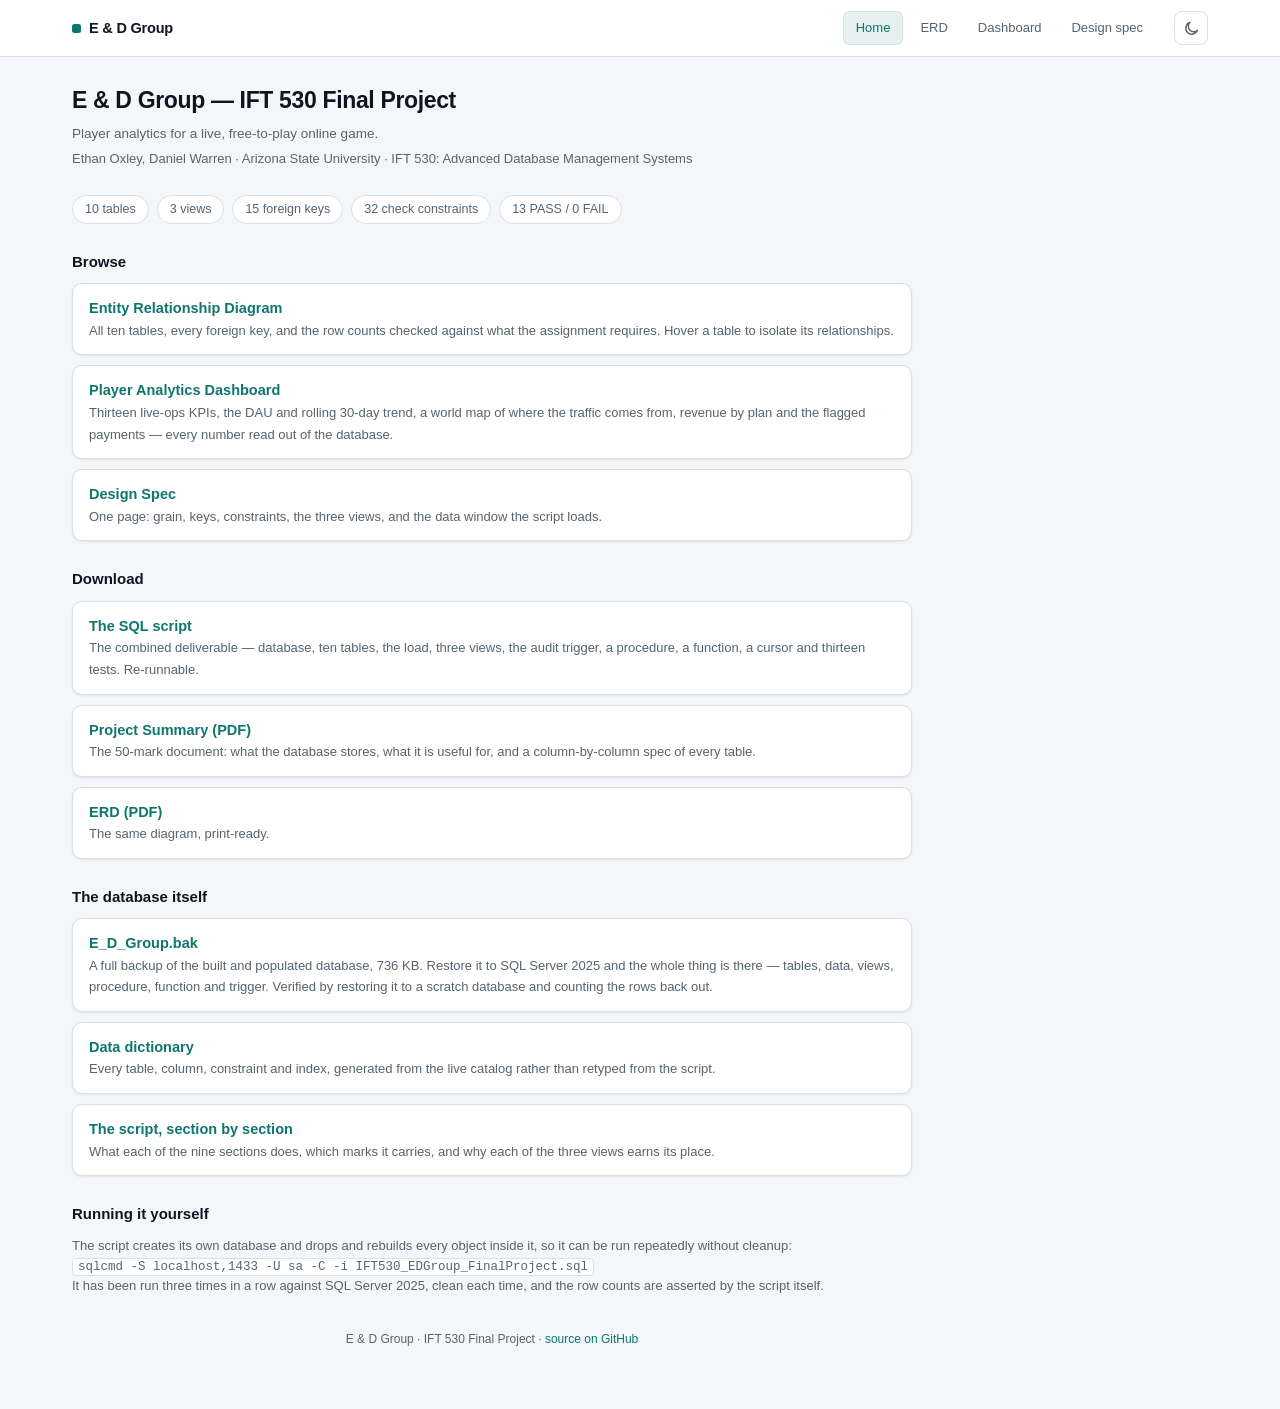
<file: docs/index.html>
<!doctype html>
<html lang="en">
<head>
<meta charset="utf-8">
<meta name="viewport" content="width=device-width, initial-scale=1">
<title>E &amp; D Group — IFT 530 Final Project</title>
<link rel="stylesheet" href="site.css">
<script>try{var t=localStorage.getItem('edg-theme')||(window.matchMedia&&window.matchMedia('(prefers-color-scheme: dark)').matches?'dark':'light');document.documentElement.setAttribute('data-theme',t);}catch(e){}</script>
<style>
  .wrap > * { max-width:840px; }
  .sub { color:var(--muted); margin:0 0 4px; }
  .meta { color:var(--muted); font-size:13px; margin:0 0 26px; }
  ul.links { list-style:none; padding:0; margin:0; }
  ul.links li { margin-bottom:10px; }
  a.card {
    display:block; background:var(--card); border:1px solid var(--line);
    border-radius:10px; padding:13px 16px; text-decoration:none; color:inherit;
  }
  a.card:hover { border-color:var(--accent); }
  a.card b { display:block; color:var(--accent); font-size:14.5px; }
  a.card span { color:var(--muted); font-size:13px; }
  .stats { display:flex; flex-wrap:wrap; gap:8px; padding:0; margin:0 0 8px;
           list-style:none; }
  .stats li { background:var(--card); border:1px solid var(--line);
              border-radius:999px; padding:4px 12px; font-size:12.5px; }
  p.note { color:var(--muted); font-size:13px; }
  code { font:12.5px ui-monospace, SFMono-Regular, Menlo, monospace;
         background:var(--card); border:1px solid var(--line);
         border-radius:4px; padding:1px 5px; }
  footer { color:var(--muted); font-size:12px; margin-top:34px;
           text-align:center; }
</style>
</head>
<body>
<div class="topbar">
  <div class="topbar-in">
    <a class="brand" href="index.html"><span class="mark"></span>E &amp; D Group</a>
    <nav class="sitenav">
      <a class="on" href="index.html">Home</a>
      <a href="erd.html">ERD</a>
      <a href="dashboard.html">Dashboard</a>
      <a href="design_spec.html">Design spec</a>
    </nav>
    <button class="themetoggle" type="button" aria-label="Switch theme"><svg class="i-sun" viewBox="0 0 24 24" fill="none" stroke="currentColor" stroke-width="2" stroke-linecap="round"><circle cx="12" cy="12" r="4.2"/><path d="M12 2.6v2.2M12 19.2v2.2M2.6 12h2.2M19.2 12h2.2M5.1 5.1l1.6 1.6M17.3 17.3l1.6 1.6M18.9 5.1l-1.6 1.6M6.7 17.3l-1.6 1.6"/></svg><svg class="i-moon" viewBox="0 0 24 24" fill="none" stroke="currentColor" stroke-width="2" stroke-linecap="round" stroke-linejoin="round"><path d="M20.5 14.3A8.5 8.5 0 1 1 9.7 3.5a6.8 6.8 0 0 0 10.8 10.8z"/></svg></button>
  </div>
</div>
<div class="wrap">
  <h1>E &amp; D Group &mdash; IFT 530 Final Project</h1>
  <p class="sub">Player analytics for a live, free-to-play online game.</p>
  <p class="meta">Ethan Oxley, Daniel Warren &middot; Arizona State University
    &middot; IFT 530: Advanced Database Management Systems</p>

  <ul class="stats">
    <li>10 tables</li><li>3 views</li><li>15 foreign keys</li>
    <li>32 check constraints</li><li>13 PASS / 0 FAIL</li>
  </ul>

  <h2>Browse</h2>
  <ul class="links">
    <li><a class="card" href="erd.html">
      <b>Entity Relationship Diagram</b>
      <span>All ten tables, every foreign key, and the row counts checked
        against what the assignment requires. Hover a table to isolate its
        relationships.</span></a></li>
    <li><a class="card" href="dashboard.html">
      <b>Player Analytics Dashboard</b>
      <span>Thirteen live-ops KPIs, the DAU and rolling 30-day trend, a world
        map of where the traffic comes from, revenue by plan and the flagged
        payments &mdash; every number read out of the database.</span></a></li>
    <li><a class="card" href="design_spec.html">
      <b>Design Spec</b>
      <span>One page: grain, keys, constraints, the three views, and the
        data window the script loads.</span></a></li>
  </ul>

  <h2>Download</h2>
  <!-- Pages serves /docs as the site root, so these point at the
       repository rather than up a directory. -->
  <ul class="links">
    <li><a class="card" href="https://github.com/dw425/e-d-group-ift530-final/raw/main/IFT530_EDGroup_FinalProject.txt">
      <b>The SQL script</b>
      <span>The combined deliverable &mdash; database, ten tables, the load,
        three views, the audit trigger, a procedure, a function, a cursor and
        thirteen tests. Re-runnable.</span></a></li>
    <li><a class="card" href="https://github.com/dw425/e-d-group-ift530-final/raw/main/IFT530_EDGroup_FinalProjectSummary.pdf">
      <b>Project Summary (PDF)</b>
      <span>The 50-mark document: what the database stores, what it is
        useful for, and a column-by-column spec of every table.</span></a></li>
    <li><a class="card" href="EDGroup_ERD.pdf">
      <b>ERD (PDF)</b>
      <span>The same diagram, print-ready.</span></a></li>
  </ul>

  <h2>The database itself</h2>
  <ul class="links">
    <li><a class="card" href="https://github.com/dw425/e-d-group-ift530-final/raw/main/database/E_D_Group.bak">
      <b>E_D_Group.bak</b>
      <span>A full backup of the built and populated database, 736&nbsp;KB.
        Restore it to SQL Server 2025 and the whole thing is there &mdash;
        tables, data, views, procedure, function and trigger. Verified by
        restoring it to a scratch database and counting the rows back
        out.</span></a></li>
    <li><a class="card" href="https://github.com/dw425/e-d-group-ift530-final/blob/main/database/DATA_DICTIONARY.md">
      <b>Data dictionary</b>
      <span>Every table, column, constraint and index, generated from the
        live catalog rather than retyped from the script.</span></a></li>
    <li><a class="card" href="https://github.com/dw425/e-d-group-ift530-final/blob/main/parts/README.md">
      <b>The script, section by section</b>
      <span>What each of the nine sections does, which marks it carries,
        and why each of the three views earns its place.</span></a></li>
  </ul>

  <h2>Running it yourself</h2>
  <p class="note">The script creates its own database and drops and rebuilds
    every object inside it, so it can be run repeatedly without cleanup:<br>
    <code>sqlcmd -S localhost,1433 -U sa -C -i IFT530_EDGroup_FinalProject.sql</code>
    <br>It has been run three times in a row against SQL Server 2025, clean
    each time, and the row counts are asserted by the script itself.</p>

  <footer>E &amp; D Group &middot; IFT 530 Final Project &middot; <a href="https://github.com/dw425/e-d-group-ift530-final">source on GitHub</a></footer>
</div>
<script src="site.js"></script>
</body>
</html>
</file>
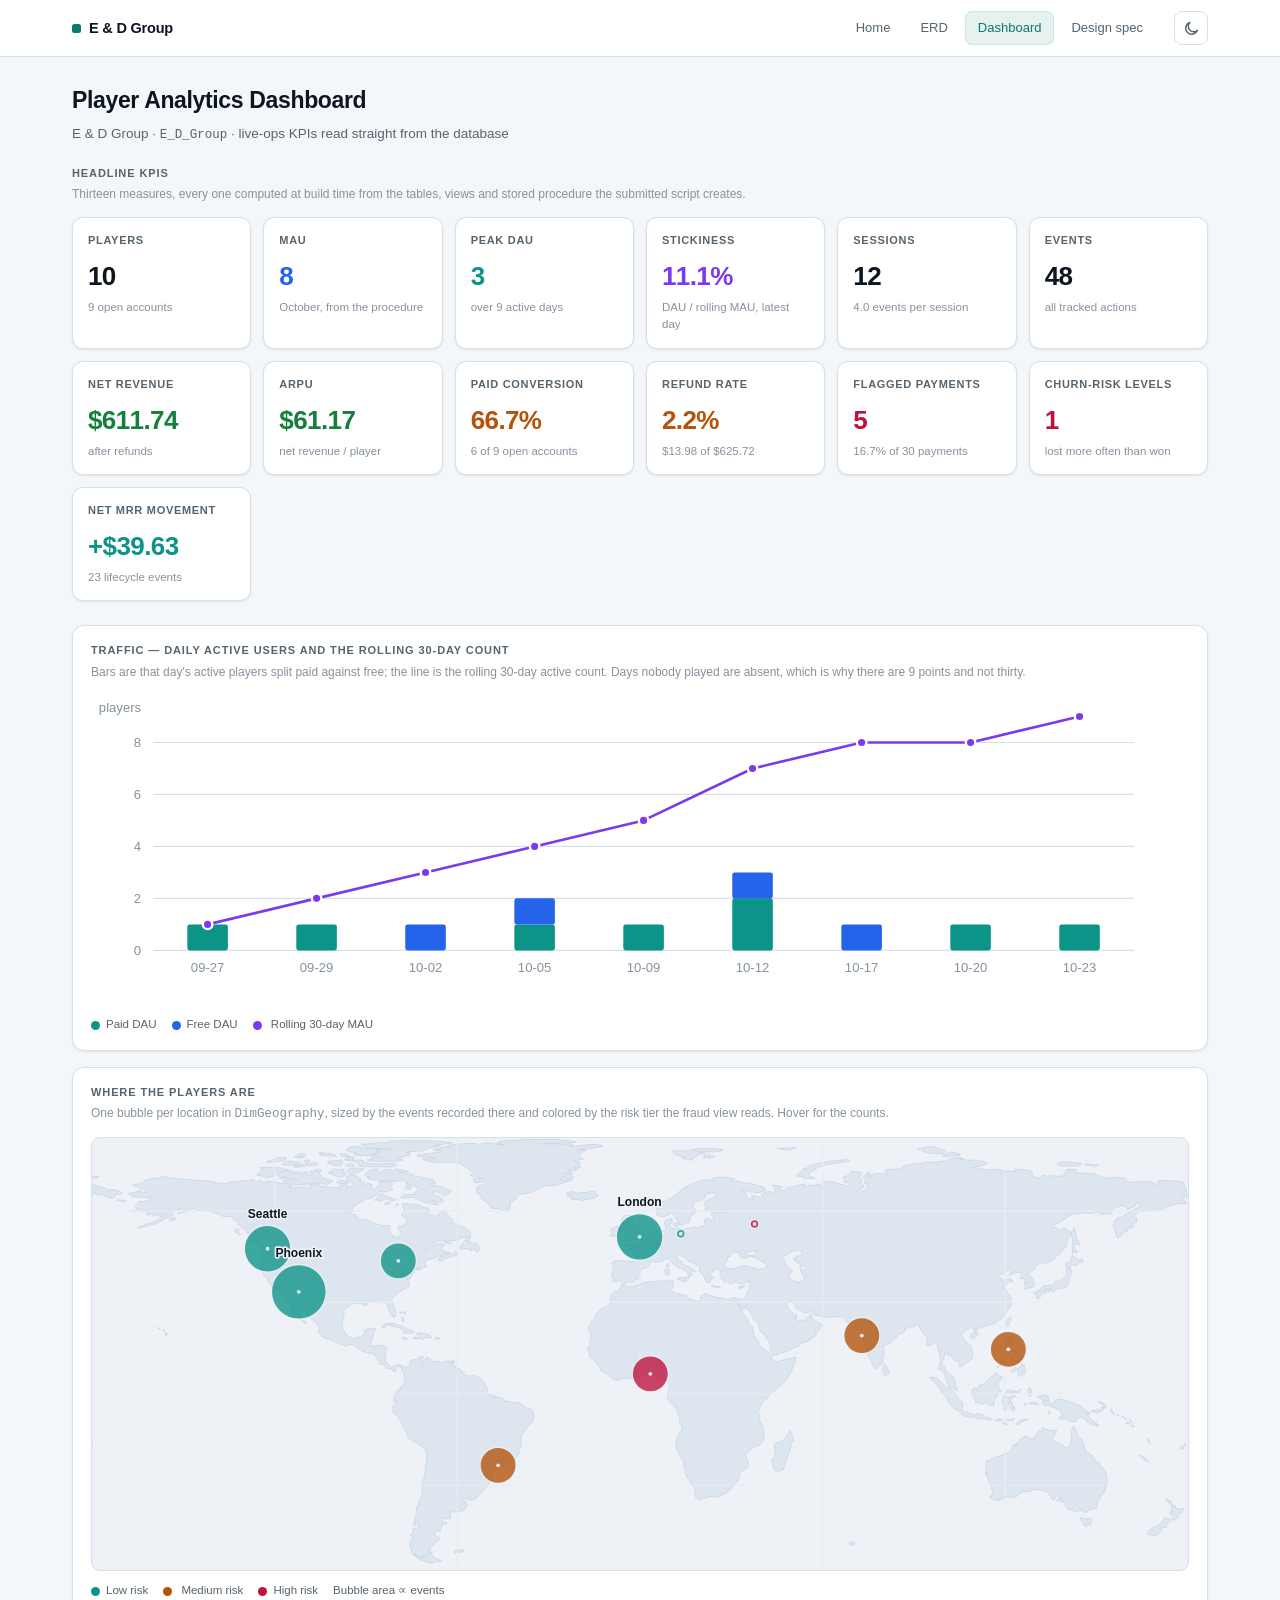
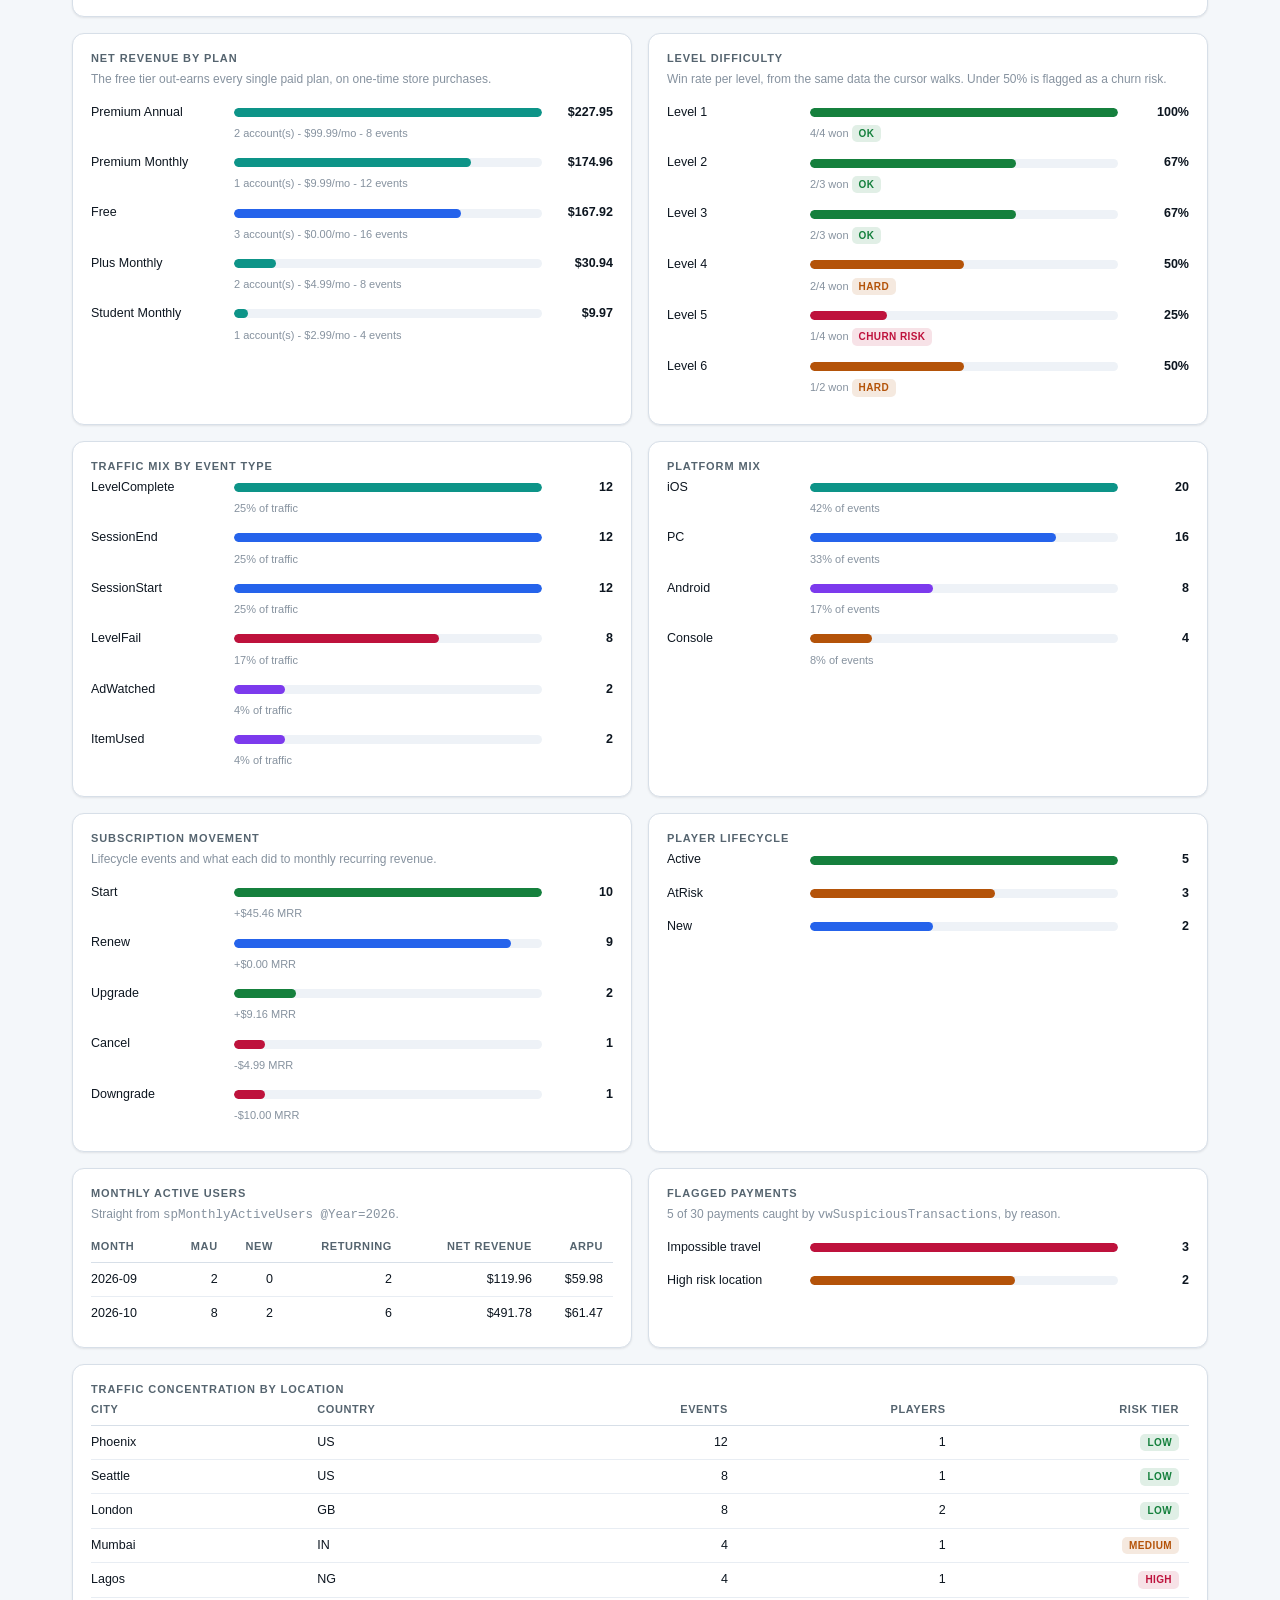
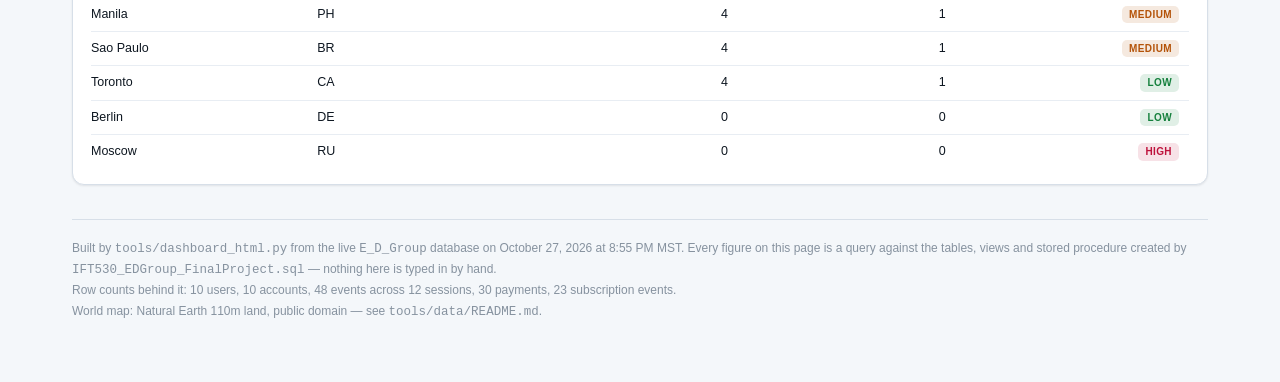
<file: docs/dashboard.html>
<!doctype html>
<html lang="en"><head>
<meta charset="utf-8">
<meta name="viewport" content="width=device-width,initial-scale=1">
<title>E &amp; D Group - Player Analytics Dashboard</title>
<link rel="stylesheet" href="site.css">
<script>try{var t=localStorage.getItem('edg-theme')||(window.matchMedia&&window.matchMedia('(prefers-color-scheme: dark)').matches?'dark':'light');document.documentElement.setAttribute('data-theme',t);}catch(e){}</script>
<style>
.kpis{display:grid;grid-template-columns:repeat(auto-fit,minmax(168px,1fr));
 gap:12px;margin-bottom:24px}
.kpi{background:var(--surface);border:1px solid var(--border);
 border-radius:11px;padding:14px 15px;box-shadow:var(--shadow)}
.kpi-l{color:var(--muted);font-size:11px;text-transform:uppercase;
 letter-spacing:.7px;font-weight:620}
.kpi-v{font-size:26px;font-weight:660;margin:7px 0 2px;letter-spacing:-.6px;
 font-variant-numeric:tabular-nums}
.kpi-s{color:var(--dim);font-size:11.5px}
.grid{display:grid;gap:16px;margin-bottom:16px}
.g2{grid-template-columns:1fr 1fr}
.chart{width:100%;height:auto;display:block;overflow:visible}
line.grid{stroke:var(--border);stroke-width:1}
line.mgrid{stroke:var(--border-soft);stroke-width:1}
text.ax{fill:var(--dim);font-size:11px;font-family:var(--sans)}
text.mlab{fill:var(--text);font-size:11px;font-weight:620;
 font-family:var(--sans);paint-order:stroke;stroke:var(--surface-2);
 stroke-width:3px;stroke-linejoin:round}
polyline.mau{fill:none;stroke:var(--c-violet);stroke-width:2.2;
 stroke-linejoin:round;stroke-linecap:round}
circle.dot{fill:var(--c-violet);stroke:var(--surface);stroke-width:2}
rect.bar:hover,circle.bub:hover{opacity:.82}
.map{width:100%;height:auto;display:block;background:var(--surface-2);
 border-radius:9px;border:1px solid var(--border)}
path.land{fill:var(--land);stroke:var(--land-edge);stroke-width:.6}
circle.bub{opacity:.78;stroke:var(--surface-2);stroke-width:1.2;
 cursor:pointer}
:root{--land:#dde5ee;--land-edge:#c6d2e0}
[data-theme="dark"]{--land:#1b2733;--land-edge:#243343}
@media (prefers-color-scheme:dark){:root:not([data-theme="light"])
 {--land:#1b2733;--land-edge:#243343}}
.legend{display:flex;gap:15px;flex-wrap:wrap;color:var(--muted);
 font-size:11.5px;margin-top:11px}
.sw{display:inline-block;width:9px;height:9px;border-radius:50%;
 margin-right:6px;vertical-align:middle}
.hb{display:grid;grid-template-columns:132px 1fr 60px;
 grid-template-areas:'l t v' '. s s';gap:3px 11px;align-items:center;
 margin-bottom:11px}
.hb-l{grid-area:l;color:var(--text);font-size:12.5px;font-weight:520;
 overflow:hidden;text-overflow:ellipsis;white-space:nowrap}
.hb-t{grid-area:t;background:var(--surface-2);border-radius:5px;height:9px;
 overflow:hidden}
.hb-f{height:100%;border-radius:5px}
.hb-v{grid-area:v;text-align:right;font-size:12.5px;font-weight:620;
 font-variant-numeric:tabular-nums}
.hb-s{grid-area:s;color:var(--dim);font-size:11px}
.card h2{margin:0 0 3px}
@media(max-width:860px){.g2{grid-template-columns:1fr}}
</style>
</head><body>
<div class="topbar">
  <div class="topbar-in">
    <a class="brand" href="index.html"><span class="mark"></span>E &amp; D Group</a>
    <nav class="sitenav">
      <a href="index.html">Home</a>
      <a href="erd.html">ERD</a>
      <a class="on" href="dashboard.html">Dashboard</a>
      <a href="design_spec.html">Design spec</a>
    </nav>
    <button class="themetoggle" type="button" aria-label="Switch theme"><svg class="i-sun" viewBox="0 0 24 24" fill="none" stroke="currentColor" stroke-width="2" stroke-linecap="round"><circle cx="12" cy="12" r="4.2"/><path d="M12 2.6v2.2M12 19.2v2.2M2.6 12h2.2M19.2 12h2.2M5.1 5.1l1.6 1.6M17.3 17.3l1.6 1.6M18.9 5.1l-1.6 1.6M6.7 17.3l-1.6 1.6"/></svg><svg class="i-moon" viewBox="0 0 24 24" fill="none" stroke="currentColor" stroke-width="2" stroke-linecap="round" stroke-linejoin="round"><path d="M20.5 14.3A8.5 8.5 0 1 1 9.7 3.5a6.8 6.8 0 0 0 10.8 10.8z"/></svg></button>
  </div>
</div>

<div class="wrap">

<div class="pagehead">
  <h1>Player Analytics Dashboard</h1>
  <p class="sub">E &amp; D Group &middot; <code>E_D_Group</code>
    &middot; live-ops KPIs read straight from the database</p>
</div>

<p class="eyebrow">Headline KPIs</p>
<p class="note">Thirteen measures, every one computed at build time from
  the tables, views and stored procedure the submitted script creates.</p>
<div class="kpis"><div class="kpi"><div class="kpi-l">Players</div><div class="kpi-v" style="color:var(--text)">10</div><div class="kpi-s">9 open accounts</div></div><div class="kpi"><div class="kpi-l">MAU</div><div class="kpi-v" style="color:var(--c-blue)">8</div><div class="kpi-s">October, from the procedure</div></div><div class="kpi"><div class="kpi-l">Peak DAU</div><div class="kpi-v" style="color:var(--c-teal)">3</div><div class="kpi-s">over 9 active days</div></div><div class="kpi"><div class="kpi-l">Stickiness</div><div class="kpi-v" style="color:var(--c-violet)">11.1%</div><div class="kpi-s">DAU / rolling MAU, latest day</div></div><div class="kpi"><div class="kpi-l">Sessions</div><div class="kpi-v" style="color:var(--text)">12</div><div class="kpi-s">4.0 events per session</div></div><div class="kpi"><div class="kpi-l">Events</div><div class="kpi-v" style="color:var(--text)">48</div><div class="kpi-s">all tracked actions</div></div><div class="kpi"><div class="kpi-l">Net revenue</div><div class="kpi-v" style="color:var(--c-green)">$611.74</div><div class="kpi-s">after refunds</div></div><div class="kpi"><div class="kpi-l">ARPU</div><div class="kpi-v" style="color:var(--c-green)">$61.17</div><div class="kpi-s">net revenue / player</div></div><div class="kpi"><div class="kpi-l">Paid conversion</div><div class="kpi-v" style="color:var(--c-amber)">66.7%</div><div class="kpi-s">6 of 9 open accounts</div></div><div class="kpi"><div class="kpi-l">Refund rate</div><div class="kpi-v" style="color:var(--c-amber)">2.2%</div><div class="kpi-s">$13.98 of $625.72</div></div><div class="kpi"><div class="kpi-l">Flagged payments</div><div class="kpi-v" style="color:var(--c-rose)">5</div><div class="kpi-s">16.7% of 30 payments</div></div><div class="kpi"><div class="kpi-l">Churn-risk levels</div><div class="kpi-v" style="color:var(--c-rose)">1</div><div class="kpi-s">lost more often than won</div></div><div class="kpi"><div class="kpi-l">Net MRR movement</div><div class="kpi-v" style="color:var(--c-teal)">+$39.63</div><div class="kpi-s">23 lifecycle events</div></div></div>

<div class="grid g2">
  <div class="card" style="grid-column:1/-1">
    <p class="eyebrow">Traffic &mdash; daily active users and the rolling 30-day count</p>
    <p class="note">Bars are that day's active players split paid against
      free; the line is the rolling 30-day active count. Days nobody
      played are absent, which is why there are 9 points and
      not thirty.</p>
    <svg viewBox="0 0 920 260" class="chart"><line class="grid" x1="52" y1="214.0" x2="874" y2="214.0"/><text class="ax" x="42" y="218.0" text-anchor="end">0</text><line class="grid" x1="52" y1="170.4" x2="874" y2="170.4"/><text class="ax" x="42" y="174.4" text-anchor="end">2</text><line class="grid" x1="52" y1="126.9" x2="874" y2="126.9"/><text class="ax" x="42" y="130.9" text-anchor="end">4</text><line class="grid" x1="52" y1="83.3" x2="874" y2="83.3"/><text class="ax" x="42" y="87.3" text-anchor="end">6</text><line class="grid" x1="52" y1="39.8" x2="874" y2="39.8"/><text class="ax" x="42" y="43.8" text-anchor="end">8</text><rect class="bar" x="80.7" y="192.2" width="34.0" height="21.8" rx="2" fill="var(--c-teal)"><title>2026-09-27: 1 paid</title></rect><text class="ax" x="97.7" y="232" text-anchor="middle">09-27</text><rect class="bar" x="172.0" y="192.2" width="34.0" height="21.8" rx="2" fill="var(--c-teal)"><title>2026-09-29: 1 paid</title></rect><text class="ax" x="189.0" y="232" text-anchor="middle">09-29</text><rect class="bar" x="263.3" y="192.2" width="34.0" height="21.8" rx="2" fill="var(--c-blue)"><title>2026-10-02: 1 free</title></rect><text class="ax" x="280.3" y="232" text-anchor="middle">10-02</text><rect class="bar" x="354.7" y="192.2" width="34.0" height="21.8" rx="2" fill="var(--c-teal)"><title>2026-10-05: 1 paid</title></rect><rect class="bar" x="354.7" y="170.4" width="34.0" height="21.8" rx="2" fill="var(--c-blue)"><title>2026-10-05: 1 free</title></rect><text class="ax" x="371.7" y="232" text-anchor="middle">10-05</text><rect class="bar" x="446.0" y="192.2" width="34.0" height="21.8" rx="2" fill="var(--c-teal)"><title>2026-10-09: 1 paid</title></rect><text class="ax" x="463.0" y="232" text-anchor="middle">10-09</text><rect class="bar" x="537.3" y="170.4" width="34.0" height="43.6" rx="2" fill="var(--c-teal)"><title>2026-10-12: 2 paid</title></rect><rect class="bar" x="537.3" y="148.7" width="34.0" height="21.8" rx="2" fill="var(--c-blue)"><title>2026-10-12: 1 free</title></rect><text class="ax" x="554.3" y="232" text-anchor="middle">10-12</text><rect class="bar" x="628.7" y="192.2" width="34.0" height="21.8" rx="2" fill="var(--c-blue)"><title>2026-10-17: 1 free</title></rect><text class="ax" x="645.7" y="232" text-anchor="middle">10-17</text><rect class="bar" x="720.0" y="192.2" width="34.0" height="21.8" rx="2" fill="var(--c-teal)"><title>2026-10-20: 1 paid</title></rect><text class="ax" x="737.0" y="232" text-anchor="middle">10-20</text><rect class="bar" x="811.3" y="192.2" width="34.0" height="21.8" rx="2" fill="var(--c-teal)"><title>2026-10-23: 1 paid</title></rect><text class="ax" x="828.3" y="232" text-anchor="middle">10-23</text><polyline class="mau" points="97.7,192.2 189.0,170.4 280.3,148.7 371.7,126.9 463.0,105.1 554.3,61.6 645.7,39.8 737.0,39.8 828.3,18.0"/><circle class="dot" cx="97.7" cy="192.2" r="4"><title>2026-09-27: MAU 1, stickiness 100.0%</title></circle><circle class="dot" cx="189.0" cy="170.4" r="4"><title>2026-09-29: MAU 2, stickiness 50.0%</title></circle><circle class="dot" cx="280.3" cy="148.7" r="4"><title>2026-10-02: MAU 3, stickiness 33.3%</title></circle><circle class="dot" cx="371.7" cy="126.9" r="4"><title>2026-10-05: MAU 4, stickiness 50.0%</title></circle><circle class="dot" cx="463.0" cy="105.1" r="4"><title>2026-10-09: MAU 5, stickiness 20.0%</title></circle><circle class="dot" cx="554.3" cy="61.6" r="4"><title>2026-10-12: MAU 7, stickiness 42.9%</title></circle><circle class="dot" cx="645.7" cy="39.8" r="4"><title>2026-10-17: MAU 8, stickiness 12.5%</title></circle><circle class="dot" cx="737.0" cy="39.8" r="4"><title>2026-10-20: MAU 8, stickiness 12.5%</title></circle><circle class="dot" cx="828.3" cy="18.0" r="4"><title>2026-10-23: MAU 9, stickiness 11.1%</title></circle><text class="ax" x="42" y="14" text-anchor="end">players</text></svg>
    <div class="legend">
      <span><span class="sw" style="background:var(--c-teal)"></span>Paid
        DAU</span>
      <span><span class="sw" style="background:var(--c-blue)"></span>Free
        DAU</span>
      <span><span class="sw" style="background:var(--c-violet)"></span>
        Rolling 30-day MAU</span>
    </div>
  </div>

  <div class="card" style="grid-column:1/-1">
    <p class="eyebrow">Where the players are</p>
    <p class="note">One bubble per location in
      <code>DimGeography</code>, sized by the events recorded there and
      colored by the risk tier the fraud view reads. Hover for the
      counts.</p>
    <svg viewBox="0 0 1000.0 394.4" class="map"><path d="M311.8,382.9 L315.4,384.6 L319.3,385.3 L318.1,386.7 L315.4,386.8 L314,385.8 L313.1,386.9 L310.7,387.8 L307.7,387.5 L299.3,384.7 L292.6,380.1 L302.5,383.5 L304.8,380.4 L307.4,379.2 L309.3,379.5 L311.8,382.9ZM337.4,375.3 L339.6,376.5 L338.8,377.5 L335,378.3 L333.8,377.4 L331.4,378.6 L330,377.4 L333.3,375.7 L335.7,376.4 L337.4,375.3ZM695.2,371.4 L691,371.6 L691.5,368.4 L695.9,369.6 L695.2,371.4ZM903.9,346.6 L906.6,347.6 L911.9,346.9 L912.1,350.2 L911.2,351.1 L910.9,353.4 L909.9,352.6 L908,354.5 L905.7,354.3 L902,347.7 L902.1,346.4 L903.9,346.6ZM980.6,347 L981.2,348.1 L983.2,347 L984,348.2 L984,349.4 L979.8,353.8 L980.8,355.1 L978.6,355.2 L976.3,356.2 L973.9,360.9 L970.4,362.9 L963,361.7 L962.5,360.7 L964,358.6 L967.5,355.9 L973.7,352.9 L977.6,348.7 L978,347.1 L980,345.8 L980.6,347ZM985,333.8 L987,336.7 L987.1,334.8 L988.4,335.6 L988.8,337.7 L991,338.6 L992.9,338.8 L994.5,337.7 L995.9,338 L994.4,342.1 L992.2,342.1 L991.5,342.9 L991.8,344.1 L988.9,348 L986.8,349.1 L985.1,348 L986.7,345.7 L985.8,344.2 L982.8,343.1 L982.9,342.1 L984.9,341.1 L985.3,337.2 L984.2,334.8 L979.5,329.2 L980.6,329 L982.1,330.6 L984.2,331.3 L985,333.8ZM964.2,294.9 L963.2,295.6 L959.7,293.6 L955.6,289.2 L958.4,290.2 L964.2,294.9ZM995.5,281.5 L996.4,282.3 L996,283.8 L992.7,283.8 L992.5,282.6 L993.5,281.6 L995.5,281.5ZM998.2,280 L996.5,280.6 L996.1,279.6 L998.4,278.8 L998.2,280ZM0.2,279.2 L0,278 L0.6,277.8 L0.2,279.2ZM966.2,279.1 L965.3,279.4 L964.5,277.5 L966.2,279.1ZM964.2,274.8 L964.6,277.1 L963.3,276.9 L962.9,274 L964.2,274.8ZM639,271 L640.2,275.6 L639.9,277 L639.4,277.8 L638.5,276.2 L638,277 L638.3,280.2 L637.5,280.9 L637.3,283.2 L630.8,302.6 L626.1,304.4 L622.3,302.7 L620.2,294.6 L620.6,292.6 L621.9,292.1 L623.3,289.1 L623.5,287.3 L622.1,281.7 L623.5,278.4 L628.6,277.2 L632.5,273.9 L633.3,272.5 L633,271.3 L634.1,271.6 L635.7,269.7 L635.7,268 L636.7,266.8 L639,271ZM898.8,271.6 L899.8,273.7 L901.6,272.7 L903.8,275 L904.1,278.6 L905.2,280.3 L906.6,286 L913.5,290 L913.1,290.6 L914.7,292.4 L915.8,295.4 L916.9,294.8 L918,296 L918.7,295.6 L919.2,298.5 L924.6,303.5 L925.4,305.8 L925.3,309.1 L926.6,311.4 L924.7,321.2 L923.5,323.8 L921.4,325.1 L917.6,332.4 L916.7,337.3 L915.1,338.3 L912,338.4 L906.4,341.8 L902.4,340 L902.9,338.6 L898.9,341.1 L890.7,338.9 L888.9,337.2 L887.7,333.7 L886.3,332.6 L883.7,332.3 L884.6,330.9 L883.9,328.8 L882.6,330.8 L880.1,331.3 L883,326.8 L882.8,324.7 L878.8,328 L877.7,330.3 L875.6,329.1 L875.7,327.6 L872.5,324.6 L873,323.9 L864.8,320.8 L859.8,321.1 L853.1,323 L850.4,322.8 L845.1,324.9 L843.5,327.5 L833,327.7 L827.8,330.7 L824,330.6 L819.5,328.3 L819.6,326.7 L821.4,325.7 L821.4,321.1 L819.9,318.3 L819.6,315.2 L817.1,311.4 L816.8,309.3 L814.8,305.9 L816.1,307.1 L815.1,304.5 L817.3,306.4 L817.3,305 L815,301.1 L816.2,297.4 L815.9,295.8 L817.1,293.8 L817.3,295.9 L818.5,294 L824.2,290.8 L826.2,291 L831.3,288.8 L835.7,288 L839.6,283.9 L839.8,281.3 L841.7,278.9 L842.9,281.3 L844.1,280.7 L843.1,279.4 L843.9,278.1 L845.2,278.7 L845.5,276.6 L847.7,274.1 L849.1,273.6 L849.1,272.9 L850.3,273.2 L850.4,272.5 L853,271.7 L856.6,274.6 L860.1,274.9 L859.5,273.4 L860.8,271.2 L862.1,270.4 L861.6,269.7 L862.8,268.2 L864.5,267.2 L868.3,267 L868.2,265.6 L866.2,264.6 L867.7,264.2 L871,266.1 L875.8,267.4 L879.1,266.3 L880.4,267.6 L878.6,270.3 L877.7,270.3 L878,271.5 L876.2,274.2 L876.4,275 L884.2,280 L886.4,280.7 L886.8,281.6 L889.5,282.5 L891.3,281.6 L892.4,278.9 L893.6,275.1 L893.1,271.4 L894,268.7 L893.6,267.8 L894.8,264 L895.9,263 L898.7,269 L898.8,271.6ZM950.3,262.5 L951.1,263.4 L949.2,263.4 L948.1,261.7 L950.3,262.5ZM835.3,261.8 L834.2,261.8 L830.5,259.9 L833.1,259.3 L835.5,261 L835.3,261.8ZM946.8,260.8 L944,260.5 L943.4,260.1 L943.6,259 L945.5,259.4 L946.8,260.8ZM949.1,260 L948.7,260.5 L946.1,256.4 L947,256.4 L949.1,260ZM845.7,261.5 L842.9,261.8 L844.4,259.1 L847.5,257.4 L852.7,256.3 L853.7,256.7 L847.5,259.4 L845.7,261.5ZM827.5,255.8 L828.5,256.6 L830.2,256.3 L830.9,257.5 L824.3,258.4 L825.2,256.8 L826.8,256.8 L827.5,255.8ZM841.4,255.8 L841,257.4 L836.8,258.1 L833.1,257.8 L833.1,256.8 L835.3,256.2 L837.1,257 L841.4,255.8ZM944.1,256.5 L944.2,257.1 L939.5,253.9 L941.2,254.3 L944.1,256.5ZM937.6,253.7 L935.8,253.3 L934.8,251.7 L937.6,253.7ZM801.7,252.2 L807.1,252.4 L807.7,251.3 L812.8,252.6 L813.8,254.4 L818,254.9 L821.4,256.6 L818.2,257.6 L815.2,256.5 L809.8,256.4 L801.9,254.6 L800.8,254.9 L795.7,253.8 L795.2,252.6 L792.7,252.4 L794.6,249.7 L798,249.9 L801.4,251.2 L801.7,252.2ZM874.2,250.6 L872.8,252.5 L872.5,250.4 L873.6,248.5 L874.2,250.6ZM933,252.3 L932.2,252.6 L931,251.5 L929.2,247.6 L929.6,247.3 L933.4,251.5 L933,252.3ZM922.2,248.6 L917.3,250.9 L912,249.3 L912.2,248.4 L916.2,248.6 L917.1,247.2 L917.3,248.7 L918.9,248.5 L921.2,246.5 L920.9,244.9 L923.2,245.3 L922.2,248.6ZM853.5,242.9 L852.4,243.9 L850.5,243.4 L850,242.2 L852.8,242 L853.5,242.9ZM862.4,241.9 L863.4,244.1 L861.1,242.9 L855.3,242.8 L855.9,241.2 L859.4,241.1 L862.4,241.9ZM925.4,245.8 L924.5,246.6 L923.4,243.9 L918.5,240.9 L919.3,240.3 L922.9,242.3 L925.1,244.4 L925.4,245.8ZM872.6,236.5 L873.4,241 L876.3,242.7 L878.6,239.7 L881.8,238.1 L884.2,238.1 L901.6,244.1 L905.1,246.9 L905.5,248.5 L910.1,250.2 L910.8,251.7 L908.3,252 L908.9,253.9 L911.3,255.7 L913.2,258.6 L914.7,258.5 L914.6,259.8 L916.8,260.2 L915.9,260.8 L918.9,261.9 L918.6,262.7 L916.7,262.9 L916.1,262.2 L910.9,261.5 L907.1,258.2 L905.7,255.7 L902.1,254.5 L898,256.2 L898.4,258.3 L896.2,259.2 L891.8,258.7 L889.3,256.4 L886.5,255.8 L885.8,256.6 L882.3,256.7 L883.4,254.4 L885.2,253.7 L883.1,248.3 L877.7,246 L875.5,245.7 L871.3,243.2 L870.5,244.5 L869.4,244.8 L868.8,242.5 L866.6,241.2 L871.6,240.2 L871.4,239.5 L867.3,239.5 L866.2,237.8 L863.7,237.3 L862.6,235.9 L866.3,235.3 L867.7,234.4 L872.2,235.5 L872.6,236.5ZM847.9,229.4 L845.7,232.1 L843.6,232.7 L840.9,232.1 L833.8,232.7 L833.4,234.8 L835.9,237.2 L837.4,236 L842.6,235 L842.4,236.3 L841.2,235.9 L840,237.5 L837.5,238.6 L840.2,242.2 L839.6,243.1 L842.1,246.3 L842.1,248.2 L840.6,249 L839.5,248 L840.9,245.7 L838.2,246.8 L837.5,246 L837.8,245 L835.8,243.3 L836,240.6 L834.2,241.5 L834.5,248.7 L832.8,249.1 L831.6,248.3 L832.4,245.7 L831.9,243 L830.8,243 L829.9,241.1 L833.4,231.8 L835.8,229.7 L841.5,230.9 L844.7,230.8 L847.4,228.8 L847.9,229.4ZM857.5,230.2 L857.3,232.6 L855.9,232.3 L855.5,234 L856.6,235.5 L855.8,235.8 L853.9,230.5 L855.4,227.3 L855.6,228.8 L857.2,229.1 L857.5,230.2ZM793.9,249.6 L790.9,249.6 L785,245.1 L781.7,241.1 L778.2,235.1 L775.7,232.8 L773.9,228.3 L771.4,226.5 L769.9,224.1 L764.9,219.5 L764.7,218.1 L770.8,218.8 L779.6,227.5 L782.4,227.5 L786.3,231.8 L788.4,233 L787.3,235.3 L789.9,236.3 L791.4,239.8 L793.4,240.1 L794.7,241.8 L793.9,249.6ZM827.4,228.3 L830.5,230.8 L827.3,231.2 L826.3,233 L826.4,235.6 L823.8,237.5 L822.6,244.5 L822.2,243.5 L819.1,244.7 L818,243 L814.6,242 L811.3,243 L810.3,241.7 L806.2,241.5 L805.8,237.8 L804.4,237 L803,234.6 L803,229.6 L804.6,227.8 L806.7,228.7 L808.8,228.2 L809.4,225.8 L813.9,224.7 L818.3,219.7 L822.8,216.3 L824.2,214.1 L825.4,214.1 L826.8,215.5 L826.9,216.7 L831.1,218.3 L830.9,219.4 L829,219.5 L829.5,220.9 L827.5,221.8 L825.9,224.3 L827.9,227 L827.4,228.3ZM851,210 L851.5,213.4 L850.5,215.9 L849.5,213.1 L848.2,214.5 L849.1,216.5 L848.3,217.8 L845.1,216.2 L844.3,214.2 L845.1,212.9 L843.4,211.6 L842.5,212.7 L841.2,212.6 L839.1,214.2 L838.7,213.4 L839.8,211 L843,209.2 L844,210.4 L846.1,209.7 L846.6,208.4 L848.5,208.4 L848.4,206.2 L850.6,207.5 L851,210ZM725.6,216.1 L723.2,216.8 L721.9,214.5 L721.4,210.6 L722.6,206 L724.6,207.6 L727.2,212.4 L726.8,215.3 L725.6,216.1ZM330.7,205.2 L327.9,205.3 L328.7,204.5 L328.7,203.4 L330.3,203.1 L330.8,203.2 L330.7,205.2ZM844.4,204.8 L841.7,208.3 L839.9,206.4 L841.2,204.8 L841.5,203.1 L843.1,202.9 L842.6,204.8 L844.7,202.1 L844.4,204.8ZM829.2,207.5 L825.5,210.1 L830.5,204.5 L832,201.8 L832.5,204 L829.2,207.5ZM838.6,200.3 L842,201.2 L841.9,202.3 L838.9,204.3 L838.6,200.3ZM848.6,199.5 L849.4,202.6 L847.3,201.9 L848,204.6 L846.7,205.2 L846.6,203.2 L845.7,203.1 L845.3,201.4 L846.9,201.6 L846.9,200.6 L845.2,198.5 L847.9,198.5 L848.6,199.5ZM837.6,197 L836.8,199.4 L834.2,195.9 L836.6,196 L837.6,197ZM837,181.9 L838.7,182.7 L839.6,182 L839.4,183.9 L840.3,185.9 L839.6,188.2 L838,189.1 L837.5,191.3 L838.1,193.5 L840.8,193.5 L844.3,195 L844.7,198.5 L841.5,195.7 L840.8,196.7 L839,195 L836.5,195.5 L835.1,194.8 L836.1,193 L835.3,192.3 L834.9,193.3 L833.5,191.7 L833,187.9 L834.1,188.8 L834.4,184.4 L835.3,181.9 L837,181.9ZM317.8,182.7 L317.1,183.4 L313.4,183.5 L313.2,182.3 L315.9,181.9 L317.8,182.7ZM286.4,183.7 L285.5,184.2 L282.4,182.7 L283.9,181.9 L286.4,182.2 L288.3,183.6 L286.4,183.7ZM298.4,178.1 L305.7,178.8 L306.2,179.7 L307.7,179.7 L307.6,180.5 L310.2,181.6 L309.2,182.8 L305.7,182.1 L304.1,182.8 L303.7,182.1 L301.7,184.4 L300.8,183.2 L299,182.7 L294.7,183.2 L293.2,182.4 L293.4,181.5 L298.1,182.1 L299.1,181.5 L297.8,180.3 L297.8,179.2 L296.1,178.8 L296.7,178 L298.4,178.1ZM806.5,181.4 L804.1,182.8 L801.8,181.9 L801.7,179.5 L803.1,178.3 L807.7,177.6 L808.4,178.6 L806.5,181.4ZM67.9,180.3 L66.8,180.4 L66.5,178.6 L67.1,177 L70,179.1 L67.9,180.3ZM66.4,176 L65.5,176.2 L64.7,175.2 L66,175.2 L66.4,176ZM62.1,174.1 L60.8,174.1 L60.3,173.4 L61,173 L62.1,174.1ZM57.4,172.3 L56.1,172 L57.3,171.6 L57.4,172.3ZM278.7,170.1 L279.8,171.1 L282.4,170.8 L287.4,174.4 L290,175 L289.8,175.7 L291.9,175.9 L293.9,177 L293.6,177.6 L291.8,178 L284,178.2 L285.9,176.6 L283,175.7 L281.3,173.3 L279.8,173.4 L271.8,171.1 L272.8,170.5 L270.1,170.3 L266.5,172.5 L264,172.5 L267.3,170 L271.5,168.9 L276.1,169.2 L278.7,170.1ZM284.6,167.3 L283.9,167.5 L282.2,165.1 L282.8,163.3 L283.6,163.4 L284.6,167.3ZM836.6,170 L835.4,172.3 L833.9,170 L833.6,167.9 L837.5,163.1 L838.8,163.9 L836.6,170ZM283.8,159.5 L280.8,159.9 L280.6,158.9 L283.8,158.8 L283.8,159.5ZM286.1,159.5 L285.6,161.4 L283.9,158.2 L286.1,159.5ZM874,138.5 L874.4,139.4 L872.8,141.1 L871.6,140.2 L870.2,140.9 L869.5,142.5 L867.7,141.7 L867.7,140.4 L869.2,138.7 L870.8,139 L872,137.9 L874,138.5ZM596,134.2 L594.2,135.4 L594.5,136.2 L591.6,137.3 L590.3,136.9 L589.6,135.8 L596,134.2ZM565.8,134.2 L567.4,135.1 L573,135.3 L572.7,136.1 L568.7,136.3 L565.3,135.3 L565.8,134.2ZM543.1,127.1 L541.9,131.6 L534.5,128.9 L534.9,127.4 L543.1,127.1ZM525.6,118.9 L527.2,120.8 L526.9,124.5 L525.6,124.3 L524.5,125.3 L523.4,124.5 L522.7,119.6 L524.2,119.7 L525.6,118.9ZM891.6,130.2 L890.6,132.4 L891,133.8 L889.6,135.7 L886,137 L881.2,137.2 L877.2,140.4 L875.3,139.3 L875.2,137.2 L870.4,137.8 L867.1,139.2 L863.9,139.2 L866.7,141.3 L864.8,146 L863,147.1 L861.7,146.1 L862.4,143.6 L860.6,142.7 L859.5,140.8 L862.1,140 L868.4,134.9 L873.9,134.1 L876.9,134.6 L879.8,129.7 L881.6,131 L887.3,127.2 L889,123.8 L888.6,120.7 L889.7,118.9 L892.7,118.4 L894.2,122.2 L894.1,124.5 L891.6,127.3 L891.6,130.2ZM526.6,116.2 L525.6,118.4 L524.4,117.8 L523.7,116 L526.1,113.9 L526.6,116.2ZM899.8,110.6 L901.7,111.2 L903.7,110 L904.3,113.2 L900.2,113.9 L897.7,116.7 L893.4,114.8 L891.9,117.8 L888.8,117.9 L888.4,115.1 L889.8,113 L892.7,112.8 L894.4,106.8 L897.6,109.7 L899.8,110.6ZM323.2,104 L327.7,104.3 L325.3,105.6 L321.8,104.5 L321.1,103.5 L322.2,102.7 L323.2,104ZM328.3,96.9 L323.4,96.1 L320.8,94.8 L325.4,95.3 L328.3,96.9ZM156.9,98.6 L155.5,99 L151,97.7 L147.1,95 L144.3,94.5 L143.2,92.9 L143.4,92.3 L150.7,93.6 L153,95.9 L155.8,97 L156.9,98.6ZM344.1,92.5 L342.2,95 L344,94 L345.9,94.6 L344.9,95.6 L347.4,96.4 L348.7,95.7 L351.5,96.5 L350.6,98.6 L352.5,98.1 L353.8,101.3 L352.6,103.7 L349.5,103.3 L350.1,101 L349.3,100.7 L346.1,103.1 L344.5,103 L346.4,101.7 L343.7,101 L335.4,101.1 L334.9,100.3 L336.7,99.3 L335.5,98.5 L337.8,96.9 L340.7,92.4 L342.4,90.9 L346.1,90 L344.1,92.5ZM131.4,83.2 L134,83 L133.2,86.2 L135.6,88.4 L134.5,88.4 L130.4,85 L130.1,82.9 L131.4,83.2ZM899,92.4 L901.8,97.3 L897.7,96.4 L896,100.4 L898.7,103.2 L898.6,105.2 L896.5,103.5 L894.7,105.6 L894.2,97.6 L894.9,91.8 L893.3,89.1 L893.6,85.3 L896.1,84 L895,82.7 L896.3,82.3 L899,92.4ZM481.1,88.2 L476.2,89.8 L472.3,89.4 L474.5,86.5 L473.1,83.7 L479,80.2 L481.3,80.1 L484.3,81.8 L482.8,83.7 L483.2,85.7 L481.1,88.2ZM535.3,78.9 L533.6,81.1 L530.7,79.5 L530.3,78.4 L534.4,77.5 L535.3,78.9ZM75,74.7 L72.2,75.7 L70.8,75 L70.4,73.7 L74.4,72.3 L77.4,73.4 L75,74.7ZM491.7,70.5 L488.7,73.5 L494.6,73.1 L493.8,75.4 L491.3,77.9 L494.2,78 L496.9,81.6 L498.8,82 L501.3,86.3 L504.7,86.8 L504.3,88.6 L502.9,89.4 L504,90.9 L501.5,92.3 L493.1,93.1 L491.8,92.5 L490,93.8 L487.4,93.5 L485.4,94.6 L484,94 L488,91.1 L490.5,90.5 L486.2,90 L485.4,88.9 L488.3,88.1 L486.7,86.6 L487.3,84.7 L491.4,85 L491.8,83.4 L489.9,81.6 L486.5,81.1 L485.9,80.4 L486.9,79.1 L486,78.4 L484.5,79.7 L484.3,77 L482.9,75.6 L483.9,72.7 L486.1,70.5 L491.7,70.5ZM40.1,66.9 L38.4,67.3 L34.8,66.1 L39.8,65.9 L40.1,66.9ZM279.8,60.7 L278.7,62.1 L276.8,61.1 L278,60 L279.8,60.7ZM272.5,59.1 L269.3,60.7 L267.3,60.6 L266.7,59.9 L268.7,58.6 L272.6,58.6 L272.5,59.1ZM23,56.2 L31.4,57.5 L29.1,58.4 L25.9,57.3 L23.5,57.5 L22.8,57.2 L23,56.2ZM263.4,51 L264,52.2 L265.4,51.7 L273.2,54.3 L273.5,55.6 L275.5,55.4 L277.5,56.3 L275,57.2 L270.7,56.5 L269.1,55.3 L262.4,58.2 L261.5,56.6 L257.7,56.8 L260.1,55.5 L261.4,50.7 L263.4,51ZM459.7,48.7 L459.1,50.5 L462.2,52.4 L458.6,54.5 L448.2,57 L436.8,55.7 L439.5,54.4 L433.5,53.1 L438.4,52.5 L438.3,51.7 L432.4,51.1 L434.3,49.3 L438.5,48.9 L442.8,50.7 L447.1,49.2 L450.6,50 L455.1,48.5 L459.7,48.7ZM289.3,46.8 L286.1,46.9 L285.5,45.6 L286.6,44 L289.2,43.6 L291.3,44.4 L291.1,46 L289.3,46.8ZM13.8,48.4 L15.7,49.1 L15.1,47 L22.6,47.5 L28.1,50.1 L25.3,51.3 L20.7,51.6 L20.7,54.3 L19.6,54.9 L17,54.8 L11.2,53 L10.5,51.8 L4.6,51.7 L3,50.7 L3.6,49.7 L0.3,50.3 L1.6,51.7 L0,52.8 L0,41.8 L14.1,46.7 L13.8,48.4ZM234.3,41.4 L232.6,42.3 L228.8,41.5 L226.6,41.8 L222.8,40.6 L227.2,38.5 L231.8,39.8 L234.3,41.4ZM3.6,36.4 L0,36.6 L0,34.7 L6.7,35.4 L3.6,36.4ZM248.5,40.3 L248.5,43.1 L252.2,40.9 L255.5,42.7 L254.7,44.8 L257.4,46.7 L262.3,42.3 L262.4,39.2 L270.5,39.8 L274.2,41.2 L274.4,42.6 L272.3,44.1 L274.3,45.6 L273.9,46.9 L268.5,48.9 L264.6,49.3 L261.8,48.4 L257.4,53.4 L254.2,55.3 L250.2,55.5 L248,56.6 L247.9,58.4 L244.6,58.8 L241.2,61 L238.2,64.2 L237.1,66.4 L237,69.6 L241.1,70 L243.6,74.8 L247.5,74.2 L252.7,75.4 L257.4,77.8 L263.9,79.7 L271.5,80.1 L271,82.5 L271.9,85.3 L273.9,88.5 L278,91.1 L280.2,90.2 L281.7,87.3 L280.2,82.9 L278.3,81.5 L282.7,80.2 L285.8,78.2 L287.4,76.3 L287.2,74.4 L285.3,72.1 L281.9,70 L285.2,67.1 L283,60.2 L285,59.6 L292.6,60.6 L294.9,59.9 L300.9,62.4 L301.7,63.5 L306.7,63.7 L307.5,69.6 L310.1,70 L312.1,71.6 L316.1,70.1 L320.6,65.7 L329.5,75.1 L328.3,76.8 L334.5,80 L340.7,81.6 L341.8,83.9 L344,84.3 L345.1,85.4 L345.3,88.5 L341.3,90.5 L336.7,91.5 L333.2,93.8 L315.6,93.8 L313.2,95.8 L309.7,97 L302.5,103.3 L304.8,102.8 L309.3,99.2 L315.1,96.9 L319.3,96.6 L321.7,97.9 L319.1,99.8 L320.9,104.9 L324.5,106.3 L329.1,105.9 L331.9,102.8 L332.1,104.8 L333.9,105.8 L330.4,107.6 L321.5,110.4 L318.4,112.4 L316.3,112.2 L316.2,109.8 L321,107.5 L313.5,108 L314,108.9 L305.2,112 L303.6,113.8 L303.3,115.7 L304.2,117.2 L305.3,117.3 L305,116.3 L305.9,116.9 L305.7,117.7 L295.2,119.6 L299.3,119.1 L300.2,119.6 L296.3,120.5 L294.6,120.1 L293.7,120.9 L294.5,121 L293.9,123 L291.9,125.2 L290.2,123.6 L291.5,126.7 L289.1,130 L289.7,128 L288.2,126.9 L287.9,124.6 L287.4,125.8 L288,127.5 L286.2,127.1 L288.1,128 L288.2,130.6 L289,130.8 L289.6,134.6 L287.9,136.6 L285,137.5 L280.4,140.3 L274.1,146 L273.6,148 L274.1,149.9 L277.6,158.7 L276.7,163.3 L274.5,163.3 L273,161.5 L269.8,155.9 L270.4,154 L269.6,152.5 L266.4,149.7 L263.6,151 L260,148.9 L252.3,149.1 L251.1,149.5 L252.2,152 L249.6,152.5 L247.6,152.4 L245.5,150.9 L239.3,150.8 L237,151.4 L231.7,154.7 L229.5,157.3 L230.2,161.5 L228.6,165.9 L228.1,171 L230,176 L232.5,179.7 L233.6,181 L236.6,181.8 L237.7,182.9 L244.3,181.4 L247.9,179.8 L249.2,175 L254,173.6 L258.2,173.5 L258.9,174.1 L258.8,175.4 L256.6,178.8 L257.1,179.2 L256,182.6 L254.7,181.9 L255.3,182.4 L254.6,187.4 L253,189.2 L255.2,189.8 L263.9,188.9 L268.3,190.9 L269,191.7 L268.9,193.6 L268,195.6 L268.1,198.8 L267.2,202.5 L271.6,208.3 L273,208.2 L273.8,208.9 L279,206.6 L281.9,207.2 L285.1,209.2 L286.6,209.3 L289.8,207.1 L290.3,203.8 L291.9,202.5 L296.1,202.1 L300.7,198.8 L302.4,199.7 L301.8,201.3 L300.1,201.6 L301.1,202.9 L301,204.3 L299.8,205.9 L300.8,208.1 L302,208 L302.7,205.9 L301.8,205 L301.7,202.9 L305.1,201.7 L304.7,200.4 L305.7,199.5 L306.7,201.5 L308.7,201.5 L310.5,203.1 L310.6,204 L316,203.8 L317.6,205 L319.7,205.3 L321.3,204.5 L321.3,203.8 L328.1,203.6 L325.7,204.4 L326.7,205.7 L328.9,205.9 L331,207.3 L331.5,209.5 L332.9,209.4 L335.8,211.1 L337.5,212.9 L337.6,214.4 L338.7,214.4 L341.3,216.7 L344.6,217.3 L347.1,216.6 L350.1,217.3 L353.1,218.3 L356,220.7 L356.5,221.8 L357.5,221.7 L359.7,228.1 L361.2,228.5 L361.3,230.4 L359.2,232.7 L360,233.6 L364.9,234 L365,236.8 L367.2,234.9 L375.3,237.6 L376.6,239.3 L376.2,240.8 L379.4,240 L384.8,241.4 L388.9,241.3 L393.1,243.6 L396.6,246.7 L401.1,247.6 L402.1,248.5 L403.5,253.7 L402.4,258.3 L397.1,264 L393.3,269.6 L392.6,269.6 L391.8,271.6 L392,276.9 L390.9,283 L390,284.1 L389.6,287.8 L386.7,291.4 L386.3,294.3 L384,295.5 L383.4,297.1 L376,298.2 L370.9,300.2 L367.6,302.5 L365.3,305.2 L365.3,308.8 L364.2,313 L362.3,314.5 L359.2,319.4 L354.8,322.9 L353.6,325.5 L350.5,328.9 L347.4,330.4 L343.8,330.2 L341.3,329 L339.4,329.1 L337.7,327.5 L337.5,329 L341,331.4 L340.7,333.3 L342.4,334.5 L342.3,335.8 L339.6,339.4 L335.5,340.9 L326.8,341.2 L327.4,346.3 L325.7,347.3 L322.9,347.7 L320.2,346.7 L319.1,347.4 L319.5,350.2 L321.4,351 L322.9,350.1 L323.7,351.6 L321.2,352.4 L318.9,354.2 L317.9,358.4 L315.3,358.4 L313.1,359.9 L312.3,361.9 L315,364 L317.7,364.5 L316.7,367 L313.4,368.6 L311.6,371.9 L309.1,373 L307.9,374.3 L308.8,377.1 L310.7,378.7 L307.1,378.6 L303.2,380.3 L302.8,382.9 L298.5,382 L291.8,378.5 L290.9,376.7 L291.7,375.1 L290.3,373.3 L290,368.5 L291.2,365.9 L294.1,363.7 L289.9,362.9 L292.5,360.5 L293.5,355.8 L296.6,356.8 L298,351.1 L296.1,350.3 L295.3,353.8 L293.5,353.4 L295.3,344.3 L296.6,342.4 L295.6,336.5 L296.8,336.5 L301.6,323.4 L300.9,319.2 L301.8,316.9 L301.4,313.5 L303,310.1 L305.3,292.8 L305.1,288.2 L304.5,284.3 L301.7,282.7 L301.5,281.6 L288.9,274 L287.7,271.7 L288.2,270.9 L278.4,253.3 L274.3,250.4 L275.2,249.1 L273.9,246.5 L274.7,244.5 L278.4,240.7 L277.8,239.5 L276.8,240.8 L275.1,239.6 L275.7,238.8 L275.2,236.3 L276.2,235.9 L277.7,232.3 L277.5,231.2 L281,229.5 L280.6,228.6 L281.6,228.4 L282.1,226 L283.5,225.8 L285.8,222.6 L284.7,222 L285.3,220.4 L284.8,214.7 L282.7,212.5 L282.1,211 L282.8,210.2 L280.2,208.3 L279,208.5 L276.4,210.9 L277.8,212.4 L275.3,213.3 L274.8,211.6 L273.6,211.9 L273,210.8 L269.9,210.3 L269.9,210.9 L268,209.9 L267.7,208.2 L264.9,206.6 L264,205.3 L263.6,206.8 L262.1,205.7 L262.1,203.5 L261.3,203.1 L261.9,202.5 L256.5,197.5 L257.5,197.3 L257,196.4 L254.2,196.8 L246.6,194.6 L240.7,190 L237,188.3 L231.8,189.9 L219.9,185.6 L216.9,183.6 L212.5,182.5 L208.4,179.7 L207,177.9 L206.3,176.6 L207.2,176.3 L207.6,173.8 L205.5,170.1 L198.9,163.4 L196.5,162.3 L196,161.6 L196.4,159.9 L193.4,157.9 L192.7,155.9 L191.2,155.7 L188.3,152.9 L185.7,146.7 L181.2,145 L180.7,146.1 L181.5,149.5 L190,159.3 L192.6,165.8 L194,165.9 L196,168.9 L194.4,169.9 L193.6,168.2 L188.4,164.6 L188.1,161.1 L182,157.9 L180.4,156.3 L181.7,156.3 L182.8,155.2 L182.9,154 L179.1,151.2 L174.2,141.5 L170.8,138.8 L164.9,137.2 L164.6,135.7 L161.9,132.9 L159.7,128.4 L156.3,125.1 L155.9,122.9 L154.4,121.4 L155,116.7 L154.1,114.5 L155.2,111.9 L155.8,106.9 L155.3,103.2 L153.6,99.5 L154,98.9 L158,99.9 L159.5,102.5 L160.2,101.8 L158.8,97.2 L151,93.3 L146,92.1 L144.5,89.7 L144.9,88 L141.3,86.8 L140.8,84.6 L137.5,82.5 L137.4,81.1 L133.4,79.2 L132.6,76.7 L129.1,74.5 L127.6,71.9 L120.5,71.6 L117.2,70.8 L111.5,68 L104,66.4 L100.1,66.7 L91.3,64.2 L88.3,64.8 L88.8,66.7 L78.6,69 L78.2,67.4 L79.4,64.7 L82.4,63.8 L81.6,63.1 L72.2,68.5 L74.2,69.8 L71.6,71.8 L65.8,73.8 L65.1,75.1 L60.8,76.5 L59.9,77.8 L42.3,82.2 L41.8,81.7 L50.5,78.1 L54,77.8 L61.9,73.4 L62.4,71.3 L63.8,69.7 L60.6,70.5 L59.7,70 L58.2,71 L56.4,69.6 L55.6,70.6 L54.6,69.2 L50.1,70.4 L50.3,67.7 L48.6,66.7 L44.9,67.2 L40.7,65.3 L40.7,63.7 L38.6,62.5 L42.9,57.9 L47,58.2 L49.3,56.8 L51.3,57.1 L53.4,56.2 L52.9,54.9 L51.3,54.4 L53.4,53.4 L47.9,54.6 L45.7,54 L41.8,54.3 L37.7,53.6 L33,50.9 L43.1,48.4 L45.4,48.4 L45,49.8 L50.9,49.7 L48.6,48 L40.6,44.3 L36.8,43.4 L38.3,42 L43.2,41.9 L46.8,40.6 L47.4,39.3 L50.3,38 L58.2,36.4 L60.8,36.6 L65.1,35.1 L69.3,35.7 L71.3,37 L72.5,36.4 L77.2,36.6 L77,37.2 L81.3,37.7 L84.1,37.4 L97.4,38.9 L101.1,38.5 L120.8,41.9 L126.6,39.9 L130.8,40.3 L139.5,38.4 L141.4,39.5 L143.4,38.9 L144.1,37.5 L146,37.8 L150.7,40.3 L154.4,38.4 L154.8,40.6 L158.2,40.1 L159.2,39.3 L162.6,39.5 L173.3,41.6 L179.9,41.9 L183.6,43.3 L179.7,44.7 L184.7,45.3 L194.6,44.5 L197.6,46.2 L200.6,44.8 L197.7,43.6 L199.5,42.6 L205.1,42.2 L210.2,44.4 L213.3,44.2 L218.2,45.4 L226.5,45.1 L226.2,43.3 L228.7,42.8 L233,43.8 L233,46.4 L234.8,44.2 L237,44.3 L238.2,41.5 L232,38.6 L232.2,35.6 L235.5,33.6 L239.2,34 L242,35.2 L245.8,38.4 L243.3,39.7 L248.5,40.3ZM182.9,30.2 L181.5,31.5 L187.7,30.7 L191.5,32.1 L194.7,30.7 L197.2,31.6 L199.5,34.3 L200.9,33.2 L198.9,30.3 L204.1,30.3 L207.2,31.5 L209.8,36.1 L219.5,38.8 L219.2,40 L214.6,40.3 L216.4,41.3 L215.5,42.4 L205.7,41.2 L185.2,43 L183.7,41.6 L179.9,40.9 L177.5,41.2 L174.1,39 L187.7,37.9 L182.4,37.2 L172.5,37.4 L171,36.4 L177.5,35.3 L168.3,34.6 L172.6,31.4 L180,29.7 L182.9,30.2ZM209.7,29.4 L207.3,31.2 L202.9,29.3 L207.6,28.8 L209.7,29.4ZM287.9,30.3 L288.2,31 L279.2,31.3 L275.3,29.6 L275.5,28.6 L276.8,28.4 L283.2,28.7 L287.9,30.3ZM259.5,30.1 L261.7,31.8 L264.3,29.6 L271.3,28.5 L276.1,31.3 L275.7,33.2 L281.2,32.4 L283.8,31.3 L293.8,34 L294.2,35.2 L299.3,34.6 L302.2,36.3 L308.9,37.4 L311.3,38.6 L314,41.1 L308.9,42.4 L319.8,44.9 L323.8,47.4 L328.2,47.6 L327.3,49.6 L322.4,52.8 L319,51.6 L314.7,48.9 L311.1,49.3 L310.7,50.9 L318.6,54.5 L320.4,57.2 L319.4,59.2 L308.9,56.3 L315.8,60.3 L316.2,61.3 L302.7,58.6 L299.3,57.2 L300.3,56.4 L292.1,53.7 L292.2,54.5 L284.1,54.9 L281.8,54 L283.6,51.9 L294.6,51.5 L293.6,50.5 L298.2,46.4 L297.4,45.2 L292.1,42.9 L286.5,42 L288.3,41.3 L285.3,39.5 L280.7,38.4 L279.2,39.2 L274.2,39.6 L264,39 L253.7,37.7 L251.4,36.8 L254.3,35.5 L250.3,35.5 L249.4,32.7 L251.6,30.2 L254.4,29.1 L261.6,28.3 L259.5,30.1ZM221.2,28.2 L224.5,28.8 L229.5,28.4 L230.2,29.3 L227.6,30.6 L231.8,31.8 L231.3,34.3 L226.8,35.4 L224.1,35.1 L215.3,31.9 L215.3,31 L221,31.4 L217.9,29.6 L221.2,28.2ZM898.9,30 L888.5,29.5 L891.1,28.4 L894.6,28.2 L898.6,29.2 L898.9,30ZM241.1,31.2 L238.1,33.3 L235,33.2 L233.2,30.7 L233.3,29.3 L234.7,28.2 L237.5,27.4 L248.6,28.2 L244.4,30.6 L241.1,31.2ZM165.4,35 L158.1,36.4 L156.6,35.2 L150.2,33.7 L155.7,28.7 L153,27 L162.4,26.5 L173.5,27.3 L179.1,29.2 L168.8,31.9 L165.4,33.8 L165.4,35ZM918.7,24.8 L915.5,25.9 L905.9,24.5 L906.6,23.6 L918.7,24.8ZM240,25.1 L238.5,26.1 L231.1,25.2 L232.5,24 L236.5,23.2 L240,25.1ZM903,23.4 L900.8,25.5 L890.6,25.4 L886,26.1 L880.5,24.3 L882,22.4 L885.6,21.8 L893,22 L903,23.4ZM226.4,20.2 L228.5,21.5 L228.6,22.9 L227.3,25 L222.8,25.3 L219.8,24.8 L219.8,23.2 L215.3,23.4 L215.1,21.3 L226.4,20.2ZM199.4,21.7 L200.5,22.7 L205.9,22.3 L206.4,23.7 L204.7,25 L195.3,25.4 L188.3,26.6 L184,26.7 L183.7,25.8 L189.5,24.5 L176.9,24.9 L173,24.4 L176.8,21.7 L179.4,20.9 L187.2,21.8 L192.2,23.5 L197,23.7 L193.1,21 L195.6,20 L198.5,20.3 L199.4,21.7ZM659.8,36.9 L649.1,36.8 L648.4,35.5 L643.3,34.8 L642.9,33.3 L645.8,32.7 L645.7,31.2 L651.2,28.8 L648.6,28.5 L655.3,26 L654.5,24.8 L669.9,21.5 L689.3,19.6 L691.3,20.7 L689.4,21.6 L671.1,24.3 L662.4,26.9 L653.9,32.3 L654.5,34.6 L659.8,36.9ZM237,19.2 L240.1,20.1 L245.5,20.1 L247.9,21 L247.3,22 L252.3,23.3 L260.1,23.7 L274.6,23 L277.6,24.1 L278.2,25.2 L272.4,26.5 L250.7,26.3 L243.3,25.5 L242,22.5 L239.2,21.3 L230.2,20.1 L231.3,19 L237,19.2ZM177.2,17.7 L176.8,19.8 L174.7,20.7 L162.5,22.5 L158.7,21.9 L169.2,18 L177.2,17.7ZM797.1,19.5 L797.9,20.9 L800.4,20.2 L808.5,20.2 L817,22.6 L816.3,24.1 L803.9,27.3 L811.4,28.4 L813.9,27.8 L815.4,29.6 L816.6,28.9 L821,28.5 L829.9,28.9 L830.6,30.2 L842.2,30.6 L842.4,28.5 L852.7,29 L857.2,30.4 L858.5,32.2 L856.8,33.4 L860.3,35.6 L864.7,36.7 L867.4,33.8 L871.8,35 L876.6,34.3 L881.9,35.1 L884,34.4 L888.5,34.8 L886.5,32.2 L890.2,31 L915.3,32.8 L917.6,34.4 L924.9,36.5 L936.1,36 L941.7,36.5 L944,37.6 L943.6,39.7 L947.1,40.5 L950.8,39.9 L966.2,40 L971,42.5 L974.5,41.6 L972.2,39.9 L973.5,38.6 L988.1,39.2 L996.1,40.6 L1000,52.8 L996.4,54.1 L992.8,53.9 L995.3,55.3 L998.3,58.4 L998.6,59.5 L997.9,60.3 L992.7,59.7 L982.4,62.1 L974.2,65.7 L973.1,67 L969.2,65.1 L961.9,67.3 L960.7,66.2 L958,67.4 L954.3,67 L953.4,68.9 L950,71.5 L950.1,72.7 L953.3,73.3 L952.9,77.3 L950.4,77.4 L949.2,79.8 L950.3,81 L945.5,82.4 L944.5,85.5 L940.4,86.2 L939.5,89 L935.5,91.6 L931.8,79.5 L933.1,75.6 L935.4,74 L935.6,72.7 L939.9,72.1 L949.6,65.7 L954.6,63.5 L956.9,59.6 L953.5,59.8 L951.8,62.1 L944.8,65.2 L942.5,61.7 L935.3,62.7 L928.4,67.3 L930.7,69 L920.2,70.1 L920.4,68 L916.1,67.6 L912.6,69 L904.1,68.5 L895,69.3 L875.4,81.3 L879.7,81.7 L881.1,83.4 L883.8,84 L885.6,82.6 L888.6,82.8 L892.6,85.9 L892.7,88.2 L890.5,91 L889.1,98.8 L884.9,102.8 L883.9,104.7 L874.6,112.8 L870.9,114.4 L869.2,114.4 L867.4,113.1 L863.7,115.1 L863.3,116.1 L862.2,115.9 L861,116.8 L860.2,117.8 L860.3,119.8 L854.3,122.9 L853.8,124.4 L856.5,126.1 L859.6,131.2 L859.6,134.4 L858.6,135.9 L851.3,137.8 L851.6,134.2 L850.3,131.3 L852.4,130.9 L850.5,128.5 L849.1,127.9 L848,128.7 L846.4,127.5 L847.8,125.9 L848.1,123.5 L845.2,122.4 L836.3,125.3 L837.7,124 L837.2,122.9 L839.4,121 L837.9,119.6 L832.3,122.5 L830.6,124.3 L827.9,124.4 L826.5,125.7 L827.9,127.6 L830.2,128.1 L830.3,129.3 L832.5,130.1 L835.6,128.1 L839.9,129.3 L840.3,130.7 L836.4,131.5 L835.1,133 L832.4,134.4 L831,136.4 L834,137.9 L835.1,140.6 L838.6,145.3 L838.6,147.4 L836.8,148.1 L837.5,149.6 L839.1,150.5 L838,154.9 L836.5,155.2 L829.6,165.1 L821.9,170 L818.8,170.4 L817.1,171.6 L816.1,170.7 L814.6,172.1 L807.7,173.9 L806.8,176.8 L805.2,177 L804.5,175 L805.2,173.9 L801.5,173 L796.4,175.8 L794.1,178.5 L793.5,180.4 L798.2,187 L800.7,188.7 L802.4,190.9 L803.7,196 L803.3,200.9 L792.1,209.4 L791.1,207.7 L791.9,205.8 L789.8,204.2 L787.5,203.8 L785,199.5 L782.5,198.2 L780.1,198.3 L780.5,196.1 L778,196.1 L777.8,199.1 L775.4,205.7 L775.6,207.7 L777.4,207.8 L779.1,212.7 L786,218 L787.2,219.8 L787.5,225.6 L788.5,226.3 L789.5,229.7 L787.6,229.9 L781.6,225.7 L778.3,218.6 L778.6,216.6 L778,215.4 L773.6,210 L773.2,211.7 L772.6,210.1 L774.3,201.6 L773.4,199.9 L773.6,196.9 L772.5,195.4 L771.1,188.6 L769.9,186.3 L764.9,189.7 L761.6,188.8 L762.6,185.3 L762,182.7 L759.8,179.5 L760.2,178.5 L758.6,178.2 L756.6,175.9 L753.9,170.1 L751.4,170 L751.6,171.1 L750.8,172.7 L747.3,172.1 L746.9,173.1 L741.6,173.6 L741.8,175.7 L740.3,177.4 L736.3,179.2 L733.2,182.5 L728.3,186.1 L728.3,187.3 L723.1,189.2 L722.3,191.3 L723,197.2 L721.8,199.8 L721.8,204.6 L720.4,204.7 L719.1,206.8 L720,207.7 L717.4,208.5 L715.4,211.2 L712.8,208.6 L710.4,201.9 L708,197.9 L706.8,192.7 L704.3,188.9 L702.3,180 L701.8,174 L697.7,175.7 L695.8,175.3 L692.1,172 L693.5,171 L692.6,169.9 L687.3,166.8 L686.5,164.8 L684.4,162.7 L670.8,163.7 L659.4,161.8 L658.3,158.4 L656.9,157.9 L652,159.8 L648.6,158.9 L645.8,156.7 L643.1,155.9 L639.2,149.6 L637.7,150 L635.9,149.1 L634.9,150.2 L633.3,150.1 L635.6,156.4 L639.3,159.2 L639.2,161.3 L641.1,164.6 L641,162.5 L641.7,161.1 L642.5,160.8 L643.3,161.7 L642.7,164.9 L643.9,166.6 L650,166.3 L656.6,160 L656.7,164.1 L657.9,166 L663.1,167.9 L666.1,171.4 L662.5,176.6 L661.2,176.4 L660.6,177.1 L660.3,180.7 L657.2,181.7 L656.3,183.7 L653.5,184.4 L653.5,185.5 L645.5,187.8 L644.9,190 L637.7,192.5 L635.2,194.4 L633.2,194.4 L631.5,195.6 L626.7,196.4 L625,198.1 L620.8,198.2 L618.3,191.1 L618.9,190.9 L618.5,186.7 L614.5,181.5 L613.7,179.2 L610.6,176.8 L608.7,174.2 L608.5,170.6 L606.9,167.5 L604.1,165.9 L602.6,162.2 L597.6,155.4 L596.2,155.4 L597,151.4 L594.2,156.5 L592,154.4 L590.1,150.4 L590.9,153.6 L594.7,160.7 L599.1,166.9 L598.7,169.2 L602.4,172.2 L604.1,181.6 L606.7,183.3 L609.1,189.1 L614.4,193.1 L620.3,198.9 L620.2,200.1 L618.7,200.7 L620.8,202 L622.5,204.3 L623.9,204.3 L642,199.9 L641.8,203.8 L637.4,214.4 L632.6,221.6 L629.3,225.4 L619.8,232.5 L615.5,238 L611.8,240.5 L610,245.4 L608.9,246.3 L607.6,249.7 L607.8,251.3 L609.6,252.3 L608.9,256.9 L612.4,263.2 L613.3,274.1 L611.4,278.1 L609.6,279.8 L603.9,282.2 L596.6,288.3 L596.4,290.3 L598.3,294.8 L598.8,294.7 L598.3,298.7 L598.9,299.2 L597.3,301.3 L590.5,304.8 L590.7,306 L591.4,306.2 L589.5,313.2 L587,315 L583.5,319.8 L578.4,324.4 L572,326.9 L571.6,327.6 L562.7,327.4 L554.5,330.1 L551,328.2 L549.8,323.9 L550.7,323.4 L550.6,321.3 L542.3,308.6 L540,299.6 L539.6,294.8 L537.1,291.3 L535,286.2 L532.8,283.5 L532.7,277.2 L534.7,271 L537.9,266.8 L538,263.1 L535.8,258.8 L536.8,257.1 L533.1,247.3 L526.1,239.3 L524.4,236.4 L526.4,230.5 L525.8,230.1 L527.2,224.8 L526.1,223 L524.9,222.5 L523.6,220.1 L518.6,221.6 L516.4,221.5 L512,215.9 L505.2,216.3 L494.5,220.2 L487.1,219 L479.1,221.3 L475,219.9 L468.2,214.5 L465.5,213.2 L464,211.7 L463.2,208.6 L459.5,205 L458.8,203.1 L455.3,201.3 L453.9,199.5 L453.6,195.6 L452.4,193.4 L451,192.4 L452.3,191.9 L454.3,188.5 L454,187 L455.1,183 L454.8,177.5 L452.6,175 L452.9,172.5 L454.8,170.3 L455.6,167.4 L458.1,165.2 L459.9,160.4 L461.7,159.4 L464.9,155.4 L467.5,155.1 L473.4,150.2 L472.7,146.7 L474.2,142.9 L476,141 L480.8,138.6 L483.5,134 L485.6,134 L487.2,135.2 L494,135.6 L504.1,131.7 L513.4,130.9 L514.8,131.3 L517.4,130.2 L523.4,130.7 L526.4,129.6 L528.4,129.9 L528.3,131.3 L530.6,130.3 L530.8,130.8 L529.4,132.2 L529.4,133.5 L530.4,134.2 L530,136.6 L528.2,138 L528.7,139.5 L530.2,139.5 L531.9,141.3 L542.3,143.7 L543.6,146.2 L553,149.3 L555.7,147.3 L555.1,145.1 L555.9,143.8 L559.8,142.1 L563.6,142.7 L564.5,143.9 L569.2,144.7 L569.9,145.6 L573.6,145.6 L580.3,147.6 L583.6,145.9 L586,145.7 L588,146 L588.8,147.4 L589.4,146.5 L593.8,147.3 L596,145.7 L597.1,142.1 L600,137.1 L599.7,135 L600.4,133.8 L599.4,132.6 L600.4,131.5 L596.4,131.1 L594.5,132.7 L590.3,133 L588.1,131.5 L585.1,131.5 L584.4,132.6 L582.5,132.9 L579.8,131.5 L576.8,131.5 L575.1,128.7 L573.1,127.2 L574.5,125 L572.7,123.7 L575.8,121.1 L580.1,120.9 L581.2,118.8 L586.5,119.2 L589.9,117.4 L593.1,116.6 L597.7,116.6 L606.5,119.6 L612.1,119.4 L615.4,118 L615.8,116.8 L615.1,114.9 L601.9,107.7 L603.9,107.2 L606.2,104.9 L604.6,103.8 L608.7,102.7 L608.7,102 L599.5,103.8 L597.1,104.8 L597.3,106.5 L598.6,107.2 L601.5,107 L600.9,108 L594.1,110.1 L592.6,109.5 L593.2,108.2 L590.2,107.4 L593.3,106 L592.5,105.3 L588.2,104.6 L588,103.6 L585.4,103.9 L582.2,107.5 L582.3,108.2 L580.1,108.6 L579.3,111.9 L576.9,115.1 L578.1,117.7 L580.5,118.6 L580,119.3 L576.7,119.4 L573.2,121.8 L572.4,119.9 L569.2,119.6 L565.9,120.3 L567.8,121.9 L566.4,122.3 L564.8,122.3 L563.4,120.9 L562.9,121.5 L564.9,124.5 L563.8,125.1 L566.7,127.2 L566.8,128.7 L564.2,128 L565,129.4 L563.3,129.7 L564.3,132.2 L562.5,132.2 L560.2,131 L558.7,126.9 L555.4,122.5 L553.9,121.5 L554.3,117.4 L552.5,115.9 L544.5,112.5 L542.2,110.4 L542.7,110.2 L541.4,109.1 L541.4,108.1 L539.6,107.7 L538.8,108.9 L537.9,108 L538,107 L538.7,106.7 L536.5,106.3 L534.2,107.3 L534.1,109.4 L535,110.9 L537.6,112.3 L539,114.6 L542.1,116.8 L544.2,116.8 L544.9,117.4 L544.1,117.9 L548.7,119.8 L551.3,121.8 L550.8,122.7 L549.3,121.5 L546.9,121 L545.7,122.8 L547.7,123.8 L547.4,125.3 L546.2,125.4 L544.7,127.8 L543.6,128 L544.7,125.1 L542.8,122.1 L537.9,118.9 L535.8,118.7 L533.6,117.5 L529.2,114.1 L528.3,111.3 L524.7,110.1 L518.1,113.5 L512.7,112.8 L508.6,113.7 L508.4,117 L505.8,118.8 L502.3,119.4 L499.2,124.1 L500.3,125.7 L498.7,127 L498.1,128.8 L496,129.3 L494,131.5 L487.9,131.5 L485.1,133.5 L483.7,133.3 L481.9,130.7 L479.3,130.3 L478.2,131 L475.3,130.9 L475.4,127 L474.2,126.8 L473.5,125.7 L475.6,120.1 L475,115 L473.9,113.8 L477.8,111.8 L494.7,112.7 L496.2,111 L496.7,105.5 L491.8,101.2 L487.5,100.1 L487.2,98.1 L490.8,97.5 L495.5,98.2 L494.6,95.1 L497.3,96.3 L503.7,94.1 L504.6,91.8 L510.6,89.9 L513.1,85.9 L519.7,84.2 L522,84 L522.6,84.6 L524.4,83.3 L522.6,79.1 L522.5,76.3 L523.7,74.7 L526.2,74.5 L529.4,73 L528.5,75.3 L528.8,76.1 L530.3,76.5 L526.8,79.2 L527.6,81.7 L530.4,82.3 L530.4,83.3 L534.8,82 L539.2,84 L549,81 L551.7,81.4 L551.9,82.1 L554.6,82.1 L555.2,80.9 L559.1,80 L558.6,75.6 L559.9,73.9 L562.6,72.9 L564.8,75 L567,74.9 L567.9,71.2 L566.8,71.5 L565.1,70.5 L564.8,68.9 L571.8,67.7 L577.7,68.1 L580.9,66.6 L578,65.3 L563.5,67.1 L561.9,65.6 L559.2,64.7 L559.8,61.9 L558.5,59.4 L559.8,57.8 L570.6,52.5 L570.3,51.3 L566.4,50 L561.6,50.8 L558.9,52.7 L559.4,54.4 L549.6,59 L547.6,62.9 L552.2,66.4 L549.6,69.6 L546.7,70.2 L545.7,74.9 L544.1,77.5 L540.7,77.2 L539.2,79.4 L536,79.6 L535.1,76.9 L530.6,69.8 L528.8,68.1 L523.3,71.4 L519.6,72 L515.7,70.6 L513.9,61.2 L516.4,59.4 L523.8,57.1 L529.2,54.2 L541,45 L553.3,39.4 L559.4,38.2 L564,38.3 L568.2,36 L578.2,35.6 L586.9,37.6 L583.3,38.4 L586.4,40.1 L589.3,39.2 L593.8,40.8 L601.4,41.5 L611.9,44.6 L614.1,46 L614.2,47.8 L611.2,49.3 L606.6,50 L594.2,47.9 L592.2,48.2 L596.7,50.3 L597.1,54.4 L602.8,56 L603.2,54.6 L601.4,53.4 L603.3,52.4 L610,54.1 L612.3,53.4 L610.5,51.4 L616.9,48.7 L622.1,49.8 L623.7,47.9 L621.4,46.2 L622.7,44.6 L620.7,42.9 L628.5,43.7 L630.1,45.3 L626.5,45.6 L626.6,47.2 L628.7,48.1 L633,47.5 L633.7,45.8 L649.2,42.1 L651.3,42.2 L648.6,43.9 L652,44.2 L654,43.2 L659.2,43.1 L663.3,42 L666.5,43.7 L669.7,41.8 L666.8,40.2 L668.2,39.3 L676.4,40.1 L690.3,44.2 L692.2,42.7 L689.3,40.7 L685.9,40.4 L686.8,39.1 L685.3,36 L690.4,33.5 L692.2,31 L694.3,30.4 L701.6,31.2 L702.2,32.7 L699.6,35 L701.3,35.9 L702.2,37.8 L701.6,41.6 L704.6,43.3 L703.4,45.2 L698,49.1 L701.2,49.5 L702.3,48.5 L705.3,47.8 L706.1,46.4 L708.5,45.1 L706.9,43.5 L708.2,41.7 L705.1,41.5 L704.4,39.9 L706.7,37.1 L703.1,34.9 L708,33 L707.4,31 L708.8,31 L710.2,32.5 L709.1,35.2 L712.1,35.7 L710.8,33.7 L715.5,32.6 L721.3,32.4 L726.4,34 L723.9,31.7 L723.6,28.8 L741.2,28 L738.9,26.5 L742.1,24.7 L745.3,24.6 L750.7,23.2 L758.1,22.9 L759,22.1 L766.3,21.8 L768.6,22.5 L774.8,21 L779.9,21 L780.7,19.8 L783.3,18.6 L789.9,17.5 L794.6,18.4 L790.8,19.1 L797.1,19.5ZM636.4,118.7 L637.8,120.6 L640,121.5 L637.7,121.7 L636.7,124.9 L635.7,125.5 L636.7,128.9 L639.3,129.5 L641.2,130.9 L645.2,131.4 L649.5,130.7 L649.7,125.1 L647.5,124.2 L648.2,122.3 L646.4,122.1 L647,119.8 L649.6,120.5 L652,119.6 L649.2,116.3 L647,117 L646.7,119.1 L645.7,116.6 L646.4,115.4 L645.8,114.5 L642.6,113.5 L639.7,109.4 L642.4,109.7 L642.5,107.6 L647.3,107.6 L647.8,104.9 L647.3,103.2 L642.2,102.6 L636.4,104.4 L635.1,106.1 L632.4,106.6 L629.7,109.4 L632.2,112.1 L631.9,113.9 L636.4,118.7ZM239.3,18 L232.9,17.9 L232.1,17.1 L237.7,17.2 L239.7,17.7 L239.3,18ZM193.9,17.5 L188.7,18.3 L184.6,17.4 L186.9,16.5 L194.8,16.7 L193.9,17.5ZM568.7,17.1 L562.5,18.2 L557.6,17.6 L559.5,16.8 L557.8,16 L563.6,15.4 L564.7,16.4 L568.7,17.1ZM195.4,15 L187.4,15.5 L190.3,14.3 L195.4,15ZM233.8,16.5 L229.7,17.1 L227.4,16.4 L226,14.2 L231.2,14.5 L234.6,15.5 L233.8,16.5ZM222.1,15.8 L223.1,16.9 L207.8,15.6 L210.5,14.8 L207.2,14.1 L207,13.1 L219.9,14.4 L222.1,15.8ZM791.9,15.8 L776.2,16.9 L781.3,13.2 L783.6,12.9 L792.7,14.7 L791.9,15.8ZM550.7,11.9 L559.8,14 L552.9,15.1 L551.3,17.1 L548.9,17.7 L547.6,20 L544.2,20.1 L538.2,18.4 L540.7,17.4 L536.6,16.6 L531.2,14.3 L529,12.1 L536.6,11.1 L538.1,12.1 L542.1,12 L543.1,11.1 L547.2,11 L550.7,11.9ZM570.7,10 L576.1,11 L572,12.5 L564,12.8 L555.8,12.3 L555.3,11.5 L551.3,11.5 L548.2,10.2 L556.8,9.4 L560.9,10.1 L563.7,9.3 L570.7,10ZM642,9.6 L632.2,11.1 L629.2,10.4 L630.8,9.6 L624.6,9.5 L634.2,8.9 L634.8,9.7 L639,8.6 L643.1,9.2 L642,9.6ZM777.6,14.2 L771.5,14.6 L763.8,13.8 L759.2,12.7 L757.1,10.7 L753.3,10.2 L760.5,8.3 L766.5,7.6 L778.3,11.7 L777.6,14.2ZM258.3,12.1 L261.6,13 L252.7,15.9 L247.8,16.1 L242,15.7 L239,14.6 L239.1,13.6 L241.3,12.8 L236.2,12.9 L231.4,10.7 L235.2,8.6 L238.1,8.4 L236.8,7.8 L243.3,7.6 L246.9,9.1 L256.1,10.2 L258.3,12.1ZM309.7,2.5 L328.2,3.8 L328.1,4.6 L312.1,6.9 L318.1,6.9 L307,9.4 L302.3,11.7 L286.4,13 L290.2,13.3 L288.3,13.8 L290.6,15.2 L278.4,18.9 L278.8,19.5 L283.6,19.4 L283.6,20.1 L276.2,21.7 L269,21 L260.8,21.4 L251.4,20.9 L251.1,19.6 L256.2,18.9 L254.8,16.9 L264,17.9 L260.2,16.2 L255.7,15.6 L257.9,14.6 L262.8,13.9 L263.6,12.9 L259.7,11.8 L258.5,10.4 L268.3,10.8 L272.6,9.8 L256.7,9.7 L251.8,8.7 L246.2,6.8 L245.6,5.8 L258.4,4.8 L262.5,3.7 L268.9,4.7 L271.1,3.2 L279.7,2.4 L309.7,2.5ZM424.7,1.3 L442.1,3.5 L437,4.6 L411.4,5 L412.8,5.5 L422.6,5.2 L431,6.1 L436.4,5.3 L438.7,6.3 L435.6,7.9 L456.2,5.8 L464.5,6.3 L466.1,7.5 L453.2,10.1 L444.3,10.6 L450.7,10.8 L445.3,14.6 L445.4,17.7 L448.7,19.5 L439.8,20.5 L444.9,21.9 L445.6,24.3 L442.6,24.6 L446.2,27 L440,27.2 L443.2,28.3 L442.3,29.3 L434.5,29.7 L438,31.6 L438.1,32.8 L432.6,31.7 L431.1,32.4 L434.9,33.1 L438.5,34.8 L439.6,37 L434.6,37.6 L429,34.9 L430,36.8 L426.8,38.3 L437.9,38.5 L422.9,43.1 L411.7,44.1 L408.9,45.2 L405,48.1 L399,50.1 L389.4,51.5 L387,53.2 L387,55.2 L385.6,57 L381.1,59.2 L382.2,61.4 L379.5,66.4 L375.6,66.6 L371.5,64.3 L365.9,64.3 L363.2,62.8 L361.4,60 L356.6,56.6 L355.2,54.8 L354.8,52.3 L350.9,49.7 L351.9,47.7 L350.1,46.7 L352.8,43.5 L357,42.4 L358.1,41.3 L358.7,39.1 L351.5,40.9 L348.1,40 L347.9,38.1 L349,36.6 L357.2,37.3 L350,34.6 L347.2,35 L344.9,34.3 L348,31.7 L340.8,25.8 L337.2,24.7 L337.3,23.6 L329.8,21.9 L309.7,22.1 L301.7,19.4 L314.5,18.4 L302.7,17.7 L296.4,16.5 L296.8,15.5 L317.5,12.8 L318.5,11.8 L311,10.8 L313.5,9.7 L327.1,7.4 L326,6.2 L341.1,5 L349.6,5 L352.7,5.9 L360,4.3 L376.3,6.5 L369.7,5 L370.1,3.8 L379.4,2.2 L389.2,2.3 L392.7,1.3 L424.7,1.3Z" class="land"/><line class="mgrid" x1="0.0" y1="0" x2="0.0" y2="394.4"/><line class="mgrid" x1="166.7" y1="0" x2="166.7" y2="394.4"/><line class="mgrid" x1="333.3" y1="0" x2="333.3" y2="394.4"/><line class="mgrid" x1="500.0" y1="0" x2="500.0" y2="394.4"/><line class="mgrid" x1="666.7" y1="0" x2="666.7" y2="394.4"/><line class="mgrid" x1="833.3" y1="0" x2="833.3" y2="394.4"/><line class="mgrid" x1="1000.0" y1="0" x2="1000.0" y2="394.4"/><line class="mgrid" x1="0" y1="316.6" x2="1000.0" y2="316.6"/><line class="mgrid" x1="0" y1="233.3" x2="1000.0" y2="233.3"/><line class="mgrid" x1="0" y1="150.0" x2="1000.0" y2="150.0"/><line class="mgrid" x1="0" y1="66.7" x2="1000.0" y2="66.7"/><circle cx="188.7" cy="140.4" r="25.0" class="bub" fill="var(--c-teal)"><title>Phoenix (US) - 12 events, 1 player(s), Low risk</title></circle><circle cx="188.7" cy="140.4" r="1.8" fill="var(--bg)" opacity=".85"/><circle cx="160.2" cy="101.1" r="21.3" class="bub" fill="var(--c-teal)"><title>Seattle (US) - 8 events, 1 player(s), Low risk</title></circle><circle cx="160.2" cy="101.1" r="1.8" fill="var(--bg)" opacity=".85"/><circle cx="499.6" cy="90.2" r="21.3" class="bub" fill="var(--c-teal)"><title>London (GB) - 8 events, 2 player(s), Low risk</title></circle><circle cx="499.6" cy="90.2" r="1.8" fill="var(--bg)" opacity=".85"/><circle cx="702.4" cy="180.3" r="16.5" class="bub" fill="var(--c-amber)"><title>Mumbai (IN) - 4 events, 1 player(s), Medium risk</title></circle><circle cx="702.4" cy="180.3" r="1.8" fill="var(--bg)" opacity=".85"/><circle cx="509.4" cy="215.2" r="16.5" class="bub" fill="var(--c-rose)"><title>Lagos (NG) - 4 events, 1 player(s), High risk</title></circle><circle cx="509.4" cy="215.2" r="1.8" fill="var(--bg)" opacity=".85"/><circle cx="836.1" cy="192.8" r="16.5" class="bub" fill="var(--c-amber)"><title>Manila (PH) - 4 events, 1 player(s), Medium risk</title></circle><circle cx="836.1" cy="192.8" r="1.8" fill="var(--bg)" opacity=".85"/><circle cx="370.5" cy="298.7" r="16.5" class="bub" fill="var(--c-amber)"><title>Sao Paulo (BR) - 4 events, 1 player(s), Medium risk</title></circle><circle cx="370.5" cy="298.7" r="1.8" fill="var(--bg)" opacity=".85"/><circle cx="279.5" cy="112.1" r="16.5" class="bub" fill="var(--c-teal)"><title>Toronto (CA) - 4 events, 1 player(s), Low risk</title></circle><circle cx="279.5" cy="112.1" r="1.8" fill="var(--bg)" opacity=".85"/><circle cx="537.2" cy="87.4" r="4.0" class="bub" fill="var(--c-teal)"><title>Berlin (DE) - 0 events, 0 player(s), Low risk</title></circle><circle cx="537.2" cy="87.4" r="1.8" fill="var(--bg)" opacity=".85"/><circle cx="604.5" cy="78.4" r="4.0" class="bub" fill="var(--c-rose)"><title>Moscow (RU) - 0 events, 0 player(s), High risk</title></circle><circle cx="604.5" cy="78.4" r="1.8" fill="var(--bg)" opacity=".85"/><text class="mlab" x="188.7" y="108.4" text-anchor="middle">Phoenix</text><text class="mlab" x="160.2" y="72.8" text-anchor="middle">Seattle</text><text class="mlab" x="499.6" y="61.9" text-anchor="middle">London</text></svg>
    <div class="legend">
      <span><span class="sw" style="background:var(--c-teal)"></span>Low
        risk</span>
      <span><span class="sw" style="background:var(--c-amber)"></span>
        Medium risk</span>
      <span><span class="sw" style="background:var(--c-rose)"></span>High
        risk</span>
      <span>Bubble area &prop; events</span>
    </div>
  </div>

  <div class="card">
    <p class="eyebrow">Net revenue by plan</p>
    <p class="note">The free tier out-earns every single paid plan, on
      one-time store purchases.</p>
    <div class="hb"><div class="hb-l">Premium Annual</div><div class="hb-t"><div class="hb-f" style="width:100.0%;background:var(--c-teal)"></div></div><div class="hb-v">$227.95</div><div class="hb-s">2 account(s) - $99.99/mo - 8 events</div></div><div class="hb"><div class="hb-l">Premium Monthly</div><div class="hb-t"><div class="hb-f" style="width:76.8%;background:var(--c-teal)"></div></div><div class="hb-v">$174.96</div><div class="hb-s">1 account(s) - $9.99/mo - 12 events</div></div><div class="hb"><div class="hb-l">Free</div><div class="hb-t"><div class="hb-f" style="width:73.7%;background:var(--c-blue)"></div></div><div class="hb-v">$167.92</div><div class="hb-s">3 account(s) - $0.00/mo - 16 events</div></div><div class="hb"><div class="hb-l">Plus Monthly</div><div class="hb-t"><div class="hb-f" style="width:13.6%;background:var(--c-teal)"></div></div><div class="hb-v">$30.94</div><div class="hb-s">2 account(s) - $4.99/mo - 8 events</div></div><div class="hb"><div class="hb-l">Student Monthly</div><div class="hb-t"><div class="hb-f" style="width:4.4%;background:var(--c-teal)"></div></div><div class="hb-v">$9.97</div><div class="hb-s">1 account(s) - $2.99/mo - 4 events</div></div>
  </div>

  <div class="card">
    <p class="eyebrow">Level difficulty</p>
    <p class="note">Win rate per level, from the same data the cursor
      walks. Under 50% is flagged as a churn risk.</p>
    <div class="hb"><div class="hb-l">Level 1</div><div class="hb-t"><div class="hb-f" style="width:100%;background:var(--c-green)"></div></div><div class="hb-v">100%</div><div class="hb-s">4/4 won <span class="tag green">ok</span></div></div><div class="hb"><div class="hb-l">Level 2</div><div class="hb-t"><div class="hb-f" style="width:67%;background:var(--c-green)"></div></div><div class="hb-v">67%</div><div class="hb-s">2/3 won <span class="tag green">ok</span></div></div><div class="hb"><div class="hb-l">Level 3</div><div class="hb-t"><div class="hb-f" style="width:67%;background:var(--c-green)"></div></div><div class="hb-v">67%</div><div class="hb-s">2/3 won <span class="tag green">ok</span></div></div><div class="hb"><div class="hb-l">Level 4</div><div class="hb-t"><div class="hb-f" style="width:50%;background:var(--c-amber)"></div></div><div class="hb-v">50%</div><div class="hb-s">2/4 won <span class="tag amber">hard</span></div></div><div class="hb"><div class="hb-l">Level 5</div><div class="hb-t"><div class="hb-f" style="width:25%;background:var(--c-rose)"></div></div><div class="hb-v">25%</div><div class="hb-s">1/4 won <span class="tag rose">churn risk</span></div></div><div class="hb"><div class="hb-l">Level 6</div><div class="hb-t"><div class="hb-f" style="width:50%;background:var(--c-amber)"></div></div><div class="hb-v">50%</div><div class="hb-s">1/2 won <span class="tag amber">hard</span></div></div>
  </div>

  <div class="card">
    <p class="eyebrow">Traffic mix by event type</p>
    <div class="hb"><div class="hb-l">LevelComplete</div><div class="hb-t"><div class="hb-f" style="width:100.0%;background:var(--c-teal)"></div></div><div class="hb-v">12</div><div class="hb-s">25% of traffic</div></div><div class="hb"><div class="hb-l">SessionEnd</div><div class="hb-t"><div class="hb-f" style="width:100.0%;background:var(--c-blue)"></div></div><div class="hb-v">12</div><div class="hb-s">25% of traffic</div></div><div class="hb"><div class="hb-l">SessionStart</div><div class="hb-t"><div class="hb-f" style="width:100.0%;background:var(--c-blue)"></div></div><div class="hb-v">12</div><div class="hb-s">25% of traffic</div></div><div class="hb"><div class="hb-l">LevelFail</div><div class="hb-t"><div class="hb-f" style="width:66.7%;background:var(--c-rose)"></div></div><div class="hb-v">8</div><div class="hb-s">17% of traffic</div></div><div class="hb"><div class="hb-l">AdWatched</div><div class="hb-t"><div class="hb-f" style="width:16.7%;background:var(--c-violet)"></div></div><div class="hb-v">2</div><div class="hb-s">4% of traffic</div></div><div class="hb"><div class="hb-l">ItemUsed</div><div class="hb-t"><div class="hb-f" style="width:16.7%;background:var(--c-violet)"></div></div><div class="hb-v">2</div><div class="hb-s">4% of traffic</div></div>
  </div>

  <div class="card">
    <p class="eyebrow">Platform mix</p>
    <div class="hb"><div class="hb-l">iOS</div><div class="hb-t"><div class="hb-f" style="width:100.0%;background:var(--c-teal)"></div></div><div class="hb-v">20</div><div class="hb-s">42% of events</div></div><div class="hb"><div class="hb-l">PC</div><div class="hb-t"><div class="hb-f" style="width:80.0%;background:var(--c-blue)"></div></div><div class="hb-v">16</div><div class="hb-s">33% of events</div></div><div class="hb"><div class="hb-l">Android</div><div class="hb-t"><div class="hb-f" style="width:40.0%;background:var(--c-violet)"></div></div><div class="hb-v">8</div><div class="hb-s">17% of events</div></div><div class="hb"><div class="hb-l">Console</div><div class="hb-t"><div class="hb-f" style="width:20.0%;background:var(--c-amber)"></div></div><div class="hb-v">4</div><div class="hb-s">8% of events</div></div>
  </div>

  <div class="card">
    <p class="eyebrow">Subscription movement</p>
    <p class="note">Lifecycle events and what each did to monthly
      recurring revenue.</p>
    <div class="hb"><div class="hb-l">Start</div><div class="hb-t"><div class="hb-f" style="width:100.0%;background:var(--c-green)"></div></div><div class="hb-v">10</div><div class="hb-s">+$45.46 MRR</div></div><div class="hb"><div class="hb-l">Renew</div><div class="hb-t"><div class="hb-f" style="width:90.0%;background:var(--c-blue)"></div></div><div class="hb-v">9</div><div class="hb-s">+$0.00 MRR</div></div><div class="hb"><div class="hb-l">Upgrade</div><div class="hb-t"><div class="hb-f" style="width:20.0%;background:var(--c-green)"></div></div><div class="hb-v">2</div><div class="hb-s">+$9.16 MRR</div></div><div class="hb"><div class="hb-l">Cancel</div><div class="hb-t"><div class="hb-f" style="width:10.0%;background:var(--c-rose)"></div></div><div class="hb-v">1</div><div class="hb-s">-$4.99 MRR</div></div><div class="hb"><div class="hb-l">Downgrade</div><div class="hb-t"><div class="hb-f" style="width:10.0%;background:var(--c-rose)"></div></div><div class="hb-v">1</div><div class="hb-s">-$10.00 MRR</div></div>
  </div>

  <div class="card">
    <p class="eyebrow">Player lifecycle</p>
    <div class="hb"><div class="hb-l">Active</div><div class="hb-t"><div class="hb-f" style="width:100.0%;background:var(--c-green)"></div></div><div class="hb-v">5</div><div class="hb-s"></div></div><div class="hb"><div class="hb-l">AtRisk</div><div class="hb-t"><div class="hb-f" style="width:60.0%;background:var(--c-amber)"></div></div><div class="hb-v">3</div><div class="hb-s"></div></div><div class="hb"><div class="hb-l">New</div><div class="hb-t"><div class="hb-f" style="width:40.0%;background:var(--c-blue)"></div></div><div class="hb-v">2</div><div class="hb-s"></div></div>
  </div>

  <div class="card">
    <p class="eyebrow">Monthly active users</p>
    <p class="note">Straight from
      <code>spMonthlyActiveUsers @Year=2026</code>.</p>
    <table><thead><tr><th>Month</th><th class="r">MAU</th>
      <th class="r">New</th><th class="r">Returning</th>
      <th class="r">Net revenue</th><th class="r">ARPU</th></tr></thead>
      <tbody><tr><td>2026-09</td><td class="r">2</td><td class="r">0</td><td class="r">2</td><td class="r">$119.96</td><td class="r">$59.98</td></tr><tr><td>2026-10</td><td class="r">8</td><td class="r">2</td><td class="r">6</td><td class="r">$491.78</td><td class="r">$61.47</td></tr></tbody></table>
  </div>

  <div class="card">
    <p class="eyebrow">Flagged payments</p>
    <p class="note">5 of 30 payments caught by
      <code>vwSuspiciousTransactions</code>, by reason.</p>
    <div class="hb"><div class="hb-l">Impossible travel</div><div class="hb-t"><div class="hb-f" style="width:100.0%;background:var(--c-rose)"></div></div><div class="hb-v">3</div><div class="hb-s"></div></div><div class="hb"><div class="hb-l">High risk location</div><div class="hb-t"><div class="hb-f" style="width:66.7%;background:var(--c-amber)"></div></div><div class="hb-v">2</div><div class="hb-s"></div></div>
  </div>

  <div class="card" style="grid-column:1/-1">
    <p class="eyebrow">Traffic concentration by location</p>
    <table><thead><tr><th>City</th><th>Country</th>
      <th class="r">Events</th><th class="r">Players</th>
      <th class="r">Risk tier</th></tr></thead>
      <tbody><tr><td>Phoenix</td><td>US</td><td class="r">12</td><td class="r">1</td><td class="r"><span class="tag green">Low</span></td></tr><tr><td>Seattle</td><td>US</td><td class="r">8</td><td class="r">1</td><td class="r"><span class="tag green">Low</span></td></tr><tr><td>London</td><td>GB</td><td class="r">8</td><td class="r">2</td><td class="r"><span class="tag green">Low</span></td></tr><tr><td>Mumbai</td><td>IN</td><td class="r">4</td><td class="r">1</td><td class="r"><span class="tag amber">Medium</span></td></tr><tr><td>Lagos</td><td>NG</td><td class="r">4</td><td class="r">1</td><td class="r"><span class="tag rose">High</span></td></tr><tr><td>Manila</td><td>PH</td><td class="r">4</td><td class="r">1</td><td class="r"><span class="tag amber">Medium</span></td></tr><tr><td>Sao Paulo</td><td>BR</td><td class="r">4</td><td class="r">1</td><td class="r"><span class="tag amber">Medium</span></td></tr><tr><td>Toronto</td><td>CA</td><td class="r">4</td><td class="r">1</td><td class="r"><span class="tag green">Low</span></td></tr><tr><td>Berlin</td><td>DE</td><td class="r">0</td><td class="r">0</td><td class="r"><span class="tag green">Low</span></td></tr><tr><td>Moscow</td><td>RU</td><td class="r">0</td><td class="r">0</td><td class="r"><span class="tag rose">High</span></td></tr></tbody></table>
  </div>
</div>

<footer class="sitefoot">
  Built by <code>tools/dashboard_html.py</code> from the live
  <code>E_D_Group</code> database on October 27, 2026 at 8:55 PM MST. Every figure on this page is
  a query against the tables, views and stored procedure created by
  <code>IFT530_EDGroup_FinalProject.sql</code> &mdash; nothing here is
  typed in by hand.<br>
  Row counts behind it: 10 users, 10 accounts,
  48 events across 12 sessions,
  30 payments, 23 subscription events.<br>
  World map: Natural Earth 110m land, public domain &mdash; see
  <code>tools/data/README.md</code>.
</footer>

</div>
<script src="site.js"></script>
</body></html>
</file>
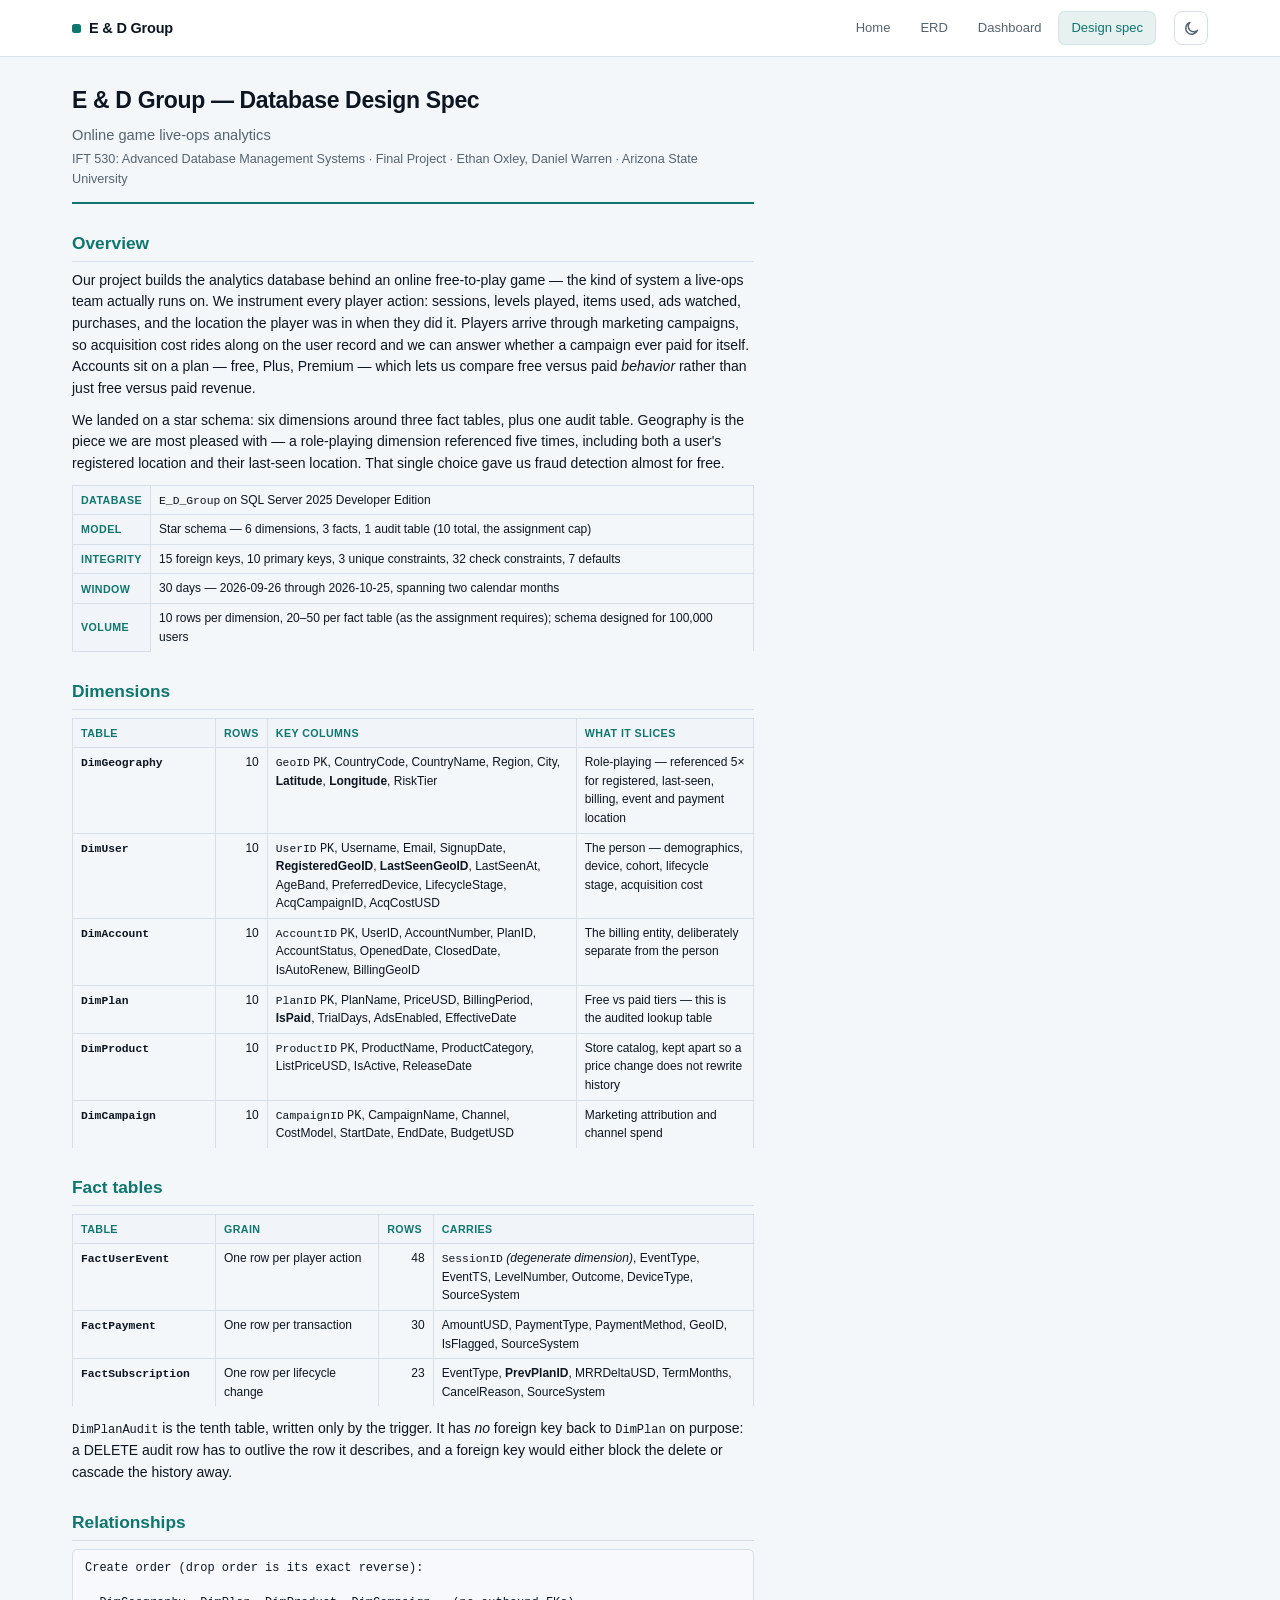
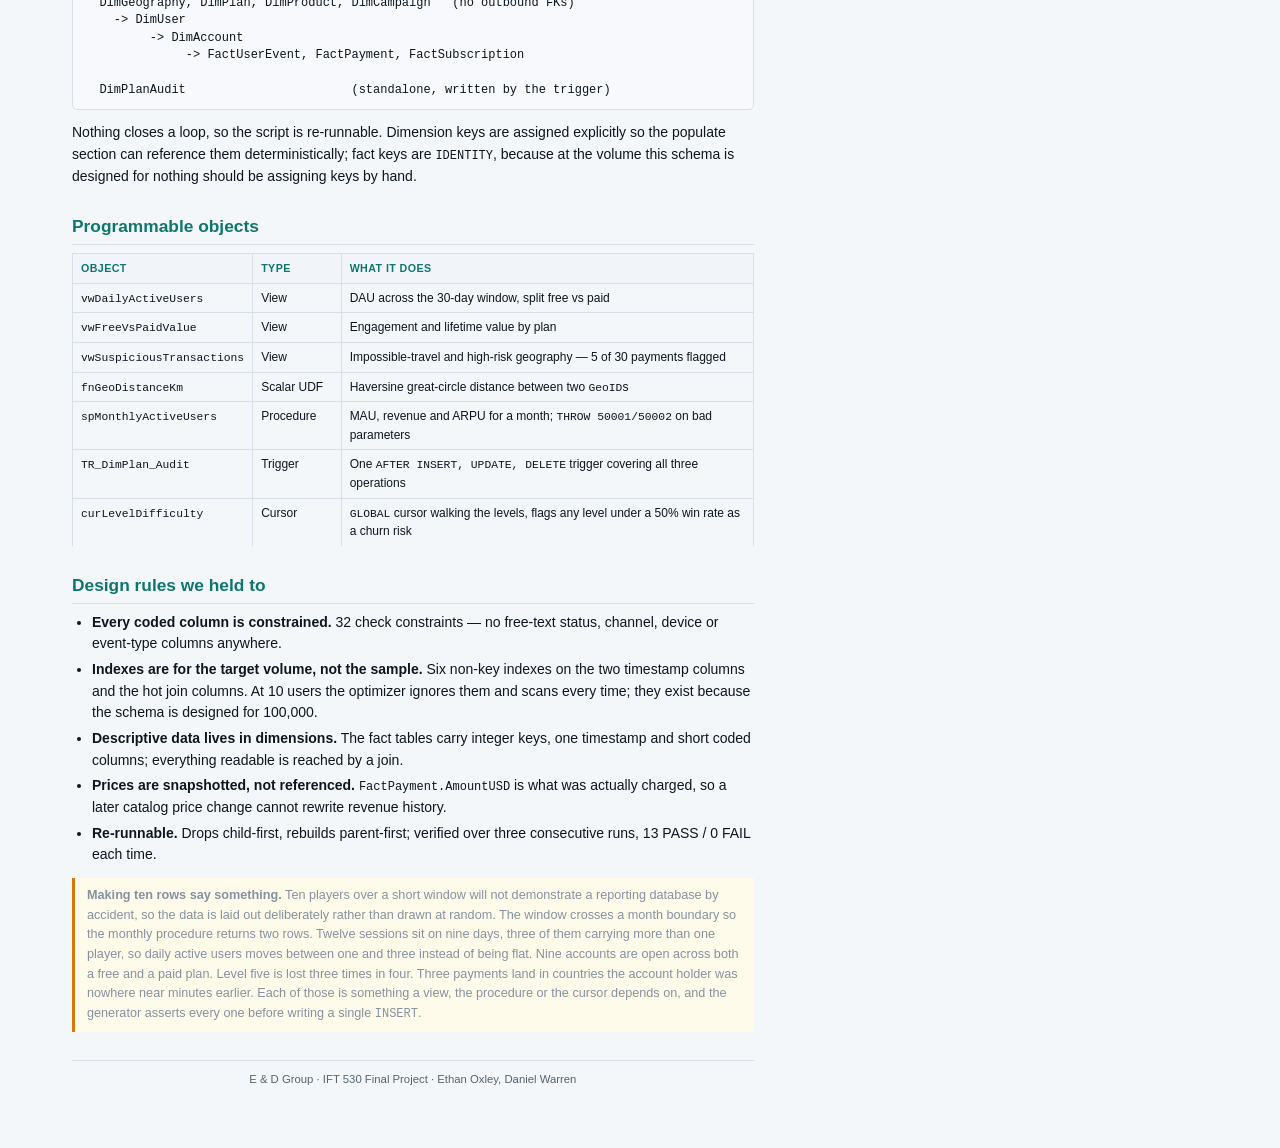
<file: docs/design_spec.html>
<!doctype html>
<html lang="en">
<head>
<meta charset="utf-8">
<title>E &amp; D Group Design Spec</title>
<link rel="stylesheet" href="site.css">
<script>try{var t=localStorage.getItem('edg-theme')||(window.matchMedia&&window.matchMedia('(prefers-color-scheme: dark)').matches?'dark':'light');document.documentElement.setAttribute('data-theme',t);}catch(e){}</script>
<style>
  .page { max-width:1180px; margin:0 auto; padding:26px 22px 60px; }
  .page > * { max-width:7.1in; }
  .sub { color:var(--muted); margin:0 0 4px; font-size:11pt; }
  .meta { color:var(--muted); font-size:9.5pt; margin:0 0 18px;
          border-bottom:2px solid var(--accent); padding-bottom:12px; }
  h2 { font-size:13pt; margin:26px 0 8px; color:var(--accent);
       border-bottom:1px solid var(--line); padding-bottom:4px; }
  h3 { font-size:11pt; margin:18px 0 6px; }
  p { margin:0 0 10px; }
  table { border-collapse:collapse; width:100%; font-size:9pt; margin:0 0 12px; }
  th { text-align:left; background:#f1f4f8; color:var(--accent); font-weight:700;
       font-size:8pt; letter-spacing:.04em; text-transform:uppercase;
       padding:6px 8px; border:1px solid var(--line); }
  td { padding:5px 8px; border:1px solid var(--line); vertical-align:top; }
  td.num { text-align:right; white-space:nowrap; }
  code, .mono { font:9pt ui-monospace, SFMono-Regular, Menlo, monospace; }
  td code { font-size:8.5pt; }
  .k { font-weight:700; }
  pre { background:#f7f9fc; border:1px solid var(--line); border-radius:5px;
        padding:10px 12px; font:9pt/1.45 ui-monospace, SFMono-Regular, Menlo, monospace;
        overflow:auto; margin:0 0 12px; }
  ul { margin:0 0 12px; padding-left:20px; }
  li { margin-bottom:4px; }
  .tag { display:inline-block; font-size:7.5pt; font-weight:700; letter-spacing:.05em;
         padding:1px 6px; border-radius:3px; vertical-align:middle; margin-left:6px; }
  .t-dim { background:#dbeafe; color:#1e3a8a; }
  .t-fact { background:#fde9d9; color:#7c2d12; }
  .t-audit { background:#e7e5e4; color:#44403c; }
  .note { background:#fffbeb; border-left:3px solid #d97706; padding:8px 12px;
          font-size:9.5pt; margin:0 0 12px; }
  footer { margin-top:28px; padding-top:10px; border-top:1px solid var(--line);
           color:var(--muted); font-size:8.5pt; text-align:center; }
  .avoid { page-break-inside:avoid; }
  tr, thead { page-break-inside:avoid; }
  thead { display:table-header-group; }
  @page { size:letter; margin:0.7in 0.7in 0.6in; }
  @media print { .page { padding:0; max-width:none; }
    .page > * { max-width:none; } }
</style>
</head>
<body>
<div class="topbar">
  <div class="topbar-in">
    <a class="brand" href="index.html"><span class="mark"></span>E &amp; D Group</a>
    <nav class="sitenav">
      <a href="index.html">Home</a>
      <a href="erd.html">ERD</a>
      <a href="dashboard.html">Dashboard</a>
      <a class="on" href="design_spec.html">Design spec</a>
    </nav>
    <button class="themetoggle" type="button" aria-label="Switch theme"><svg class="i-sun" viewBox="0 0 24 24" fill="none" stroke="currentColor" stroke-width="2" stroke-linecap="round"><circle cx="12" cy="12" r="4.2"/><path d="M12 2.6v2.2M12 19.2v2.2M2.6 12h2.2M19.2 12h2.2M5.1 5.1l1.6 1.6M17.3 17.3l1.6 1.6M18.9 5.1l-1.6 1.6M6.7 17.3l-1.6 1.6"/></svg><svg class="i-moon" viewBox="0 0 24 24" fill="none" stroke="currentColor" stroke-width="2" stroke-linecap="round" stroke-linejoin="round"><path d="M20.5 14.3A8.5 8.5 0 1 1 9.7 3.5a6.8 6.8 0 0 0 10.8 10.8z"/></svg></button>
  </div>
</div>
<div class="page">

<h1>E &amp; D Group &mdash; Database Design Spec</h1>
<p class="sub">Online game live-ops analytics</p>
<p class="meta">IFT 530: Advanced Database Management Systems &middot; Final Project &middot;
Ethan Oxley, Daniel Warren &middot; Arizona State University</p>

<h2>Overview</h2>
<p>Our project builds the analytics database behind an online free-to-play game &mdash; the kind
of system a live-ops team actually runs on. We instrument every player action: sessions, levels
played, items used, ads watched, purchases, and the location the player was in when they did it.
Players arrive through marketing campaigns, so acquisition cost rides along on the user record and
we can answer whether a campaign ever paid for itself. Accounts sit on a plan &mdash; free, Plus,
Premium &mdash; which lets us compare free versus paid <em>behavior</em> rather than just free
versus paid revenue.</p>

<p>We landed on a star schema: six dimensions around three fact tables, plus one audit table.
Geography is the piece we are most pleased with &mdash; a role-playing dimension referenced five
times, including both a user's registered location and their last-seen location. That single
choice gave us fraud detection almost for free.</p>

<table class="avoid">
  <tr><th>Database</th><td><code>E_D_Group</code> on SQL Server 2025 Developer Edition</td></tr>
  <tr><th>Model</th><td>Star schema &mdash; 6 dimensions, 3 facts, 1 audit table (10 total, the assignment cap)</td></tr>
  <tr><th>Integrity</th><td>15 foreign keys, 10 primary keys, 3 unique constraints, 32 check constraints, 7 defaults</td></tr>
  <tr><th>Window</th><td>30 days &mdash; 2026-09-26 through 2026-10-25, spanning two calendar months</td></tr>
  <tr><th>Volume</th><td>10 rows per dimension, 20&ndash;50 per fact table (as the assignment requires); schema designed for 100,000 users</td></tr>
</table>

<h2>Dimensions</h2>

<table>
<thead><tr><th style="width:21%">Table</th><th style="width:7%">Rows</th><th>Key columns</th><th style="width:26%">What it slices</th></tr></thead>
<tbody>
<tr>
  <td><code class="k">DimGeography</code></td><td class="num">10</td>
  <td><code>GeoID</code> <span class="mono">PK</span>, CountryCode, CountryName, Region, City,
      <b>Latitude</b>, <b>Longitude</b>, RiskTier</td>
  <td>Role-playing &mdash; referenced 5&times; for registered, last-seen, billing, event and payment location</td>
</tr>
<tr>
  <td><code class="k">DimUser</code></td><td class="num">10</td>
  <td><code>UserID</code> <span class="mono">PK</span>, Username, Email, SignupDate,
      <b>RegisteredGeoID</b>, <b>LastSeenGeoID</b>, LastSeenAt, AgeBand, PreferredDevice,
      LifecycleStage, AcqCampaignID, AcqCostUSD</td>
  <td>The person &mdash; demographics, device, cohort, lifecycle stage, acquisition cost</td>
</tr>
<tr>
  <td><code class="k">DimAccount</code></td><td class="num">10</td>
  <td><code>AccountID</code> <span class="mono">PK</span>, UserID, AccountNumber, PlanID,
      AccountStatus, OpenedDate, ClosedDate, IsAutoRenew, BillingGeoID</td>
  <td>The billing entity, deliberately separate from the person</td>
</tr>
<tr>
  <td><code class="k">DimPlan</code></td><td class="num">10</td>
  <td><code>PlanID</code> <span class="mono">PK</span>, PlanName, PriceUSD, BillingPeriod,
      <b>IsPaid</b>, TrialDays, AdsEnabled, EffectiveDate</td>
  <td>Free vs paid tiers &mdash; this is the audited lookup table</td>
</tr>
<tr>
  <td><code class="k">DimProduct</code></td><td class="num">10</td>
  <td><code>ProductID</code> <span class="mono">PK</span>, ProductName, ProductCategory,
      ListPriceUSD, IsActive, ReleaseDate</td>
  <td>Store catalog, kept apart so a price change does not rewrite history</td>
</tr>
<tr>
  <td><code class="k">DimCampaign</code></td><td class="num">10</td>
  <td><code>CampaignID</code> <span class="mono">PK</span>, CampaignName, Channel, CostModel,
      StartDate, EndDate, BudgetUSD</td>
  <td>Marketing attribution and channel spend</td>
</tr>
</tbody>
</table>

<h2>Fact tables</h2>

<table class="avoid">
<thead><tr><th style="width:21%">Table</th><th style="width:24%">Grain</th><th style="width:8%">Rows</th><th>Carries</th></tr></thead>
<tbody>
<tr>
  <td><code class="k">FactUserEvent</code></td><td>One row per player action</td><td class="num">48</td>
  <td><code>SessionID</code> <i>(degenerate dimension)</i>, EventType, EventTS, LevelNumber,
      Outcome, DeviceType, SourceSystem</td>
</tr>
<tr>
  <td><code class="k">FactPayment</code></td><td>One row per transaction</td><td class="num">30</td>
  <td>AmountUSD, PaymentType, PaymentMethod, GeoID, IsFlagged, SourceSystem</td>
</tr>
<tr>
  <td><code class="k">FactSubscription</code></td><td>One row per lifecycle change</td><td class="num">23</td>
  <td>EventType, <b>PrevPlanID</b>, MRRDeltaUSD, TermMonths, CancelReason, SourceSystem</td>
</tr>
</tbody>
</table>

<p><code>DimPlanAudit</code> is the tenth table, written only by the trigger. It has
<em>no</em> foreign key back to <code>DimPlan</code> on purpose: a DELETE audit row has to
outlive the row it describes, and a foreign key would either block the delete or cascade the
history away.</p>

<h2>Relationships</h2>

<pre>Create order (drop order is its exact reverse):

  DimGeography, DimPlan, DimProduct, DimCampaign   (no outbound FKs)
    -&gt; DimUser
         -&gt; DimAccount
              -&gt; FactUserEvent, FactPayment, FactSubscription

  DimPlanAudit                       (standalone, written by the trigger)</pre>

<p>Nothing closes a loop, so the
script is re-runnable. Dimension keys are assigned explicitly so the populate section can reference
them deterministically; fact keys are <code>IDENTITY</code>, because at the volume this schema is
designed for nothing should be assigning keys by hand.</p>

<h2>Programmable objects</h2>

<table class="avoid">
<thead><tr><th style="width:26%">Object</th><th style="width:13%">Type</th><th>What it does</th></tr></thead>
<tbody>
<tr><td><code>vwDailyActiveUsers</code></td><td>View</td>
    <td>DAU across the 30-day window, split free vs paid</td></tr>
<tr><td><code>vwFreeVsPaidValue</code></td><td>View</td>
    <td>Engagement and lifetime value by plan</td></tr>
<tr><td><code>vwSuspiciousTransactions</code></td><td>View</td>
    <td>Impossible-travel and high-risk geography &mdash; 5 of 30 payments flagged</td></tr>
<tr><td><code>fnGeoDistanceKm</code></td><td>Scalar UDF</td>
    <td>Haversine great-circle distance between two <code>GeoID</code>s</td></tr>
<tr><td><code>spMonthlyActiveUsers</code></td><td>Procedure</td>
    <td>MAU, revenue and ARPU for a month; <code>THROW 50001/50002</code> on bad parameters</td></tr>
<tr><td><code>TR_DimPlan_Audit</code></td><td>Trigger</td>
    <td>One <code>AFTER INSERT, UPDATE, DELETE</code> trigger covering all three operations</td></tr>
<tr><td><code>curLevelDifficulty</code></td><td>Cursor</td>
    <td><code>GLOBAL</code> cursor walking the levels, flags any level under a 50% win rate as a churn risk</td></tr>
</tbody>
</table>

<h2>Design rules we held to</h2>

<ul>
<li><b>Every coded column is constrained.</b> 32 check constraints &mdash; no free-text status,
    channel, device or event-type columns anywhere.</li>
<li><b>Indexes are for the target volume, not the sample.</b> Six non-key indexes on the two
    timestamp columns and the hot join columns. At 10 users the optimizer ignores them and scans
    every time; they exist because the schema is designed for 100,000.</li>
<li><b>Descriptive data lives in dimensions.</b> The fact tables carry integer keys, one timestamp
    and short coded columns; everything readable is reached by a join.</li>
<li><b>Prices are snapshotted, not referenced.</b> <code>FactPayment.AmountUSD</code> is what was
    actually charged, so a later catalog price change cannot rewrite revenue history.</li>
<li><b>Re-runnable.</b> Drops child-first, rebuilds parent-first; verified over three consecutive
    runs, 13 PASS / 0 FAIL each time.</li>
</ul>

<div class="note">
<b>Making ten rows say something.</b> Ten players over a short window will not demonstrate a
reporting database by accident, so the data is laid out deliberately rather than drawn at random.
The window crosses a month boundary so the monthly procedure returns two rows. Twelve sessions sit
on nine days, three of them carrying more than one player, so daily active users moves between one
and three instead of being flat. Nine accounts are open across both a free and a paid plan. Level
five is lost three times in four. Three payments land in countries the account holder was nowhere
near minutes earlier. Each of those is something a view, the procedure or the cursor depends on,
and the generator asserts every one before writing a single <code>INSERT</code>.
</div>

<footer>E &amp; D Group &middot; IFT 530 Final Project &middot; Ethan Oxley, Daniel Warren</footer>

</div>
<script src="site.js"></script>
</body>
</html>
</file>
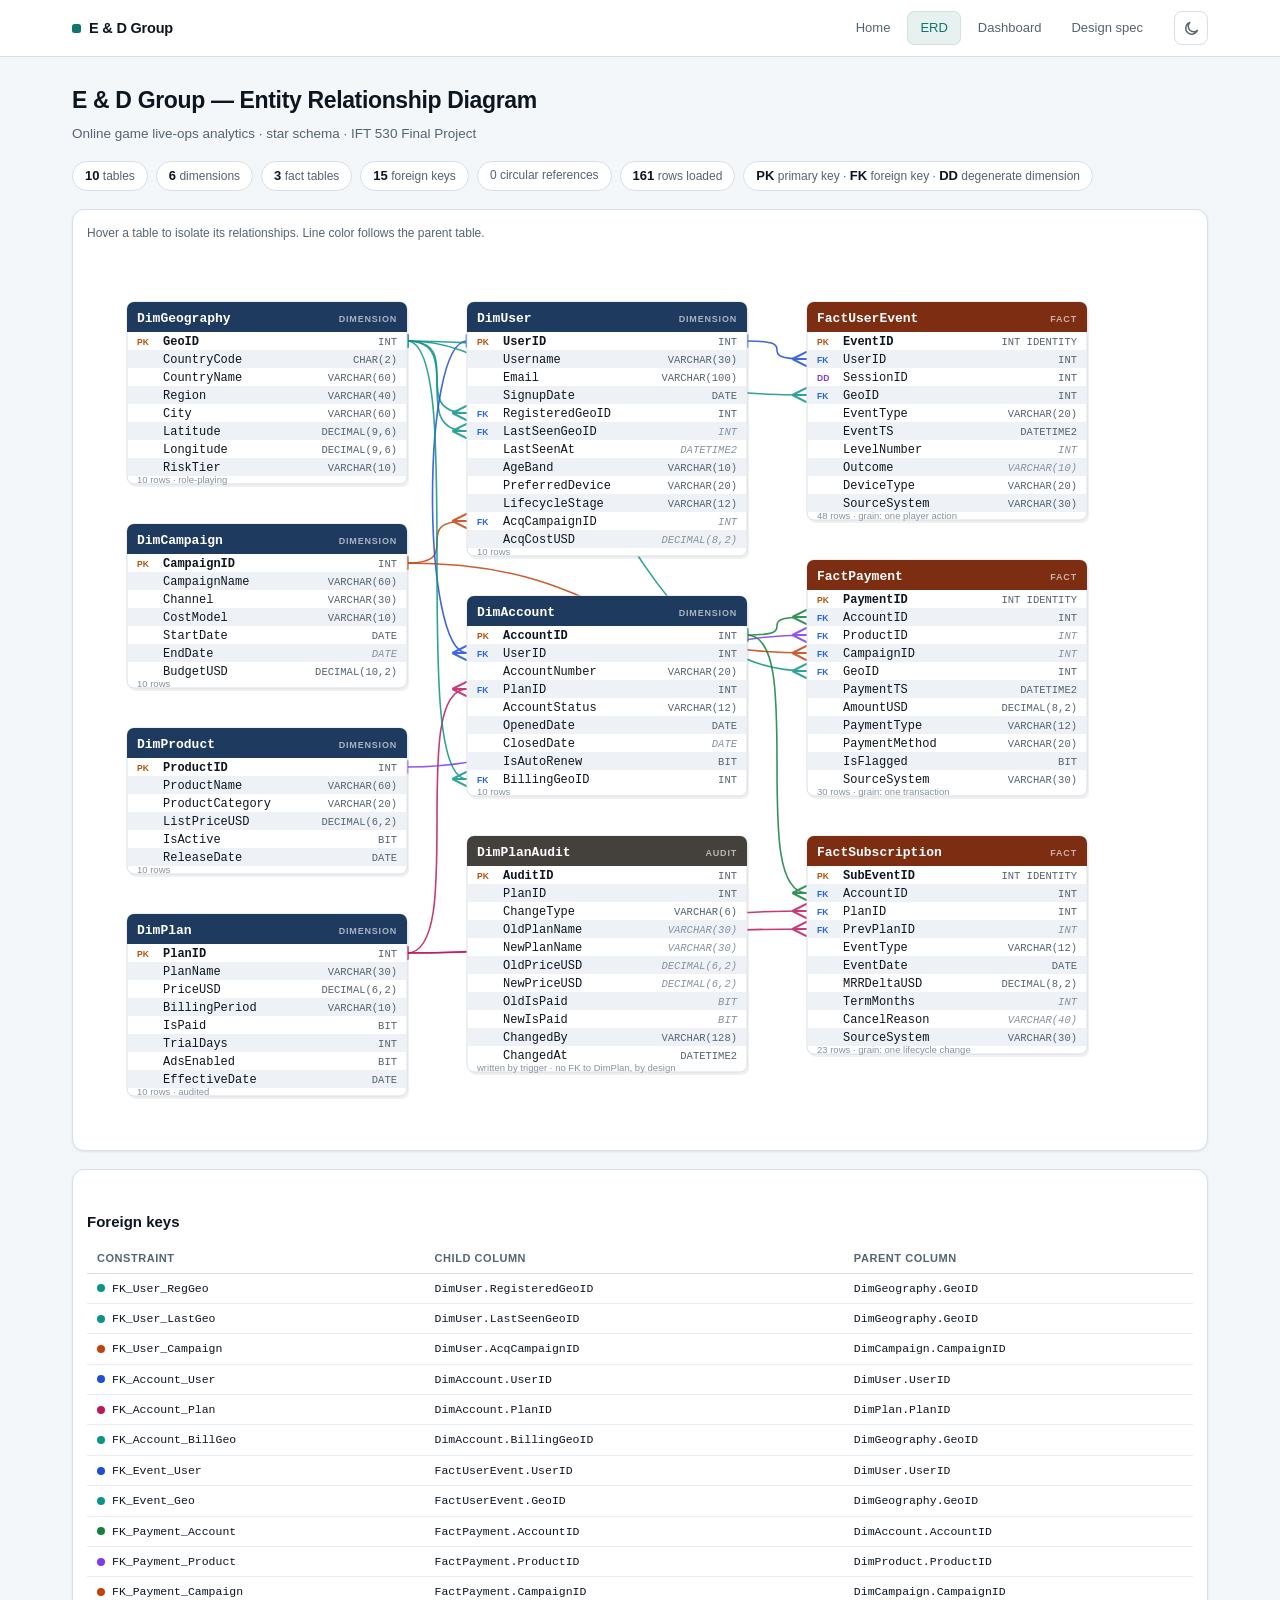
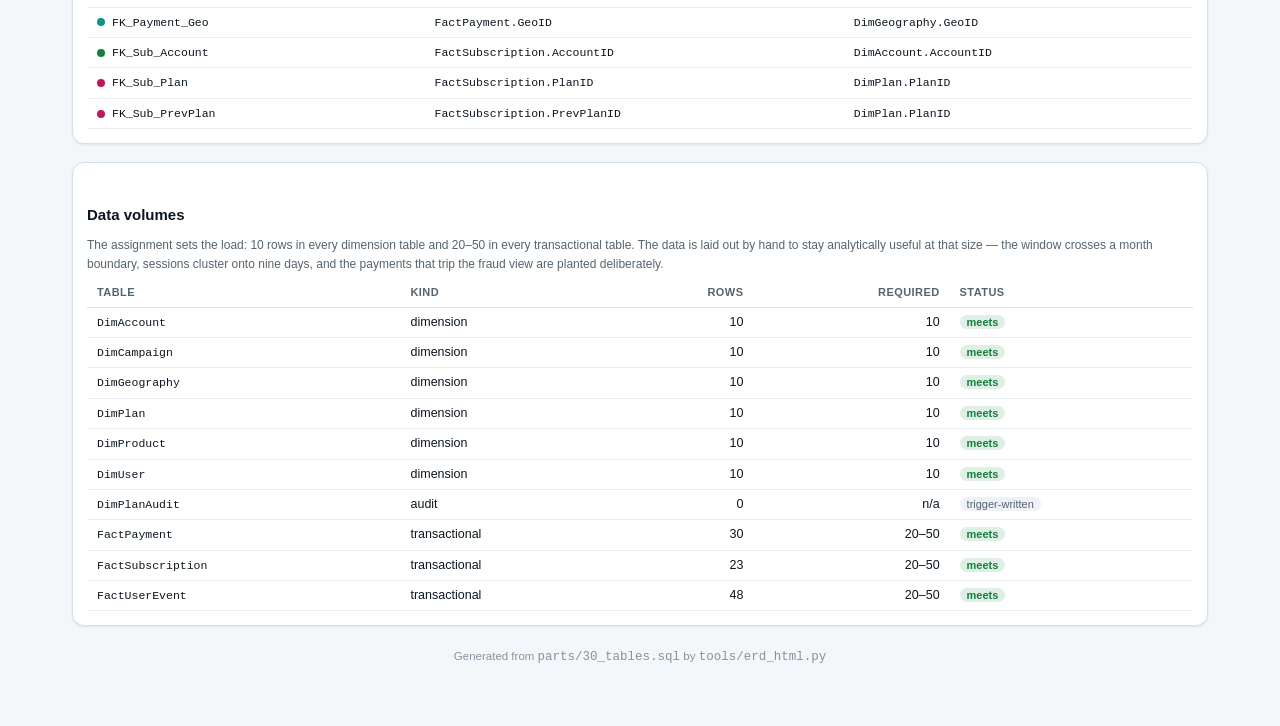
<file: docs/erd.html>
<!doctype html>
<html lang="en">
<head>
<meta charset="utf-8">
<meta name="viewport" content="width=device-width, initial-scale=1">
<title>E &amp; D Group ERD</title>
<link rel="stylesheet" href="site.css">
<script>try{var t=localStorage.getItem('edg-theme')||(window.matchMedia&&window.matchMedia('(prefers-color-scheme: dark)').matches?'dark':'light');document.documentElement.setAttribute('data-theme',t);}catch(e){}</script>
<style>
  header { margin-bottom:18px; }
  .stats { display:flex; flex-wrap:wrap; gap:8px; margin:16px 0 0; padding:0; list-style:none; }
  .stats li {
    background:var(--card); border:1px solid var(--line); border-radius:999px;
    padding:4px 12px; font-size:12px;
  }
  .stats b { font-size:13px; }
  .panel {
    background:var(--card); border:1px solid var(--line); border-radius:12px;
    padding:14px; margin-top:18px; overflow:auto;
  }
  .hint { color:var(--muted); font-size:12px; margin:0 0 10px; }
  svg { display:block; max-width:100%; height:auto; }
  .shadow { fill:#000; opacity:.06; }
  .box { stroke:var(--border); stroke-width:1; }
  .zebra { fill:var(--surface-2); }
  .tname { fill:#fff; font:600 13px ui-monospace, SFMono-Regular, Menlo, monospace; }
  .tkind { fill:#ffffff; opacity:.62; font:600 9px -apple-system, sans-serif; letter-spacing:.09em; }
  .col  { fill:var(--text); font:12px ui-monospace, SFMono-Regular, Menlo, monospace; }
  .col.pk { font-weight:700; }
  .typ  { fill:var(--muted); font:10.5px ui-monospace, SFMono-Regular, Menlo, monospace; }
  .typ.null { fill:var(--dim); font-style:italic; }
  .badge { font:700 8.5px -apple-system, sans-serif; }
  .b-pk { fill:var(--c-amber); } .b-fk { fill:var(--c-blue); }
  .b-dd { fill:var(--c-violet); }
  .rowcount { fill:var(--dim); font:9.5px -apple-system, sans-serif; }
  .lnk { opacity:.85; }

  /* hover isolation - 15 keys cross, so let one table answer at a time */
  #erd.focus .lnk { opacity:.07; }
  #erd.focus .tbl { opacity:.3; }
  #erd.focus .lnk.on { opacity:1; stroke-width:2.4; }
  #erd.focus .tbl.on { opacity:1; }
  .tbl { cursor:default; transition:opacity .12s; }
  .lnk { transition:opacity .12s, stroke-width .12s; }

  table.fks { border-collapse:collapse; width:100%; font-size:12.5px; }
  table.fks th {
    text-align:left; color:var(--muted); font-weight:600; font-size:11px;
    letter-spacing:.05em; text-transform:uppercase; padding:6px 10px;
    border-bottom:1px solid var(--line);
  }
  table.fks td { padding:5px 10px; border-bottom:1px solid var(--border-soft); }
  table.fks code { font:11.5px ui-monospace, SFMono-Regular, Menlo, monospace; }
  table.vol { border-collapse:collapse; width:100%; font-size:12.5px; }
  table.vol th {
    text-align:left; font-weight:600; color:var(--muted); font-size:11px;
    text-transform:uppercase; letter-spacing:.04em; padding:0 10px 6px;
    border-bottom:1px solid var(--line);
  }
  table.vol td { padding:5px 10px; border-bottom:1px solid var(--border-soft); }
  table.vol code { font:11.5px ui-monospace, SFMono-Regular, Menlo, monospace; }
  table.vol .num { text-align:right; font-variant-numeric:tabular-nums; }
  .ok, .bad, .na {
    font-size:11px; font-weight:600; padding:1px 7px; border-radius:999px;
  }
  .ok  { background:var(--c-green-soft); color:var(--c-green); }
  .bad { background:var(--c-rose-soft); color:var(--c-rose); }
  .na  { background:var(--surface-2); color:var(--muted); font-weight:500; }
  .dot {
    display:inline-block; width:8px; height:8px; border-radius:50%;
    margin-right:7px; vertical-align:middle;
  }
  footer { color:var(--dim); font-size:11.5px; margin-top:22px; text-align:center; }

  @media print {
    @page { size:letter landscape; margin:9mm; }
    body { background:#fff; padding:0; }
    .wrap { max-width:none; }
    header { margin-bottom:8px; }
    h1 { font-size:17px; }
    .sub { font-size:11px; }
    .stats { margin-top:8px; }
    .stats li { border-color:#999; padding:2px 9px; font-size:10px; }
    .panel { border:none; padding:0; box-shadow:none; margin-top:10px; }
    .hint { display:none; }
    /* The diagram is nearly square and the page is not, so fit it by
       height - that is the binding dimension on landscape letter. */
    #erd { height:6.35in; width:auto; max-width:100%; }
    #erd.focus .lnk, #erd.focus .tbl { opacity:1 !important; }
    .break { page-break-before:always; }
    table.fks { font-size:10pt; }
    footer { display:none; }
  }
</style>
</head>
<body>
<div class="topbar">
  <div class="topbar-in">
    <a class="brand" href="index.html"><span class="mark"></span>E &amp; D Group</a>
    <nav class="sitenav">
      <a href="index.html">Home</a>
      <a class="on" href="erd.html">ERD</a>
      <a href="dashboard.html">Dashboard</a>
      <a href="design_spec.html">Design spec</a>
    </nav>
    <button class="themetoggle" type="button" aria-label="Switch theme"><svg class="i-sun" viewBox="0 0 24 24" fill="none" stroke="currentColor" stroke-width="2" stroke-linecap="round"><circle cx="12" cy="12" r="4.2"/><path d="M12 2.6v2.2M12 19.2v2.2M2.6 12h2.2M19.2 12h2.2M5.1 5.1l1.6 1.6M17.3 17.3l1.6 1.6M18.9 5.1l-1.6 1.6M6.7 17.3l-1.6 1.6"/></svg><svg class="i-moon" viewBox="0 0 24 24" fill="none" stroke="currentColor" stroke-width="2" stroke-linecap="round" stroke-linejoin="round"><path d="M20.5 14.3A8.5 8.5 0 1 1 9.7 3.5a6.8 6.8 0 0 0 10.8 10.8z"/></svg></button>
  </div>
</div>

<div class="wrap">
  <header>
    <h1>E &amp; D Group &mdash; Entity Relationship Diagram</h1>
    <p class="sub">Online game live-ops analytics &middot; star schema &middot; IFT 530 Final Project</p>
    <ul class="stats">
      <li><b>10</b> tables</li>
      <li><b>6</b> dimensions</li>
      <li><b>3</b> fact tables</li>
      <li><b>15</b> foreign keys</li>
      <li>0 circular references</li>
      <li><b>161</b> rows loaded</li>
      <li><b>PK</b> primary key &middot; <b>FK</b> foreign key &middot; <b>DD</b> degenerate dimension</li>
    </ul>
  </header>

  <div class="panel">
    <p class="hint">Hover a table to isolate its relationships. Line color follows the parent table.</p>
    <svg id="erd" viewBox="0 0 1040 884" width="1040" height="884" xmlns="http://www.w3.org/2000/svg">
<defs>
<marker id="crow-dimgeography" viewBox="0 0 12 12" refX="11" refY="6" markerWidth="11" markerHeight="11" orient="auto"><path d="M1,6 L11,1 M1,6 L11,6 M1,6 L11,11" fill="none" stroke="#0d9488" stroke-width="1.4"/></marker>
<marker id="one-dimgeography" viewBox="0 0 12 12" refX="1" refY="6" markerWidth="11" markerHeight="11" orient="auto"><path d="M1,1.5 L1,10.5" fill="none" stroke="#0d9488" stroke-width="1.8"/></marker>
<marker id="crow-dimcampaign" viewBox="0 0 12 12" refX="11" refY="6" markerWidth="11" markerHeight="11" orient="auto"><path d="M1,6 L11,1 M1,6 L11,6 M1,6 L11,11" fill="none" stroke="#c2410c" stroke-width="1.4"/></marker>
<marker id="one-dimcampaign" viewBox="0 0 12 12" refX="1" refY="6" markerWidth="11" markerHeight="11" orient="auto"><path d="M1,1.5 L1,10.5" fill="none" stroke="#c2410c" stroke-width="1.8"/></marker>
<marker id="crow-dimproduct" viewBox="0 0 12 12" refX="11" refY="6" markerWidth="11" markerHeight="11" orient="auto"><path d="M1,6 L11,1 M1,6 L11,6 M1,6 L11,11" fill="none" stroke="#7c3aed" stroke-width="1.4"/></marker>
<marker id="one-dimproduct" viewBox="0 0 12 12" refX="1" refY="6" markerWidth="11" markerHeight="11" orient="auto"><path d="M1,1.5 L1,10.5" fill="none" stroke="#7c3aed" stroke-width="1.8"/></marker>
<marker id="crow-dimplan" viewBox="0 0 12 12" refX="11" refY="6" markerWidth="11" markerHeight="11" orient="auto"><path d="M1,6 L11,1 M1,6 L11,6 M1,6 L11,11" fill="none" stroke="#be185d" stroke-width="1.4"/></marker>
<marker id="one-dimplan" viewBox="0 0 12 12" refX="1" refY="6" markerWidth="11" markerHeight="11" orient="auto"><path d="M1,1.5 L1,10.5" fill="none" stroke="#be185d" stroke-width="1.8"/></marker>
<marker id="crow-dimuser" viewBox="0 0 12 12" refX="11" refY="6" markerWidth="11" markerHeight="11" orient="auto"><path d="M1,6 L11,1 M1,6 L11,6 M1,6 L11,11" fill="none" stroke="#1d4ed8" stroke-width="1.4"/></marker>
<marker id="one-dimuser" viewBox="0 0 12 12" refX="1" refY="6" markerWidth="11" markerHeight="11" orient="auto"><path d="M1,1.5 L1,10.5" fill="none" stroke="#1d4ed8" stroke-width="1.8"/></marker>
<marker id="crow-dimaccount" viewBox="0 0 12 12" refX="11" refY="6" markerWidth="11" markerHeight="11" orient="auto"><path d="M1,6 L11,1 M1,6 L11,6 M1,6 L11,11" fill="none" stroke="#15803d" stroke-width="1.4"/></marker>
<marker id="one-dimaccount" viewBox="0 0 12 12" refX="1" refY="6" markerWidth="11" markerHeight="11" orient="auto"><path d="M1,1.5 L1,10.5" fill="none" stroke="#15803d" stroke-width="1.8"/></marker>
</defs>
<g id="links">
<path class="lnk" data-con="FK_User_RegGeo" data-a="DimGeography" data-b="DimUser" d="M320,89.0 C380,89.0 320,161.0 380,161.0" fill="none" stroke="#0d9488" stroke-width="1.6" marker-start="url(#one-dimgeography)" marker-end="url(#crow-dimgeography)"/>
<path class="lnk" data-con="FK_User_LastGeo" data-a="DimGeography" data-b="DimUser" d="M320,89.0 C380,89.0 320,179.0 380,179.0" fill="none" stroke="#0d9488" stroke-width="1.6" marker-start="url(#one-dimgeography)" marker-end="url(#crow-dimgeography)"/>
<path class="lnk" data-con="FK_User_Campaign" data-a="DimCampaign" data-b="DimUser" d="M320,311.0 C380,311.0 320,269.0 380,269.0" fill="none" stroke="#c2410c" stroke-width="1.6" marker-start="url(#one-dimcampaign)" marker-end="url(#crow-dimcampaign)"/>
<path class="lnk" data-con="FK_Account_User" data-a="DimUser" data-b="DimAccount" d="M380,89.0 C334,89.0 334,401.0 380,401.0" fill="none" stroke="#1d4ed8" stroke-width="1.6" marker-start="url(#one-dimuser)" marker-end="url(#crow-dimuser)"/>
<path class="lnk" data-con="FK_Account_Plan" data-a="DimPlan" data-b="DimAccount" d="M320,701.0 C380,701.0 320,437.0 380,437.0" fill="none" stroke="#be185d" stroke-width="1.6" marker-start="url(#one-dimplan)" marker-end="url(#crow-dimplan)"/>
<path class="lnk" data-con="FK_Account_BillGeo" data-a="DimGeography" data-b="DimAccount" d="M320,89.0 C380,89.0 320,527.0 380,527.0" fill="none" stroke="#0d9488" stroke-width="1.6" marker-start="url(#one-dimgeography)" marker-end="url(#crow-dimgeography)"/>
<path class="lnk" data-con="FK_Event_User" data-a="DimUser" data-b="FactUserEvent" d="M660,89.0 C720,89.0 660,107.0 720,107.0" fill="none" stroke="#1d4ed8" stroke-width="1.6" marker-start="url(#one-dimuser)" marker-end="url(#crow-dimuser)"/>
<path class="lnk" data-con="FK_Event_Geo" data-a="DimGeography" data-b="FactUserEvent" d="M320,89.0 C520.0,89.0 520.0,143.0 720,143.0" fill="none" stroke="#0d9488" stroke-width="1.6" marker-start="url(#one-dimgeography)" marker-end="url(#crow-dimgeography)"/>
<path class="lnk" data-con="FK_Payment_Account" data-a="DimAccount" data-b="FactPayment" d="M660,383.0 C720,383.0 660,365.0 720,365.0" fill="none" stroke="#15803d" stroke-width="1.6" marker-start="url(#one-dimaccount)" marker-end="url(#crow-dimaccount)"/>
<path class="lnk" data-con="FK_Payment_Product" data-a="DimProduct" data-b="FactPayment" d="M320,515.0 C520.0,515.0 520.0,383.0 720,383.0" fill="none" stroke="#7c3aed" stroke-width="1.6" marker-start="url(#one-dimproduct)" marker-end="url(#crow-dimproduct)"/>
<path class="lnk" data-con="FK_Payment_Campaign" data-a="DimCampaign" data-b="FactPayment" d="M320,311.0 C520.0,311.0 520.0,401.0 720,401.0" fill="none" stroke="#c2410c" stroke-width="1.6" marker-start="url(#one-dimcampaign)" marker-end="url(#crow-dimcampaign)"/>
<path class="lnk" data-con="FK_Payment_Geo" data-a="DimGeography" data-b="FactPayment" d="M320,89.0 C520.0,89.0 520.0,419.0 720,419.0" fill="none" stroke="#0d9488" stroke-width="1.6" marker-start="url(#one-dimgeography)" marker-end="url(#crow-dimgeography)"/>
<path class="lnk" data-con="FK_Sub_Account" data-a="DimAccount" data-b="FactSubscription" d="M660,383.0 C720,383.0 660,641.0 720,641.0" fill="none" stroke="#15803d" stroke-width="1.6" marker-start="url(#one-dimaccount)" marker-end="url(#crow-dimaccount)"/>
<path class="lnk" data-con="FK_Sub_Plan" data-a="DimPlan" data-b="FactSubscription" d="M320,701.0 C520.0,701.0 520.0,659.0 720,659.0" fill="none" stroke="#be185d" stroke-width="1.6" marker-start="url(#one-dimplan)" marker-end="url(#crow-dimplan)"/>
<path class="lnk" data-con="FK_Sub_PrevPlan" data-a="DimPlan" data-b="FactSubscription" d="M320,701.0 C520.0,701.0 520.0,677.0 720,677.0" fill="none" stroke="#be185d" stroke-width="1.6" marker-start="url(#one-dimplan)" marker-end="url(#crow-dimplan)"/>
</g>
<g class="tbl" data-table="DimGeography">
<rect class="shadow" x="42" y="53" width="280" height="182" rx="7"/>
<rect class="box" x="40" y="50" width="280" height="182" rx="7" fill="var(--surface)"/>
<path class="hd" d="M40,57 a7,7 0 0 1 7,-7 h266 a7,7 0 0 1 7,7 v23 h-280 z" fill="#1e3a5f"/>
<text class="tname" x="50" y="70">DimGeography</text>
<text class="tkind" x="310" y="70" text-anchor="end">DIMENSION</text>
<text class="badge b-pk" x="50" y="93">PK</text>
<text class="col pk" x="76" y="93">GeoID</text>
<text class="typ" x="310" y="93" text-anchor="end">INT</text>
<rect class="zebra" x="41" y="98" width="278" height="18"/>
<text class="col" x="76" y="111">CountryCode</text>
<text class="typ" x="310" y="111" text-anchor="end">CHAR(2)</text>
<text class="col" x="76" y="129">CountryName</text>
<text class="typ" x="310" y="129" text-anchor="end">VARCHAR(60)</text>
<rect class="zebra" x="41" y="134" width="278" height="18"/>
<text class="col" x="76" y="147">Region</text>
<text class="typ" x="310" y="147" text-anchor="end">VARCHAR(40)</text>
<text class="col" x="76" y="165">City</text>
<text class="typ" x="310" y="165" text-anchor="end">VARCHAR(60)</text>
<rect class="zebra" x="41" y="170" width="278" height="18"/>
<text class="col" x="76" y="183">Latitude</text>
<text class="typ" x="310" y="183" text-anchor="end">DECIMAL(9,6)</text>
<text class="col" x="76" y="201">Longitude</text>
<text class="typ" x="310" y="201" text-anchor="end">DECIMAL(9,6)</text>
<rect class="zebra" x="41" y="206" width="278" height="18"/>
<text class="col" x="76" y="219">RiskTier</text>
<text class="typ" x="310" y="219" text-anchor="end">VARCHAR(10)</text>
<text class="rowcount" x="50" y="231">10 rows &#183; role-playing</text>
</g>
<g class="tbl" data-table="DimCampaign">
<rect class="shadow" x="42" y="275" width="280" height="164" rx="7"/>
<rect class="box" x="40" y="272" width="280" height="164" rx="7" fill="var(--surface)"/>
<path class="hd" d="M40,279 a7,7 0 0 1 7,-7 h266 a7,7 0 0 1 7,7 v23 h-280 z" fill="#1e3a5f"/>
<text class="tname" x="50" y="292">DimCampaign</text>
<text class="tkind" x="310" y="292" text-anchor="end">DIMENSION</text>
<text class="badge b-pk" x="50" y="315">PK</text>
<text class="col pk" x="76" y="315">CampaignID</text>
<text class="typ" x="310" y="315" text-anchor="end">INT</text>
<rect class="zebra" x="41" y="320" width="278" height="18"/>
<text class="col" x="76" y="333">CampaignName</text>
<text class="typ" x="310" y="333" text-anchor="end">VARCHAR(60)</text>
<text class="col" x="76" y="351">Channel</text>
<text class="typ" x="310" y="351" text-anchor="end">VARCHAR(30)</text>
<rect class="zebra" x="41" y="356" width="278" height="18"/>
<text class="col" x="76" y="369">CostModel</text>
<text class="typ" x="310" y="369" text-anchor="end">VARCHAR(10)</text>
<text class="col" x="76" y="387">StartDate</text>
<text class="typ" x="310" y="387" text-anchor="end">DATE</text>
<rect class="zebra" x="41" y="392" width="278" height="18"/>
<text class="col" x="76" y="405">EndDate</text>
<text class="typ null" x="310" y="405" text-anchor="end">DATE</text>
<text class="col" x="76" y="423">BudgetUSD</text>
<text class="typ" x="310" y="423" text-anchor="end">DECIMAL(10,2)</text>
<text class="rowcount" x="50" y="435">10 rows</text>
</g>
<g class="tbl" data-table="DimProduct">
<rect class="shadow" x="42" y="479" width="280" height="146" rx="7"/>
<rect class="box" x="40" y="476" width="280" height="146" rx="7" fill="var(--surface)"/>
<path class="hd" d="M40,483 a7,7 0 0 1 7,-7 h266 a7,7 0 0 1 7,7 v23 h-280 z" fill="#1e3a5f"/>
<text class="tname" x="50" y="496">DimProduct</text>
<text class="tkind" x="310" y="496" text-anchor="end">DIMENSION</text>
<text class="badge b-pk" x="50" y="519">PK</text>
<text class="col pk" x="76" y="519">ProductID</text>
<text class="typ" x="310" y="519" text-anchor="end">INT</text>
<rect class="zebra" x="41" y="524" width="278" height="18"/>
<text class="col" x="76" y="537">ProductName</text>
<text class="typ" x="310" y="537" text-anchor="end">VARCHAR(60)</text>
<text class="col" x="76" y="555">ProductCategory</text>
<text class="typ" x="310" y="555" text-anchor="end">VARCHAR(20)</text>
<rect class="zebra" x="41" y="560" width="278" height="18"/>
<text class="col" x="76" y="573">ListPriceUSD</text>
<text class="typ" x="310" y="573" text-anchor="end">DECIMAL(6,2)</text>
<text class="col" x="76" y="591">IsActive</text>
<text class="typ" x="310" y="591" text-anchor="end">BIT</text>
<rect class="zebra" x="41" y="596" width="278" height="18"/>
<text class="col" x="76" y="609">ReleaseDate</text>
<text class="typ" x="310" y="609" text-anchor="end">DATE</text>
<text class="rowcount" x="50" y="621">10 rows</text>
</g>
<g class="tbl" data-table="DimPlan">
<rect class="shadow" x="42" y="665" width="280" height="182" rx="7"/>
<rect class="box" x="40" y="662" width="280" height="182" rx="7" fill="var(--surface)"/>
<path class="hd" d="M40,669 a7,7 0 0 1 7,-7 h266 a7,7 0 0 1 7,7 v23 h-280 z" fill="#1e3a5f"/>
<text class="tname" x="50" y="682">DimPlan</text>
<text class="tkind" x="310" y="682" text-anchor="end">DIMENSION</text>
<text class="badge b-pk" x="50" y="705">PK</text>
<text class="col pk" x="76" y="705">PlanID</text>
<text class="typ" x="310" y="705" text-anchor="end">INT</text>
<rect class="zebra" x="41" y="710" width="278" height="18"/>
<text class="col" x="76" y="723">PlanName</text>
<text class="typ" x="310" y="723" text-anchor="end">VARCHAR(30)</text>
<text class="col" x="76" y="741">PriceUSD</text>
<text class="typ" x="310" y="741" text-anchor="end">DECIMAL(6,2)</text>
<rect class="zebra" x="41" y="746" width="278" height="18"/>
<text class="col" x="76" y="759">BillingPeriod</text>
<text class="typ" x="310" y="759" text-anchor="end">VARCHAR(10)</text>
<text class="col" x="76" y="777">IsPaid</text>
<text class="typ" x="310" y="777" text-anchor="end">BIT</text>
<rect class="zebra" x="41" y="782" width="278" height="18"/>
<text class="col" x="76" y="795">TrialDays</text>
<text class="typ" x="310" y="795" text-anchor="end">INT</text>
<text class="col" x="76" y="813">AdsEnabled</text>
<text class="typ" x="310" y="813" text-anchor="end">BIT</text>
<rect class="zebra" x="41" y="818" width="278" height="18"/>
<text class="col" x="76" y="831">EffectiveDate</text>
<text class="typ" x="310" y="831" text-anchor="end">DATE</text>
<text class="rowcount" x="50" y="843">10 rows &#183; audited</text>
</g>
<g class="tbl" data-table="DimUser">
<rect class="shadow" x="382" y="53" width="280" height="254" rx="7"/>
<rect class="box" x="380" y="50" width="280" height="254" rx="7" fill="var(--surface)"/>
<path class="hd" d="M380,57 a7,7 0 0 1 7,-7 h266 a7,7 0 0 1 7,7 v23 h-280 z" fill="#1e3a5f"/>
<text class="tname" x="390" y="70">DimUser</text>
<text class="tkind" x="650" y="70" text-anchor="end">DIMENSION</text>
<text class="badge b-pk" x="390" y="93">PK</text>
<text class="col pk" x="416" y="93">UserID</text>
<text class="typ" x="650" y="93" text-anchor="end">INT</text>
<rect class="zebra" x="381" y="98" width="278" height="18"/>
<text class="col" x="416" y="111">Username</text>
<text class="typ" x="650" y="111" text-anchor="end">VARCHAR(30)</text>
<text class="col" x="416" y="129">Email</text>
<text class="typ" x="650" y="129" text-anchor="end">VARCHAR(100)</text>
<rect class="zebra" x="381" y="134" width="278" height="18"/>
<text class="col" x="416" y="147">SignupDate</text>
<text class="typ" x="650" y="147" text-anchor="end">DATE</text>
<text class="badge b-fk" x="390" y="165">FK</text>
<text class="col" x="416" y="165">RegisteredGeoID</text>
<text class="typ" x="650" y="165" text-anchor="end">INT</text>
<rect class="zebra" x="381" y="170" width="278" height="18"/>
<text class="badge b-fk" x="390" y="183">FK</text>
<text class="col" x="416" y="183">LastSeenGeoID</text>
<text class="typ null" x="650" y="183" text-anchor="end">INT</text>
<text class="col" x="416" y="201">LastSeenAt</text>
<text class="typ null" x="650" y="201" text-anchor="end">DATETIME2</text>
<rect class="zebra" x="381" y="206" width="278" height="18"/>
<text class="col" x="416" y="219">AgeBand</text>
<text class="typ" x="650" y="219" text-anchor="end">VARCHAR(10)</text>
<text class="col" x="416" y="237">PreferredDevice</text>
<text class="typ" x="650" y="237" text-anchor="end">VARCHAR(20)</text>
<rect class="zebra" x="381" y="242" width="278" height="18"/>
<text class="col" x="416" y="255">LifecycleStage</text>
<text class="typ" x="650" y="255" text-anchor="end">VARCHAR(12)</text>
<text class="badge b-fk" x="390" y="273">FK</text>
<text class="col" x="416" y="273">AcqCampaignID</text>
<text class="typ null" x="650" y="273" text-anchor="end">INT</text>
<rect class="zebra" x="381" y="278" width="278" height="18"/>
<text class="col" x="416" y="291">AcqCostUSD</text>
<text class="typ null" x="650" y="291" text-anchor="end">DECIMAL(8,2)</text>
<text class="rowcount" x="390" y="303">10 rows</text>
</g>
<g class="tbl" data-table="DimAccount">
<rect class="shadow" x="382" y="347" width="280" height="200" rx="7"/>
<rect class="box" x="380" y="344" width="280" height="200" rx="7" fill="var(--surface)"/>
<path class="hd" d="M380,351 a7,7 0 0 1 7,-7 h266 a7,7 0 0 1 7,7 v23 h-280 z" fill="#1e3a5f"/>
<text class="tname" x="390" y="364">DimAccount</text>
<text class="tkind" x="650" y="364" text-anchor="end">DIMENSION</text>
<text class="badge b-pk" x="390" y="387">PK</text>
<text class="col pk" x="416" y="387">AccountID</text>
<text class="typ" x="650" y="387" text-anchor="end">INT</text>
<rect class="zebra" x="381" y="392" width="278" height="18"/>
<text class="badge b-fk" x="390" y="405">FK</text>
<text class="col" x="416" y="405">UserID</text>
<text class="typ" x="650" y="405" text-anchor="end">INT</text>
<text class="col" x="416" y="423">AccountNumber</text>
<text class="typ" x="650" y="423" text-anchor="end">VARCHAR(20)</text>
<rect class="zebra" x="381" y="428" width="278" height="18"/>
<text class="badge b-fk" x="390" y="441">FK</text>
<text class="col" x="416" y="441">PlanID</text>
<text class="typ" x="650" y="441" text-anchor="end">INT</text>
<text class="col" x="416" y="459">AccountStatus</text>
<text class="typ" x="650" y="459" text-anchor="end">VARCHAR(12)</text>
<rect class="zebra" x="381" y="464" width="278" height="18"/>
<text class="col" x="416" y="477">OpenedDate</text>
<text class="typ" x="650" y="477" text-anchor="end">DATE</text>
<text class="col" x="416" y="495">ClosedDate</text>
<text class="typ null" x="650" y="495" text-anchor="end">DATE</text>
<rect class="zebra" x="381" y="500" width="278" height="18"/>
<text class="col" x="416" y="513">IsAutoRenew</text>
<text class="typ" x="650" y="513" text-anchor="end">BIT</text>
<text class="badge b-fk" x="390" y="531">FK</text>
<text class="col" x="416" y="531">BillingGeoID</text>
<text class="typ" x="650" y="531" text-anchor="end">INT</text>
<text class="rowcount" x="390" y="543">10 rows</text>
</g>
<g class="tbl" data-table="DimPlanAudit">
<rect class="shadow" x="382" y="587" width="280" height="236" rx="7"/>
<rect class="box" x="380" y="584" width="280" height="236" rx="7" fill="var(--surface)"/>
<path class="hd" d="M380,591 a7,7 0 0 1 7,-7 h266 a7,7 0 0 1 7,7 v23 h-280 z" fill="#44403c"/>
<text class="tname" x="390" y="604">DimPlanAudit</text>
<text class="tkind" x="650" y="604" text-anchor="end">AUDIT</text>
<text class="badge b-pk" x="390" y="627">PK</text>
<text class="col pk" x="416" y="627">AuditID</text>
<text class="typ" x="650" y="627" text-anchor="end">INT</text>
<rect class="zebra" x="381" y="632" width="278" height="18"/>
<text class="col" x="416" y="645">PlanID</text>
<text class="typ" x="650" y="645" text-anchor="end">INT</text>
<text class="col" x="416" y="663">ChangeType</text>
<text class="typ" x="650" y="663" text-anchor="end">VARCHAR(6)</text>
<rect class="zebra" x="381" y="668" width="278" height="18"/>
<text class="col" x="416" y="681">OldPlanName</text>
<text class="typ null" x="650" y="681" text-anchor="end">VARCHAR(30)</text>
<text class="col" x="416" y="699">NewPlanName</text>
<text class="typ null" x="650" y="699" text-anchor="end">VARCHAR(30)</text>
<rect class="zebra" x="381" y="704" width="278" height="18"/>
<text class="col" x="416" y="717">OldPriceUSD</text>
<text class="typ null" x="650" y="717" text-anchor="end">DECIMAL(6,2)</text>
<text class="col" x="416" y="735">NewPriceUSD</text>
<text class="typ null" x="650" y="735" text-anchor="end">DECIMAL(6,2)</text>
<rect class="zebra" x="381" y="740" width="278" height="18"/>
<text class="col" x="416" y="753">OldIsPaid</text>
<text class="typ null" x="650" y="753" text-anchor="end">BIT</text>
<text class="col" x="416" y="771">NewIsPaid</text>
<text class="typ null" x="650" y="771" text-anchor="end">BIT</text>
<rect class="zebra" x="381" y="776" width="278" height="18"/>
<text class="col" x="416" y="789">ChangedBy</text>
<text class="typ" x="650" y="789" text-anchor="end">VARCHAR(128)</text>
<text class="col" x="416" y="807">ChangedAt</text>
<text class="typ" x="650" y="807" text-anchor="end">DATETIME2</text>
<text class="rowcount" x="390" y="819">written by trigger &#183; no FK to DimPlan, by design</text>
</g>
<g class="tbl" data-table="FactUserEvent">
<rect class="shadow" x="722" y="53" width="280" height="218" rx="7"/>
<rect class="box" x="720" y="50" width="280" height="218" rx="7" fill="var(--surface)"/>
<path class="hd" d="M720,57 a7,7 0 0 1 7,-7 h266 a7,7 0 0 1 7,7 v23 h-280 z" fill="#7c2d12"/>
<text class="tname" x="730" y="70">FactUserEvent</text>
<text class="tkind" x="990" y="70" text-anchor="end">FACT</text>
<text class="badge b-pk" x="730" y="93">PK</text>
<text class="col pk" x="756" y="93">EventID</text>
<text class="typ" x="990" y="93" text-anchor="end">INT IDENTITY</text>
<rect class="zebra" x="721" y="98" width="278" height="18"/>
<text class="badge b-fk" x="730" y="111">FK</text>
<text class="col" x="756" y="111">UserID</text>
<text class="typ" x="990" y="111" text-anchor="end">INT</text>
<text class="badge b-dd" x="730" y="129">DD</text>
<text class="col" x="756" y="129">SessionID</text>
<text class="typ" x="990" y="129" text-anchor="end">INT</text>
<rect class="zebra" x="721" y="134" width="278" height="18"/>
<text class="badge b-fk" x="730" y="147">FK</text>
<text class="col" x="756" y="147">GeoID</text>
<text class="typ" x="990" y="147" text-anchor="end">INT</text>
<text class="col" x="756" y="165">EventType</text>
<text class="typ" x="990" y="165" text-anchor="end">VARCHAR(20)</text>
<rect class="zebra" x="721" y="170" width="278" height="18"/>
<text class="col" x="756" y="183">EventTS</text>
<text class="typ" x="990" y="183" text-anchor="end">DATETIME2</text>
<text class="col" x="756" y="201">LevelNumber</text>
<text class="typ null" x="990" y="201" text-anchor="end">INT</text>
<rect class="zebra" x="721" y="206" width="278" height="18"/>
<text class="col" x="756" y="219">Outcome</text>
<text class="typ null" x="990" y="219" text-anchor="end">VARCHAR(10)</text>
<text class="col" x="756" y="237">DeviceType</text>
<text class="typ" x="990" y="237" text-anchor="end">VARCHAR(20)</text>
<rect class="zebra" x="721" y="242" width="278" height="18"/>
<text class="col" x="756" y="255">SourceSystem</text>
<text class="typ" x="990" y="255" text-anchor="end">VARCHAR(30)</text>
<text class="rowcount" x="730" y="267">48 rows &#183; grain: one player action</text>
</g>
<g class="tbl" data-table="FactPayment">
<rect class="shadow" x="722" y="311" width="280" height="236" rx="7"/>
<rect class="box" x="720" y="308" width="280" height="236" rx="7" fill="var(--surface)"/>
<path class="hd" d="M720,315 a7,7 0 0 1 7,-7 h266 a7,7 0 0 1 7,7 v23 h-280 z" fill="#7c2d12"/>
<text class="tname" x="730" y="328">FactPayment</text>
<text class="tkind" x="990" y="328" text-anchor="end">FACT</text>
<text class="badge b-pk" x="730" y="351">PK</text>
<text class="col pk" x="756" y="351">PaymentID</text>
<text class="typ" x="990" y="351" text-anchor="end">INT IDENTITY</text>
<rect class="zebra" x="721" y="356" width="278" height="18"/>
<text class="badge b-fk" x="730" y="369">FK</text>
<text class="col" x="756" y="369">AccountID</text>
<text class="typ" x="990" y="369" text-anchor="end">INT</text>
<text class="badge b-fk" x="730" y="387">FK</text>
<text class="col" x="756" y="387">ProductID</text>
<text class="typ null" x="990" y="387" text-anchor="end">INT</text>
<rect class="zebra" x="721" y="392" width="278" height="18"/>
<text class="badge b-fk" x="730" y="405">FK</text>
<text class="col" x="756" y="405">CampaignID</text>
<text class="typ null" x="990" y="405" text-anchor="end">INT</text>
<text class="badge b-fk" x="730" y="423">FK</text>
<text class="col" x="756" y="423">GeoID</text>
<text class="typ" x="990" y="423" text-anchor="end">INT</text>
<rect class="zebra" x="721" y="428" width="278" height="18"/>
<text class="col" x="756" y="441">PaymentTS</text>
<text class="typ" x="990" y="441" text-anchor="end">DATETIME2</text>
<text class="col" x="756" y="459">AmountUSD</text>
<text class="typ" x="990" y="459" text-anchor="end">DECIMAL(8,2)</text>
<rect class="zebra" x="721" y="464" width="278" height="18"/>
<text class="col" x="756" y="477">PaymentType</text>
<text class="typ" x="990" y="477" text-anchor="end">VARCHAR(12)</text>
<text class="col" x="756" y="495">PaymentMethod</text>
<text class="typ" x="990" y="495" text-anchor="end">VARCHAR(20)</text>
<rect class="zebra" x="721" y="500" width="278" height="18"/>
<text class="col" x="756" y="513">IsFlagged</text>
<text class="typ" x="990" y="513" text-anchor="end">BIT</text>
<text class="col" x="756" y="531">SourceSystem</text>
<text class="typ" x="990" y="531" text-anchor="end">VARCHAR(30)</text>
<text class="rowcount" x="730" y="543">30 rows &#183; grain: one transaction</text>
</g>
<g class="tbl" data-table="FactSubscription">
<rect class="shadow" x="722" y="587" width="280" height="218" rx="7"/>
<rect class="box" x="720" y="584" width="280" height="218" rx="7" fill="var(--surface)"/>
<path class="hd" d="M720,591 a7,7 0 0 1 7,-7 h266 a7,7 0 0 1 7,7 v23 h-280 z" fill="#7c2d12"/>
<text class="tname" x="730" y="604">FactSubscription</text>
<text class="tkind" x="990" y="604" text-anchor="end">FACT</text>
<text class="badge b-pk" x="730" y="627">PK</text>
<text class="col pk" x="756" y="627">SubEventID</text>
<text class="typ" x="990" y="627" text-anchor="end">INT IDENTITY</text>
<rect class="zebra" x="721" y="632" width="278" height="18"/>
<text class="badge b-fk" x="730" y="645">FK</text>
<text class="col" x="756" y="645">AccountID</text>
<text class="typ" x="990" y="645" text-anchor="end">INT</text>
<text class="badge b-fk" x="730" y="663">FK</text>
<text class="col" x="756" y="663">PlanID</text>
<text class="typ" x="990" y="663" text-anchor="end">INT</text>
<rect class="zebra" x="721" y="668" width="278" height="18"/>
<text class="badge b-fk" x="730" y="681">FK</text>
<text class="col" x="756" y="681">PrevPlanID</text>
<text class="typ null" x="990" y="681" text-anchor="end">INT</text>
<text class="col" x="756" y="699">EventType</text>
<text class="typ" x="990" y="699" text-anchor="end">VARCHAR(12)</text>
<rect class="zebra" x="721" y="704" width="278" height="18"/>
<text class="col" x="756" y="717">EventDate</text>
<text class="typ" x="990" y="717" text-anchor="end">DATE</text>
<text class="col" x="756" y="735">MRRDeltaUSD</text>
<text class="typ" x="990" y="735" text-anchor="end">DECIMAL(8,2)</text>
<rect class="zebra" x="721" y="740" width="278" height="18"/>
<text class="col" x="756" y="753">TermMonths</text>
<text class="typ null" x="990" y="753" text-anchor="end">INT</text>
<text class="col" x="756" y="771">CancelReason</text>
<text class="typ null" x="990" y="771" text-anchor="end">VARCHAR(40)</text>
<rect class="zebra" x="721" y="776" width="278" height="18"/>
<text class="col" x="756" y="789">SourceSystem</text>
<text class="typ" x="990" y="789" text-anchor="end">VARCHAR(30)</text>
<text class="rowcount" x="730" y="801">23 rows &#183; grain: one lifecycle change</text>
</g>
</svg>
  </div>

  <div class="panel break">
    <h2>Foreign keys</h2>
    <table class="fks">
      <thead><tr><th>Constraint</th><th>Child column</th><th>Parent column</th></tr></thead>
      <tbody>
        <tr data-a="DimGeography" data-b="DimUser"><td><span class="dot" style="background:#0d9488"></span><code>FK_User_RegGeo</code></td><td><code>DimUser.RegisteredGeoID</code></td><td><code>DimGeography.GeoID</code></td></tr>
<tr data-a="DimGeography" data-b="DimUser"><td><span class="dot" style="background:#0d9488"></span><code>FK_User_LastGeo</code></td><td><code>DimUser.LastSeenGeoID</code></td><td><code>DimGeography.GeoID</code></td></tr>
<tr data-a="DimCampaign" data-b="DimUser"><td><span class="dot" style="background:#c2410c"></span><code>FK_User_Campaign</code></td><td><code>DimUser.AcqCampaignID</code></td><td><code>DimCampaign.CampaignID</code></td></tr>
<tr data-a="DimUser" data-b="DimAccount"><td><span class="dot" style="background:#1d4ed8"></span><code>FK_Account_User</code></td><td><code>DimAccount.UserID</code></td><td><code>DimUser.UserID</code></td></tr>
<tr data-a="DimPlan" data-b="DimAccount"><td><span class="dot" style="background:#be185d"></span><code>FK_Account_Plan</code></td><td><code>DimAccount.PlanID</code></td><td><code>DimPlan.PlanID</code></td></tr>
<tr data-a="DimGeography" data-b="DimAccount"><td><span class="dot" style="background:#0d9488"></span><code>FK_Account_BillGeo</code></td><td><code>DimAccount.BillingGeoID</code></td><td><code>DimGeography.GeoID</code></td></tr>
<tr data-a="DimUser" data-b="FactUserEvent"><td><span class="dot" style="background:#1d4ed8"></span><code>FK_Event_User</code></td><td><code>FactUserEvent.UserID</code></td><td><code>DimUser.UserID</code></td></tr>
<tr data-a="DimGeography" data-b="FactUserEvent"><td><span class="dot" style="background:#0d9488"></span><code>FK_Event_Geo</code></td><td><code>FactUserEvent.GeoID</code></td><td><code>DimGeography.GeoID</code></td></tr>
<tr data-a="DimAccount" data-b="FactPayment"><td><span class="dot" style="background:#15803d"></span><code>FK_Payment_Account</code></td><td><code>FactPayment.AccountID</code></td><td><code>DimAccount.AccountID</code></td></tr>
<tr data-a="DimProduct" data-b="FactPayment"><td><span class="dot" style="background:#7c3aed"></span><code>FK_Payment_Product</code></td><td><code>FactPayment.ProductID</code></td><td><code>DimProduct.ProductID</code></td></tr>
<tr data-a="DimCampaign" data-b="FactPayment"><td><span class="dot" style="background:#c2410c"></span><code>FK_Payment_Campaign</code></td><td><code>FactPayment.CampaignID</code></td><td><code>DimCampaign.CampaignID</code></td></tr>
<tr data-a="DimGeography" data-b="FactPayment"><td><span class="dot" style="background:#0d9488"></span><code>FK_Payment_Geo</code></td><td><code>FactPayment.GeoID</code></td><td><code>DimGeography.GeoID</code></td></tr>
<tr data-a="DimAccount" data-b="FactSubscription"><td><span class="dot" style="background:#15803d"></span><code>FK_Sub_Account</code></td><td><code>FactSubscription.AccountID</code></td><td><code>DimAccount.AccountID</code></td></tr>
<tr data-a="DimPlan" data-b="FactSubscription"><td><span class="dot" style="background:#be185d"></span><code>FK_Sub_Plan</code></td><td><code>FactSubscription.PlanID</code></td><td><code>DimPlan.PlanID</code></td></tr>
<tr data-a="DimPlan" data-b="FactSubscription"><td><span class="dot" style="background:#be185d"></span><code>FK_Sub_PrevPlan</code></td><td><code>FactSubscription.PrevPlanID</code></td><td><code>DimPlan.PlanID</code></td></tr>
      </tbody>
    </table>
  </div>

  <div class="panel break">
    <h2>Data volumes</h2>
    <p class="hint">The assignment sets the load: 10 rows in every dimension
      table and 20&ndash;50 in every transactional table. The data is laid out
      by hand to stay analytically useful at that size &mdash; the window
      crosses a month boundary, sessions cluster onto nine days, and the
      payments that trip the fraud view are planted deliberately.</p>
    <table class="vol">
      <thead><tr><th>Table</th><th>Kind</th><th class="num">Rows</th>
        <th class="num">Required</th><th>Status</th></tr></thead>
      <tbody>
        <tr><td><code>DimAccount</code></td><td>dimension</td><td class="num">10</td><td class="num">10</td><td><span class="ok">meets</span></td></tr>
<tr><td><code>DimCampaign</code></td><td>dimension</td><td class="num">10</td><td class="num">10</td><td><span class="ok">meets</span></td></tr>
<tr><td><code>DimGeography</code></td><td>dimension</td><td class="num">10</td><td class="num">10</td><td><span class="ok">meets</span></td></tr>
<tr><td><code>DimPlan</code></td><td>dimension</td><td class="num">10</td><td class="num">10</td><td><span class="ok">meets</span></td></tr>
<tr><td><code>DimProduct</code></td><td>dimension</td><td class="num">10</td><td class="num">10</td><td><span class="ok">meets</span></td></tr>
<tr><td><code>DimUser</code></td><td>dimension</td><td class="num">10</td><td class="num">10</td><td><span class="ok">meets</span></td></tr>
<tr><td><code>DimPlanAudit</code></td><td>audit</td><td class="num">0</td><td class="num">n/a</td><td><span class="na">trigger-written</span></td></tr>
<tr><td><code>FactPayment</code></td><td>transactional</td><td class="num">30</td><td class="num">20–50</td><td><span class="ok">meets</span></td></tr>
<tr><td><code>FactSubscription</code></td><td>transactional</td><td class="num">23</td><td class="num">20–50</td><td><span class="ok">meets</span></td></tr>
<tr><td><code>FactUserEvent</code></td><td>transactional</td><td class="num">48</td><td class="num">20–50</td><td><span class="ok">meets</span></td></tr>
      </tbody>
    </table>
  </div>

  <footer>Generated from <code>parts/30_tables.sql</code> by <code>tools/erd_html.py</code></footer>
</div>

<script>
(function () {
  var svg = document.getElementById('erd');
  var links = Array.prototype.slice.call(svg.querySelectorAll('.lnk'));
  var tbls  = Array.prototype.slice.call(svg.querySelectorAll('.tbl'));

  function clear() {
    svg.classList.remove('focus');
    links.forEach(function (l) { l.classList.remove('on'); });
    tbls.forEach(function (t) { t.classList.remove('on'); });
    rows().forEach(function (r) { r.style.background = ''; });
  }
  function rows() {
    return Array.prototype.slice.call(document.querySelectorAll('table.fks tr[data-a]'));
  }
  function focus(name) {
    clear();
    svg.classList.add('focus');
    var keep = {};
    keep[name] = true;
    links.forEach(function (l) {
      if (l.dataset.a === name || l.dataset.b === name) {
        l.classList.add('on');
        keep[l.dataset.a] = true;
        keep[l.dataset.b] = true;
      }
    });
    tbls.forEach(function (t) { if (keep[t.dataset.table]) t.classList.add('on'); });
    rows().forEach(function (r) {
      if (r.dataset.a === name || r.dataset.b === name) r.style.background = '#fef9c3';
    });
  }

  tbls.forEach(function (t) {
    t.addEventListener('mouseenter', function () { focus(t.dataset.table); });
  });
  svg.addEventListener('mouseleave', clear);
  rows().forEach(function (r) {
    r.addEventListener('mouseenter', function () { focus(r.dataset.b); });
    r.addEventListener('mouseleave', clear);
  });
})();
</script>
<script src="site.js"></script>
</body>
</html>
</file>
<file: docs/site.css>
/* ==========================================================================
   E & D Group - shared design system
   One palette, one header, one set of components for all four pages.
   Themes switch on <html data-theme="light|dark">; docs/site.js sets it and
   remembers the choice, so it carries from page to page.
   ========================================================================== */

:root {
  /* surfaces and text */
  --bg:#f4f7fa;  --surface:#ffffff;  --surface-2:#eef2f7;
  --border:#d7dfe8;  --border-soft:#e8edf3;
  --text:#0d1620;  --muted:#55646f;  --dim:#86929f;
  /* brand */
  --accent:#0f766e;  --accent-soft:rgba(15,118,110,.10);
  /* semantic, used for colour coding across every page */
  --c-teal:#0d9488;    --c-teal-soft:rgba(13,148,136,.13);
  --c-blue:#2563eb;    --c-blue-soft:rgba(37,99,235,.12);
  --c-violet:#7c3aed;  --c-violet-soft:rgba(124,58,237,.12);
  --c-amber:#b45309;   --c-amber-soft:rgba(180,83,9,.13);
  --c-rose:#be123c;    --c-rose-soft:rgba(190,18,60,.12);
  --c-green:#15803d;   --c-green-soft:rgba(21,128,61,.13);
  --shadow:0 1px 2px rgba(13,22,32,.05), 0 1px 3px rgba(13,22,32,.04);
  /* legacy aliases, so page-specific rules written before this file
     keep working against the shared palette */
  --ink:var(--text);  --line:var(--border);  --card:var(--surface);
  --mono:ui-monospace, SFMono-Regular, Menlo, Consolas, monospace;
  --sans:-apple-system, BlinkMacSystemFont, "Segoe UI", Roboto, Helvetica,
         Arial, sans-serif;
}

[data-theme="dark"] {
  --bg:#0a0e13;  --surface:#111922;  --surface-2:#0e151d;
  --border:#1f2b37;  --border-soft:#18222c;
  --text:#e6edf3;  --muted:#8b98a5;  --dim:#5d6b7a;
  --accent:#2dd4bf;  --accent-soft:rgba(45,212,191,.13);
  --c-teal:#2dd4bf;    --c-teal-soft:rgba(45,212,191,.15);
  --c-blue:#60a5fa;    --c-blue-soft:rgba(96,165,250,.15);
  --c-violet:#a78bfa;  --c-violet-soft:rgba(167,139,250,.15);
  --c-amber:#fbbf24;   --c-amber-soft:rgba(251,191,36,.15);
  --c-rose:#fb7185;    --c-rose-soft:rgba(251,113,133,.15);
  --c-green:#34d399;   --c-green-soft:rgba(52,211,153,.15);
  --shadow:0 1px 2px rgba(0,0,0,.4);
}

/* Before site.js runs there is no data-theme; follow the system so the
   first paint is never the wrong colour. */
@media (prefers-color-scheme:dark) {
  :root:not([data-theme="light"]) {
    --bg:#0a0e13;  --surface:#111922;  --surface-2:#0e151d;
    --border:#1f2b37;  --border-soft:#18222c;
    --text:#e6edf3;  --muted:#8b98a5;  --dim:#5d6b7a;
    --accent:#2dd4bf;  --accent-soft:rgba(45,212,191,.13);
    --c-teal:#2dd4bf;    --c-teal-soft:rgba(45,212,191,.15);
    --c-blue:#60a5fa;    --c-blue-soft:rgba(96,165,250,.15);
    --c-violet:#a78bfa;  --c-violet-soft:rgba(167,139,250,.15);
    --c-amber:#fbbf24;   --c-amber-soft:rgba(251,191,36,.15);
    --c-rose:#fb7185;    --c-rose-soft:rgba(251,113,133,.15);
    --c-green:#34d399;   --c-green-soft:rgba(52,211,153,.15);
    --shadow:0 1px 2px rgba(0,0,0,.4);
  }
}

* { box-sizing:border-box; }
html { -webkit-text-size-adjust:100%; }
body {
  margin:0; background:var(--bg); color:var(--text);
  font:14px/1.55 var(--sans); -webkit-font-smoothing:antialiased;
}
a { color:var(--accent); text-decoration:none; }
a:hover { text-decoration:underline; }
code { font:12.5px var(--mono); }

/* ------------------------------------------------- the header, every page */
.topbar {
  position:sticky; top:0; z-index:50; background:var(--surface);
  border-bottom:1px solid var(--border);
}
.topbar-in {
  max-width:1180px; margin:0 auto; padding:0 22px; height:56px;
  display:flex; align-items:center; gap:18px;
}
.brand {
  font-weight:680; font-size:14.5px; color:var(--text); letter-spacing:-.2px;
  white-space:nowrap; display:flex; align-items:center; gap:8px;
}
.brand:hover { text-decoration:none; color:var(--accent); }
.brand .mark {
  width:9px; height:9px; border-radius:2.5px; background:var(--accent);
  display:inline-block;
}
.sitenav { display:flex; gap:4px; flex-wrap:wrap; margin-left:auto; }
.sitenav a {
  display:inline-block; padding:6px 12px; border-radius:7px;
  color:var(--muted); font-size:13px; font-weight:520;
  border:1px solid transparent; white-space:nowrap;
}
.sitenav a:hover {
  color:var(--text); background:var(--surface-2); text-decoration:none;
}
.sitenav a.on {
  color:var(--accent); background:var(--accent-soft);
  border-color:var(--accent-soft);
}
.themetoggle {
  flex:0 0 auto; width:34px; height:34px; display:grid; place-items:center;
  border:1px solid var(--border); border-radius:8px; background:var(--surface);
  color:var(--muted); cursor:pointer; padding:0;
}
.themetoggle:hover { color:var(--accent); border-color:var(--accent); }
.themetoggle svg { width:17px; height:17px; display:block; }
.themetoggle .i-sun { display:none; }
[data-theme="dark"] .themetoggle .i-sun { display:block; }
[data-theme="dark"] .themetoggle .i-moon { display:none; }
@media (prefers-color-scheme:dark) {
  :root:not([data-theme="light"]) .themetoggle .i-sun { display:block; }
  :root:not([data-theme="light"]) .themetoggle .i-moon { display:none; }
}

/* ------------------------------------------------------------- page shell */
.wrap { max-width:1180px; margin:0 auto; padding:26px 22px 60px; }
/* Prose wants a short line; the container stays the same width on every
   page so headings always line up with the brand in the header. */
.measure, .wrap.prose > * { max-width:820px; }
.pagehead { margin:0 0 20px; }
h1, .pagehead h1 {
  margin:0 0 5px; font-size:23px; font-weight:650;
  letter-spacing:-.35px;
}
.sub { color:var(--muted); margin:0; font-size:13.5px; }
.meta { color:var(--dim); margin:6px 0 0; font-size:12.5px; }
h2 { font-size:15px; margin:26px 0 10px; font-weight:620; }
.eyebrow {
  font-size:11px; text-transform:uppercase; letter-spacing:.9px;
  color:var(--muted); margin:0 0 3px; font-weight:620;
}
.note { color:var(--dim); font-size:12px; margin:0 0 14px; }

/* --------------------------------------------------------------- surfaces */
.panel, .card {
  background:var(--surface); border:1px solid var(--border);
  border-radius:12px; padding:16px 18px; box-shadow:var(--shadow);
}
.stats { display:flex; flex-wrap:wrap; gap:8px; margin:14px 0 0; padding:0;
  list-style:none; }
.stats li {
  background:var(--surface); border:1px solid var(--border);
  border-radius:999px; padding:4px 12px; font-size:12px; color:var(--muted);
}
.stats b { font-size:13px; color:var(--text); }

/* ----------------------------------------------------------------- tables */
table { width:100%; border-collapse:collapse; font-size:12.5px; }
th {
  text-align:left; color:var(--muted); font-weight:620; font-size:11px;
  text-transform:uppercase; letter-spacing:.6px; padding:0 10px 7px 0;
  border-bottom:1px solid var(--border);
}
td { padding:7px 10px 7px 0; border-bottom:1px solid var(--border-soft);
  font-variant-numeric:tabular-nums; }
tr:last-child td { border-bottom:0; }
td.num, th.num, td.r, th.r { text-align:right; }

/* ------------------------------------------------------------------- tags */
.tag {
  display:inline-block; padding:1px 7px; border-radius:5px; font-size:10px;
  font-weight:660; text-transform:uppercase; letter-spacing:.4px;
}
.tag.teal   { background:var(--c-teal-soft);   color:var(--c-teal); }
.tag.blue   { background:var(--c-blue-soft);   color:var(--c-blue); }
.tag.violet { background:var(--c-violet-soft); color:var(--c-violet); }
.tag.amber  { background:var(--c-amber-soft);  color:var(--c-amber); }
.tag.rose   { background:var(--c-rose-soft);   color:var(--c-rose); }
.tag.green  { background:var(--c-green-soft);  color:var(--c-green); }
.tag.gray   { background:var(--surface-2);     color:var(--muted); }

footer.sitefoot {
  margin-top:34px; padding-top:18px; border-top:1px solid var(--border);
  color:var(--dim); font-size:12px; line-height:1.75;
}

@media (max-width:720px) {
  .topbar-in { height:auto; padding:10px 16px; flex-wrap:wrap; gap:10px; }
  .sitenav { margin-left:0; order:3; width:100%; }
  .themetoggle { margin-left:auto; }
  .wrap { padding:20px 16px 48px; }
}

@media print {
  .topbar, .themetoggle { display:none !important; }
  body { background:#fff; color:#000; }
  .panel, .card { box-shadow:none; }
}
</file>
